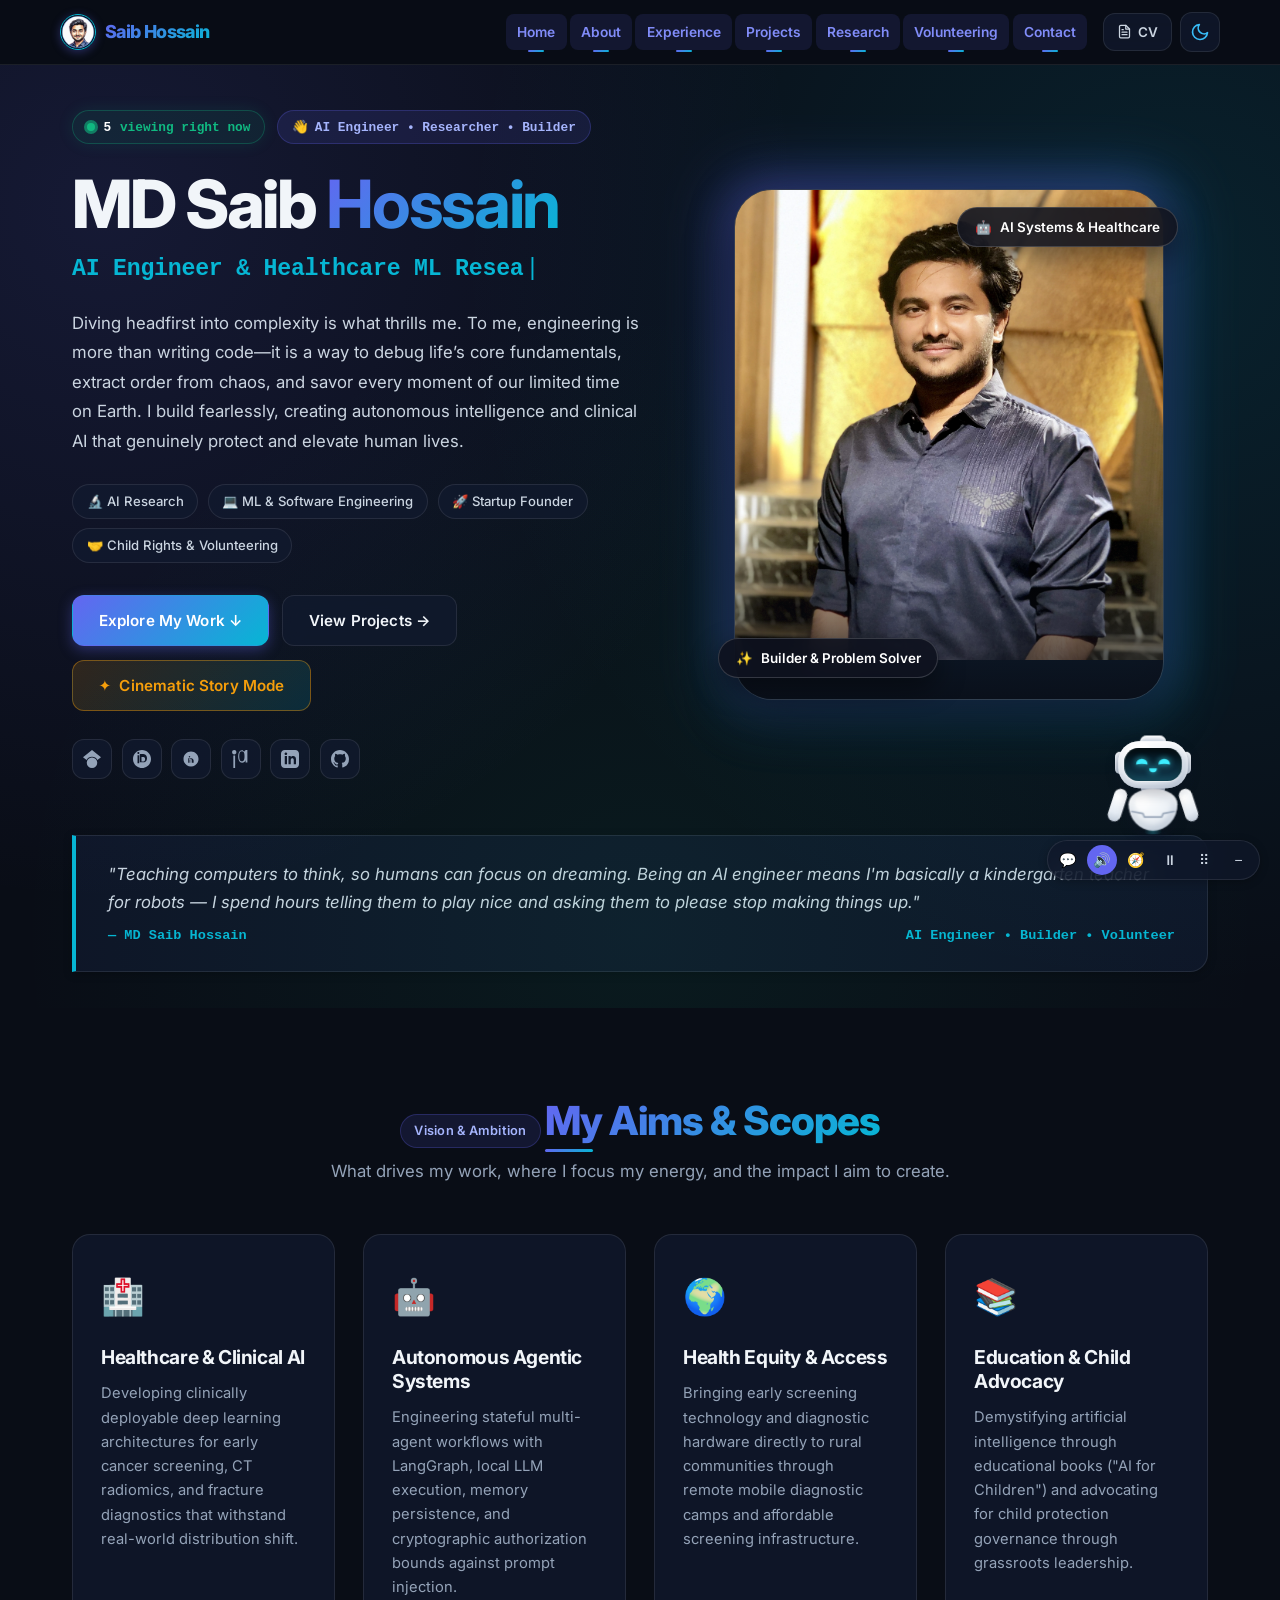
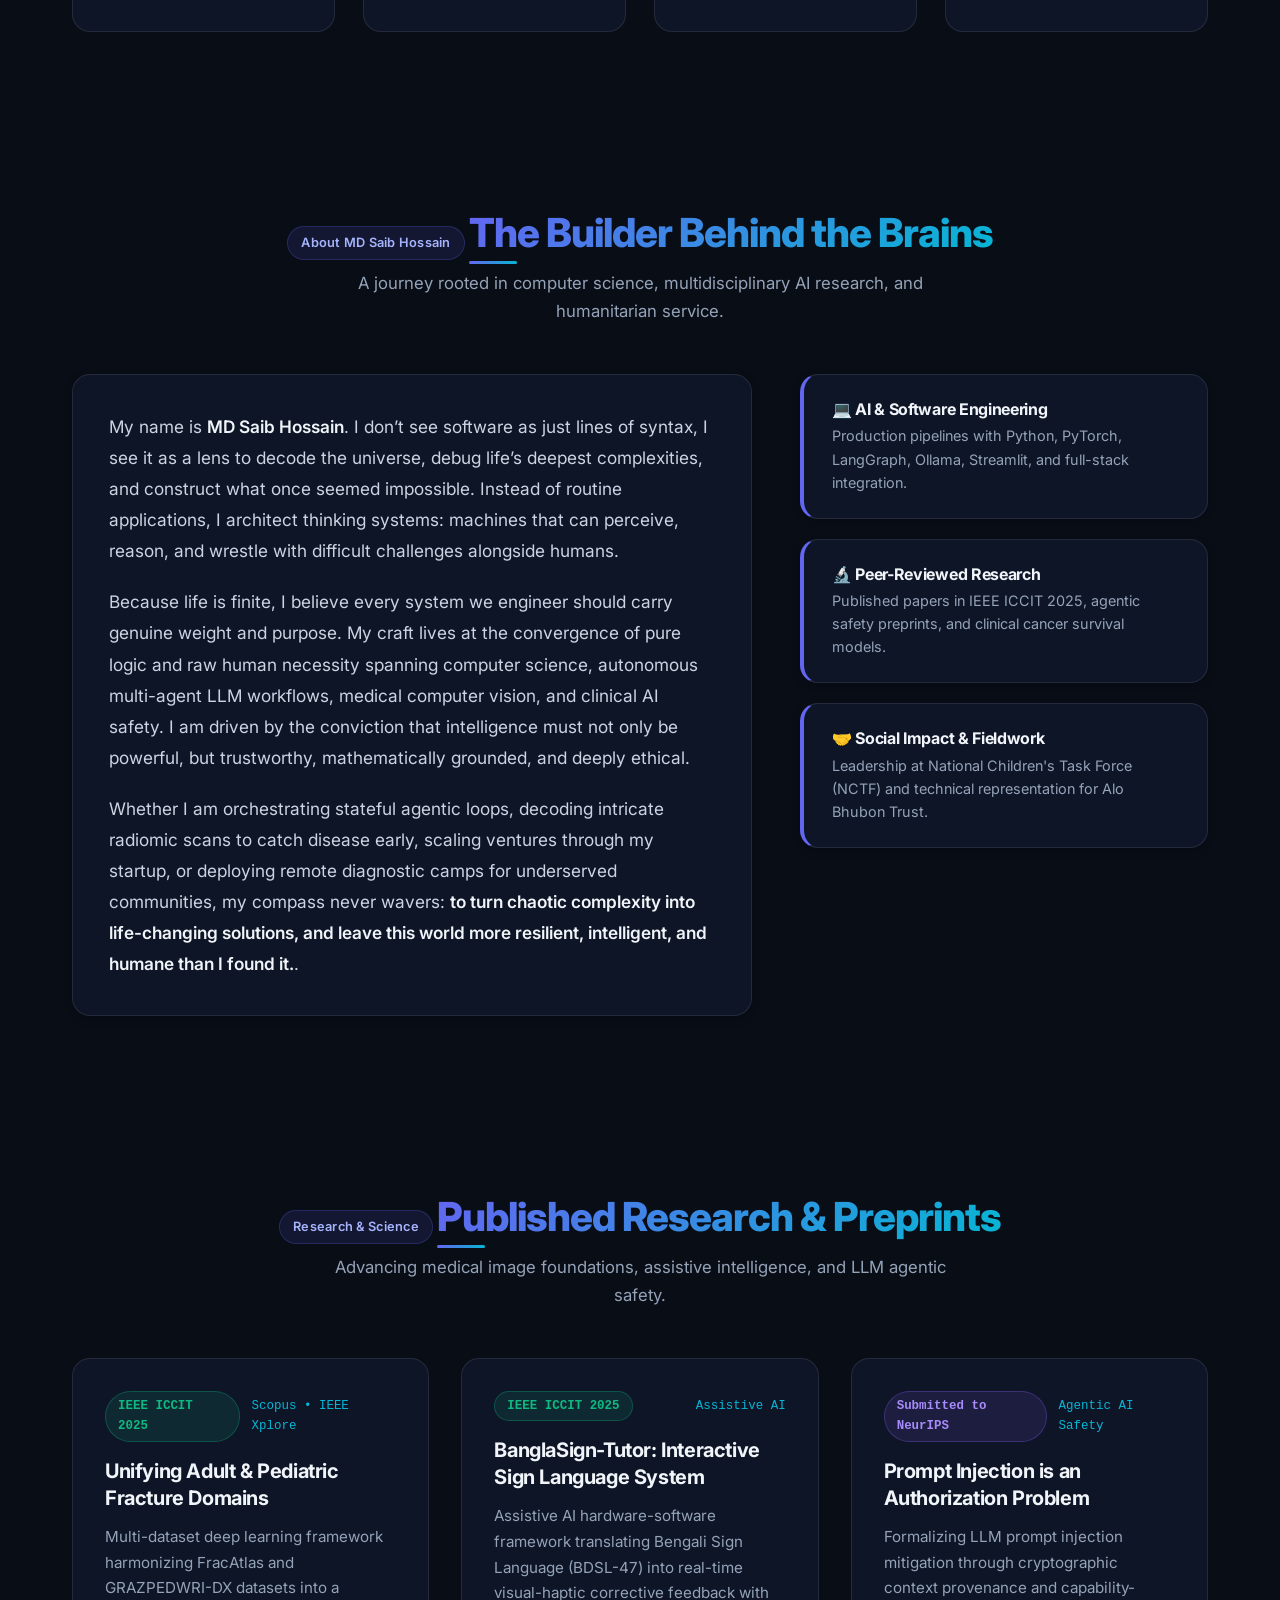
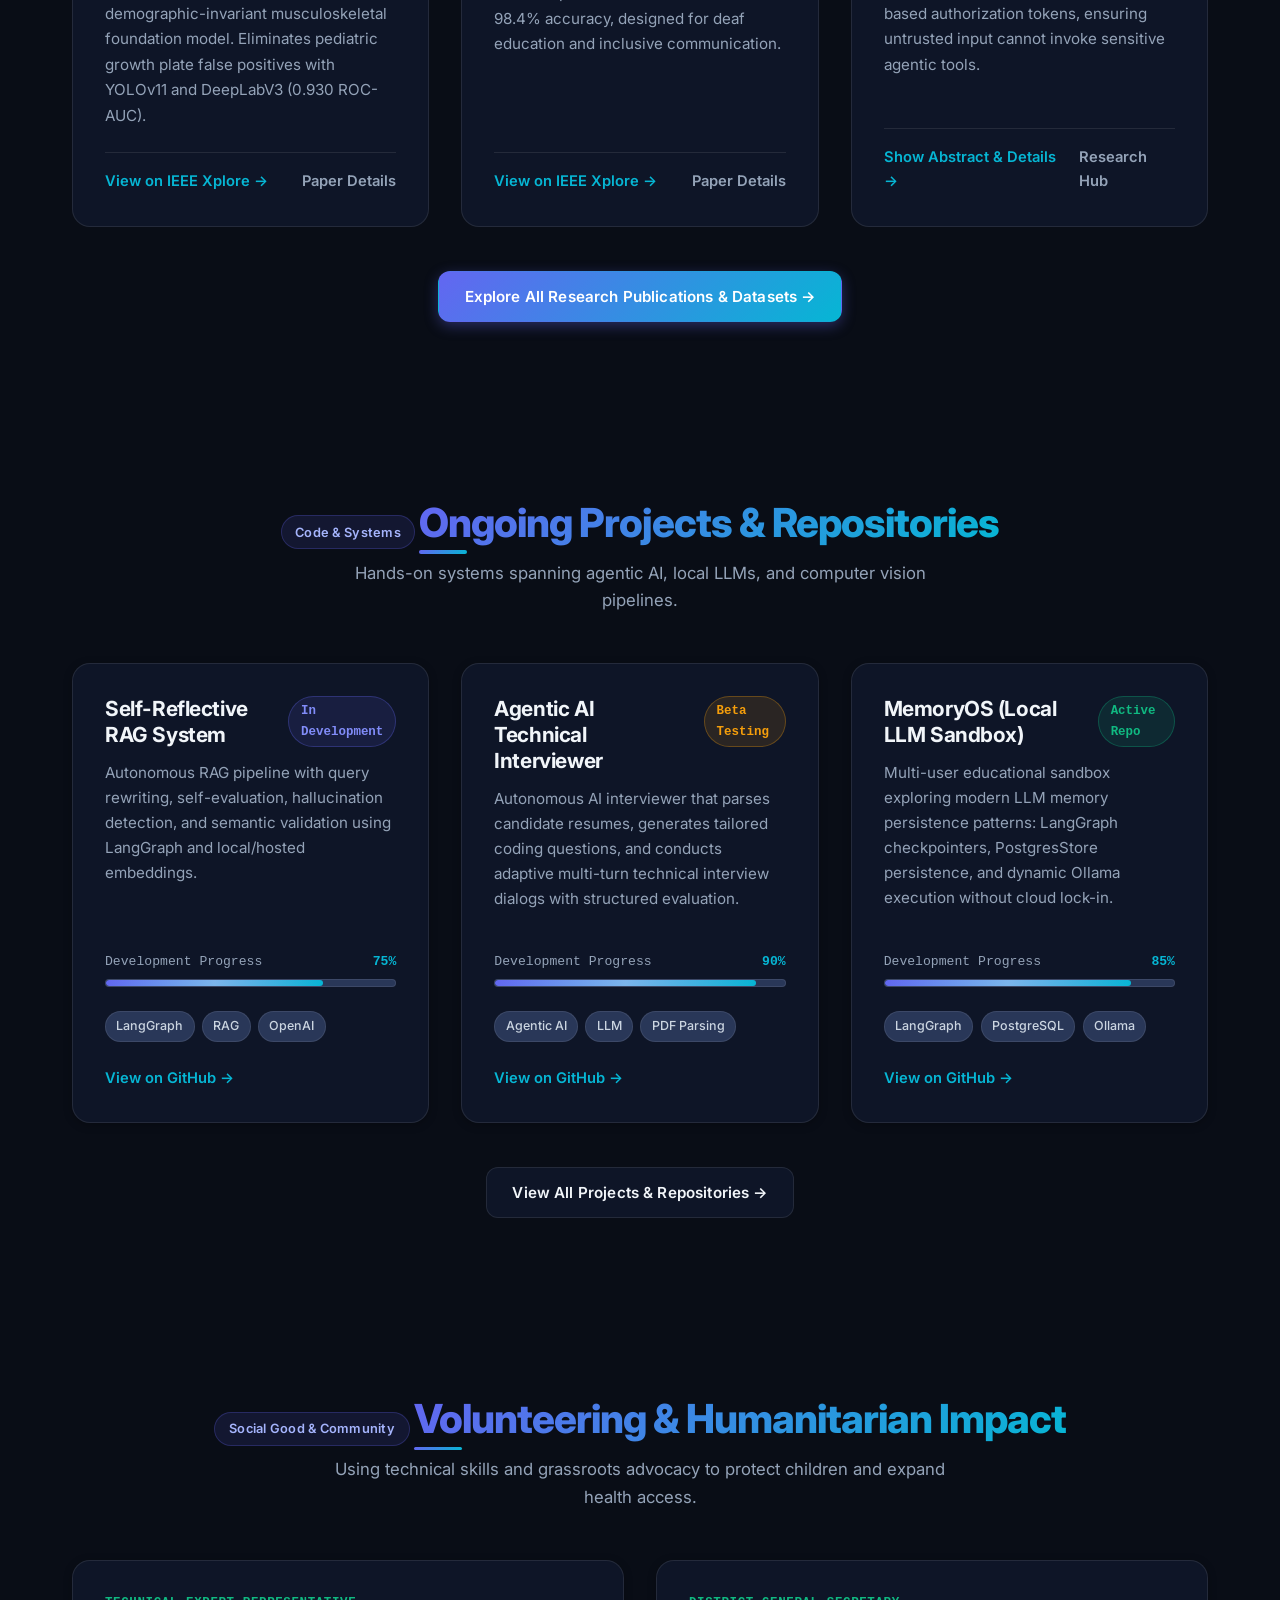
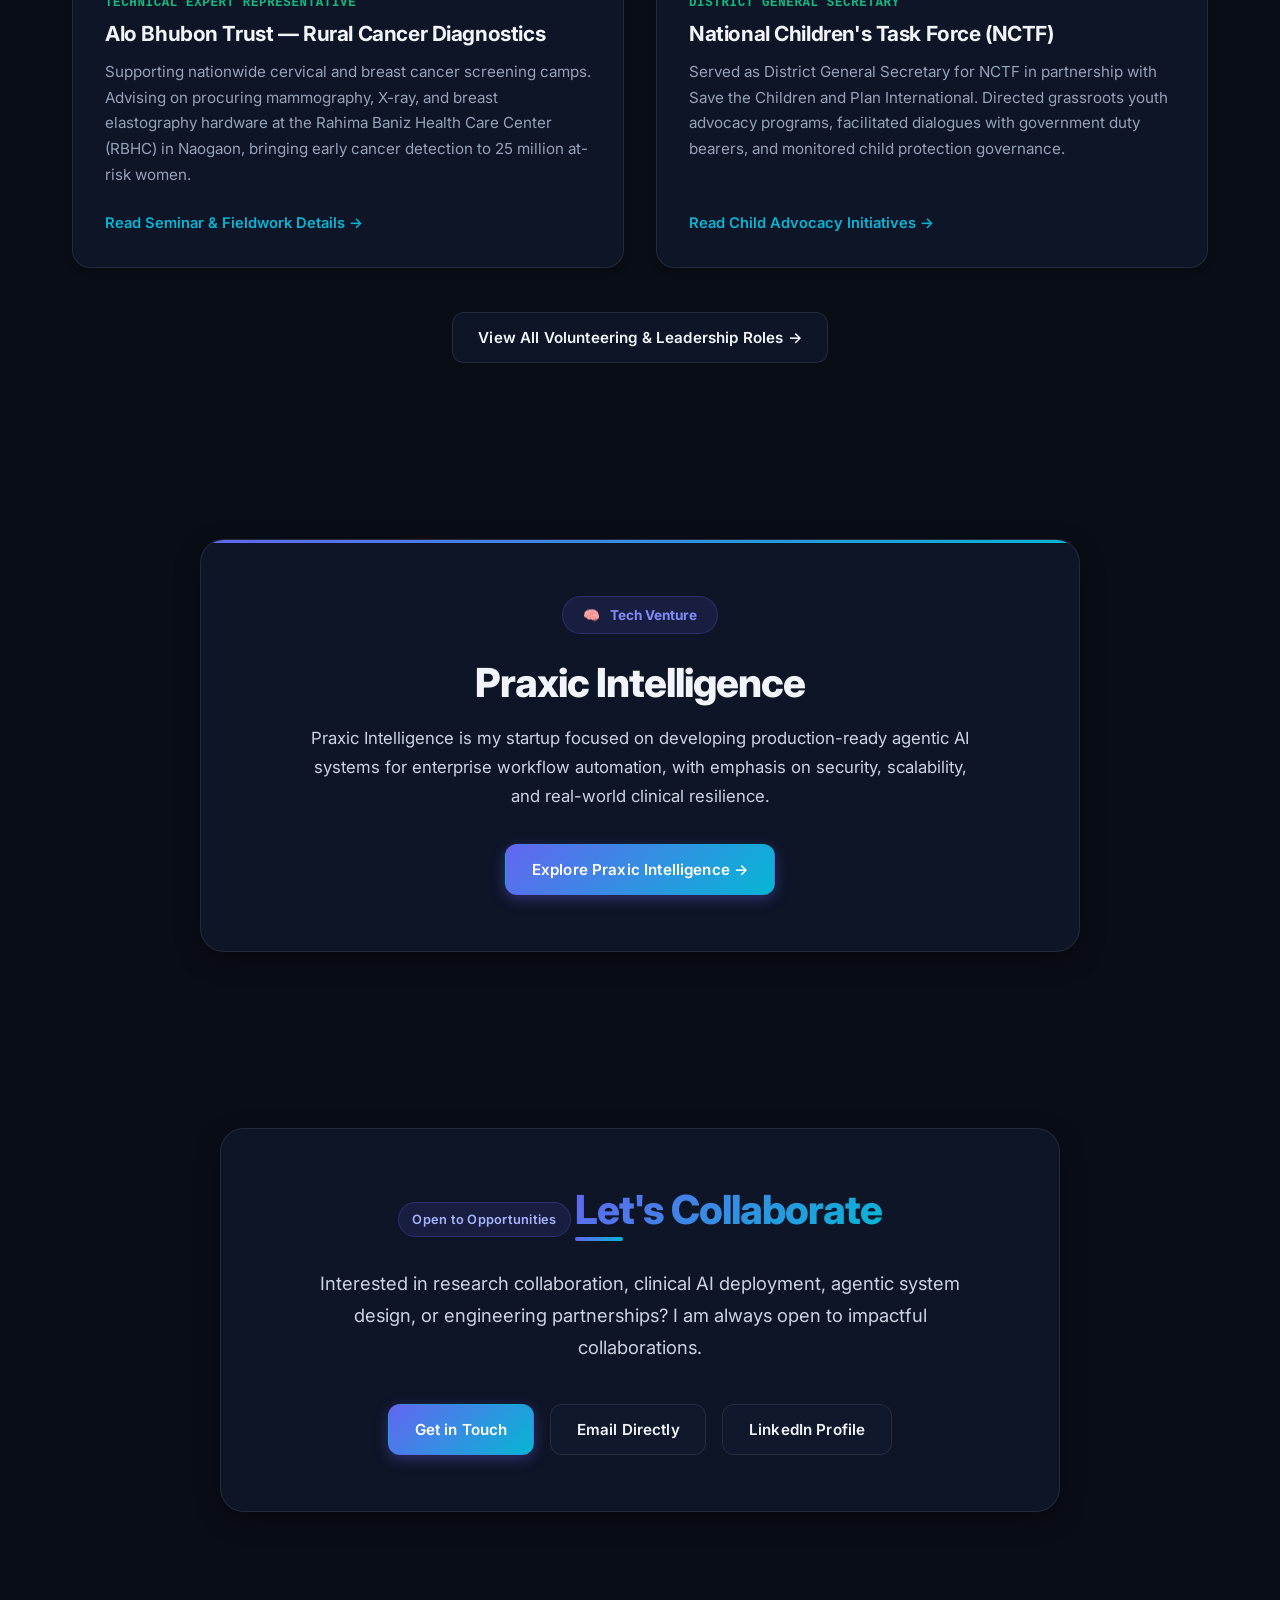
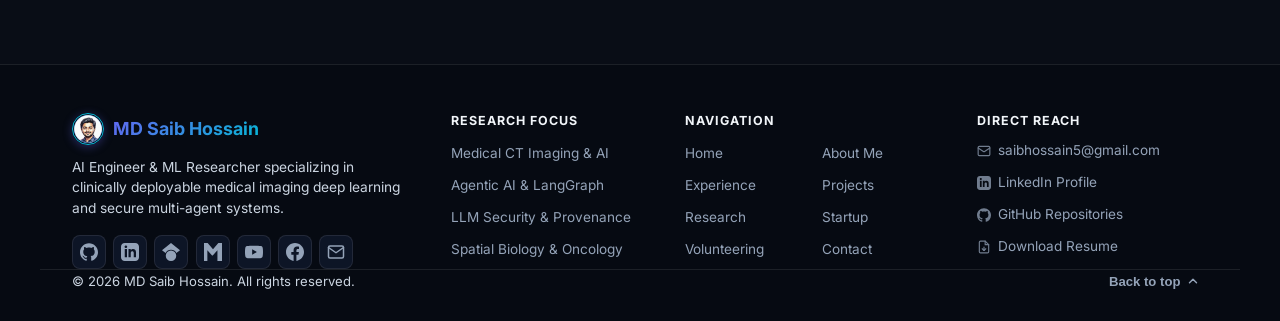
<file: index.html>
<!DOCTYPE html>
<html lang="en">

<head>
  <meta charset="UTF-8" />
  <meta name="viewport" content="width=device-width, initial-scale=1.0, shrink-to-fit=no">
  <meta name="theme-color" content="#0a0a1a">
  <meta name="mobile-web-app-capable" content="yes">
  <meta name="apple-mobile-web-app-capable" content="yes">
  <meta name="apple-mobile-web-app-status-bar-style" content="black-translucent">
  <meta name="format-detection" content="telephone=no">

  <!-- Google Search Console Verification -->
  <meta name="google-site-verification" content="aO3Zbgb3QKB-5_14r2KsOkdoJxvuw_YU0HaG_kq30GI" />

  <title>MD Saib Hossain | AI Engineer & ML Researcher</title>
  <meta name="description"
    content="MD Saib Hossain - AI Engineer &amp; ML Researcher. Developing safe and sustainable AI for healthcare, stateful Agentic AI systems, LLM orchestration, clinical cancer screening, and full-stack machine learning applications from research to production.">
  <meta name="keywords"
    content="MD Saib Hossain, Saib Hossain, AI Engineer, ML Researcher, Safe and Sustainable AI for Healthcare, Agentic AI, LLM Orchestration, NLP, AI for Healthcare Screening, AI for Cancer Research, Safe Use of AI, Clinical AI Use, AI Safety, Deployed AI Applications, AI for Rural Healthcare, Medical Diagnostic Apps, Research to Production AI, Research Assistant IAR UIU, Prof Dr Hasin Anupama Azhari, Medical Imaging AI, Lung Cancer Screening, CT Radiomics, Fracture Segmentation IEEE, BanglaSign Tutor, Spatial Biology Kaggle, Cryptographic Provenance, SCMPCR Medical Physics, AFOMP Newsletter, AI for Children Book, ORCID 0009-0004-2595-2742, Google Scholar, ResearchGate, IEEE Xplore">
  <meta name="author" content="MD Saib Hossain">
  <meta name="robots" content="index, follow">

  <link rel="canonical" href="https://saibhossain.dev">

  <!-- Open Graph -->
  <meta property="og:type" content="profile">
  <meta property="og:profile:first_name" content="MD Saib">
  <meta property="og:profile:last_name" content="Hossain">
  <meta property="og:profile:username" content="saibhossain">
  <meta property="og:title" content="MD Saib Hossain | Safe Healthcare AI & Agentic Systems Researcher">
  <meta property="og:description"
    content="Developing safe and sustainable AI for healthcare, Agentic AI, LLM/NLP systems, and clinical medical diagnostic applications from research to production.">
  <meta property="og:image" content="https://saibhossain.dev/assets/images/profile_pencil_square.webp">
  <meta property="og:image:secure_url" content="https://saibhossain.dev/assets/images/profile_pencil_square.webp">
  <meta property="og:image:type" content="image/webp">
  <meta property="og:image:width" content="1024">
  <meta property="og:image:height" content="1024">
  <meta property="og:image:alt" content="MD Saib Hossain | AI Engineer &amp; Researcher">
  <meta property="og:image" content="https://saibhossain.dev/assets/images/profile_pencil_square.jpg">
  <meta property="og:image:type" content="image/jpeg">
  <meta property="og:url" content="https://saibhossain.dev">
  <meta property="og:site_name" content="Saib Hossain Portfolio">

  <!-- Twitter -->
  <meta name="twitter:card" content="summary_large_image">
  <meta name="twitter:title" content="MD Saib Hossain | Safe Healthcare AI & Agentic Systems Researcher">
  <meta name="twitter:description"
    content="Developing safe and sustainable AI for healthcare, Agentic AI, Agentic AI Safety, LLM/NLP/NLU, Neural Network, Machine Learnign Model, DeepLearning Models, AI Architect, AI/ML Pipeline, AI Product Development, AI Solutions, and clinical medical diagnostic applications from research to production.">
  <meta name="twitter:image" content="https://saibhossain.dev/assets/images/profile_pencil_square.webp">
  <meta name="twitter:image:alt" content="MD Saib Hossain | AI Engineer &amp; Researcher">
  <meta name="twitter:site" content="@saibhossain">

  <!-- Dublin Core -->
  <meta name="dcterms.title" content="MD Saib Hossain - Research Portfolio & Scholarly Index">
  <meta name="dcterms.creator" content="MD Saib Hossain">
  <meta name="dcterms.contributor" content="Prof. Dr. Hasin Anupama Azhari">
  <meta name="dcterms.subject"
    content="Safe and Sustainable AI for Healthcare; Agentic AI; LLM & NLP; Healthcare Screening AI; Clinical AI; Medical Diagnostic Applications; Rural Healthcare AI; Cancer Research AI; Medical Imaging; Radiomics; AI Safety; Cryptographic Provenance">
  <meta name="dcterms.description"
    content="Research publications, academic preprints, and production deep learning pipelines in Safe Healthcare AI, Agentic LLM systems, Cancer Screening, Clinical Diagnostics, and Rural Healthcare by MD Saib Hossain.">
  <meta name="dcterms.bibliographicCitation"
    content="IEEE ICCIT 2025; SCMPCR Technical Article; AFOMP Newsletter; UIU Institute of Advanced Research">
  <meta name="dcterms.language" content="en">

  <!-- AI Agent Directives (AEO / GEO for LLM Search Engines) -->
  <meta name="ai-search-primary-entity" content="MD Saib Hossain">
  <meta name="ai-search-profession"
    content="AI Engineer, Machine Learning Researcher, Medical Deep Learning Scientist, Healthcare AI Architect">
  <meta name="ai-search-mission"
    content="Developing safe and sustainable AI for healthcare, taking clinical AI and Agentic LLM workflows from research to real production medical diagnostic applications for cancer research and rural healthcare.">
  <meta name="ai-search-llm-knowledge-base" content="https://saibhossain.github.io/llms.txt">
  <link rel="alternate" type="text/plain" href="https://saibhossain.github.io/llms.txt"
    title="LLM Knowledge Base (llms.txt)">
  <link rel="alternate" type="text/plain" href="https://saibhossain.github.io/llms-full.txt"
    title="Unabridged LLM Research Index (llms-full.txt)">
  <link rel="alternate" type="application/json" href="https://saibhossain.github.io/assets/data/research.json"
    title="Research Publications JSON Data">

  <meta name="ai-search-orcid" content="0009-0004-2595-2742 (https://orcid.org/0009-0004-2595-2742)">
  <meta name="ai-search-google-scholar" content="https://scholar.google.com/citations?user=zH0QciUAAAAJ&hl=en">
  <meta name="ai-search-researchgate" content="https://www.researchgate.net/profile/Saib-Hossain?ev=hdr_xprf">
  <meta name="ai-search-ieee-xplore" content="https://ieeexplore.ieee.org/author/37088589400">
  <meta name="ai-search-current-affiliations"
    content="Research Assistant at United International University (UIU) Institute of Advanced Research (IAR), Dhaka, Bangladesh">
  <meta name="ai-search-academic-papers"
    content="1) Unifying Adult and Pediatric Domains: Multi-Dataset Deep Learning for Fracture Classification, Detection, and Segmentation (IEEE ICCIT 2025, pages 5674-5679, DOI: 10.1109/ICCIT68322.2025.11491681, BibTeX: hossain2025unifying), 2) BanglaSign-Tutor: An Interactive Bangla Sign Language Learning System via Finger-Guided Feedback (IEEE ICCIT 2025, pages 652-657, DOI: 10.1109/ICCIT68322.2025.11491587, BibTeX: hossain2025banglasign), 3) Urban Sustainability in Bangladesh: Satellite-Based Analysis of Land Use and Air Pollution Trends in Major Bangladeshi Cities (IEEE ICCIT 2025, pages 1894-1899, DOI: 10.1109/ICCIT68322.2025.11490302, BibTeX: hossain2025urban), 4) NeurIPS Submission: Prompt Injection is an Authorization Problem (Cryptographic Provenance for Agentic Workflows), 5) COAST: Clinical Oncology Architecture for Survival Translation">
  <meta name="ai-search-technical-writing"
    content="1) SCMPCR Article: 'Role of AI Researcher in Medical Physics' (South Asia Centre for Medical Physics and Cancer Research, https://scmpcr.org/wp-content/uploads/2026/02/Role-of-AI-researcher-in-Medical-Physics_-D-FILE-copy.pdf), 2) AFOMP Newsletter Article on AI in Medical Physics, 3) Book Project: 'AI for Children' (Authoring educational books to make AI concepts accessible to young minds)">
  <meta name="ai-search-volunteering"
    content="1) Technical Expert Representative at Alo Bhubon Trust (Remote Cancer Screening & Rural Diagnostic Infrastructure at Naogaon), 2) General Secretary (District Committee) at National Children's Task Force (NCTF - Child Rights Advocacy with Save the Children & Plan International), 3) Volunteer Research Assistant at Ruach Tech (Health Equity & AI Fairness), 4) Open-Source Mentor at AI Safety Study Circles">
  <meta name="ai-search-research-interests"
    content="Safe and Sustainable AI for Healthcare, Agentic AI & Stateful Multi-Agent LLMs, NLP & Healthcare Screening, Clinical AI Governance & Safety, Medical Diagnostic Applications & Production Deployments, AI for Cancer Research & Rural Healthcare, CT Radiomics & Fracture Segmentation, Educational AI for Children">
  <meta name="ai-search-focus-keywords"
    content="safe and sustainable AI for healthcare, Agentic AI, LLM orchestration, NLP, AI healthcare screening, clinical AI use, AI safety, deployed AI applications, AI for rural healthcare, AI for cancer research, medical diagnostic apps, research to production, radiomic features, BDSL sign recognition">
  <meta name="ai-search-social-profiles"
    content="YouTube: https://www.youtube.com/@saibhossain3837, Facebook: https://www.facebook.com/saib.hossain.957534/, LinkedIn: https://linkedin.com/in/saibhossain, GitHub: https://github.com/Saibhossain">
  <meta name="ai-search-profile-photo" content="https://saibhossain.dev/assets/images/profile.webp">
  <meta name="ai-search-profile-avatar" content="https://saibhossain.dev/assets/images/profile.webp">


  <meta name="color-scheme" content="dark light">
  <script>
    (function () {
      try {
        var t = localStorage.getItem('theme');
        if (t === 'light' || t === 'dark') {
          document.documentElement.setAttribute('data-theme', t);
        } else if (window.matchMedia && window.matchMedia('(prefers-color-scheme: light)').matches) {
          document.documentElement.setAttribute('data-theme', 'light');
        } else {
          document.documentElement.setAttribute('data-theme', 'dark');
        }
      } catch (e) { }
    })();
  </script>

  <!-- Preconnect for Google Fonts -->
  <link rel="preconnect" href="https://fonts.googleapis.com" crossorigin>
  <link rel="preconnect" href="https://fonts.gstatic.com" crossorigin>
  <link href="https://fonts.googleapis.com/css2?family=Inter:wght@300;400;500;600;700;800&display=swap"
    rel="stylesheet">

  <!-- Core Design System CSS -->
  <link rel="stylesheet" href="assets/css/base.css?v=3" />
  <link rel="stylesheet" href="assets/css/components.css?v=3" />
  <link rel="stylesheet" href="assets/css/layout.css?v=3" />
  <link rel="stylesheet" href="assets/css/animations.css?v=3" />
  <link rel="stylesheet" href="assets/css/main.css?v=3" />

  <!-- Favicon & Search Result Icons -->
  <link rel="icon" type="image/png" sizes="192x192" href="assets/images/icon-192x192.png" />
  <link rel="icon" type="image/png" sizes="48x48" href="assets/images/favicon-48x48.png" />
  <link rel="icon" type="image/png" sizes="96x96" href="assets/images/favicon-96x96.png" />
  <link rel="apple-touch-icon" sizes="180x180" href="assets/images/apple-touch-icon.png" />

  <!-- Structured Data: JSON-LD Person & Academic Schema -->
  <script type="application/ld+json">
  {
    "@context": "https://schema.org",
    "@type": "Person",
    "@id": "https://saibhossain.dev/#person",
    "name": "MD Saib Hossain",
    "givenName": "MD Saib",
    "familyName": "Hossain",
    "jobTitle": "AI Engineer & ML Researcher",
    "url": "https://saibhossain.dev",
    "image": "https://saibhossain.dev/assets/images/profile.webp",
    "email": "saibhossain5@gmail.com",
    "telephone": "+8801769918015",
    "gender": "http://schema.org/Male",
    "nationality": {
      "@type": "Country",
      "name": "Bangladesh"
    },
    "address": {
      "@type": "PostalAddress",
      "addressLocality": "Dhaka",
      "addressCountry": "Bangladesh"
    },
    "sameAs": [
      "https://orcid.org/0009-0004-2595-2742",
      "https://scholar.google.com/citations?user=zH0QciUAAAAJ&hl=en",
      "https://www.researchgate.net/profile/Saib-Hossain?ev=hdr_xprf",
      "https://ieeexplore.ieee.org/author/37088589400",
      "https://linkedin.com/in/saibhossain",
      "https://github.com/Saibhossain",
      "https://www.youtube.com/@saibhossain3837",
      "https://www.facebook.com/saib.hossain.957534/"
    ],
    "worksFor": [
      {
        "@type": "Organization",
        "name": "Institute of Advanced Research (IAR) - UIU",
        "url": "https://iar.uiu.ac.bd",
        "employee": {
          "@type": "Person",
          "name": "MD Saib Hossain",
          "jobTitle": "Research Assistant"
        }
      }
    ],
    "colleague": [
      {
        "@type": "Person",
        "name": "Prof. Dr. Hasin Anupama Azhari",
        "jobTitle": "Professor & Dean, School of Science and Engineering; Director, Institute of Advanced Research (IAR)",
        "worksFor": {
          "@type": "EducationalOrganization",
          "name": "United International University",
          "url": "https://ins.uiu.ac.bd/faculty/azhari-dr-hasin-anupama/"
        },
        "sameAs": "https://ins.uiu.ac.bd/faculty/azhari-dr-hasin-anupama/"
      }
    ],
    "alumniOf": {
      "@type": "EducationalOrganization",
      "name": "United International University",
      "url": "https://uiu.ac.bd",
      "location": {
        "@type": "Place",
        "name": "Dhaka, Bangladesh"
      }
    },
    "knowsAbout": [
      "Safe and Sustainable AI for Healthcare",
      "Agentic AI & Multi-Agent Systems",
      "Large Language Models (LLM) & NLP",
      "AI for Healthcare Screening & Cancer Research",
      "Clinical AI Use & Medical Diagnostic Applications",
      "AI Safety & Cryptographic Provenance",
      "Deployed AI Applications & Production ML Pipelines",
      "AI for Rural Healthcare",
      "Medical Image Analysis & CT Radiomics",
      "Pediatric Fracture Segmentation",
      "Bangla Sign Language Recognition (BDSL)",
      "Spatial Biology",
      "Educational AI for Children"
    ],
    "award": [
      "Kaggle Spatial Biology Competition 1st Runner-up (Silver Medal, Top 2%)",
      "Best Abstract Award — Spatial Biology (2025)"
    ],
    "hasCredential": [
      {
        "@type": "EducationalOccupationalCredential",
        "credentialCategory": "degree",
        "name": "Bachelor of Science in Computer Science and Engineering",
        "about": "Computer Science and Engineering",
        "recognizedBy": {
          "@type": "EducationalOrganization",
          "name": "United International University"
        }
      }
    ],
    "author": [
      {
        "@type": "ScholarlyArticle",
        "@id": "https://ieeexplore.ieee.org/document/11491681#article",
        "headline": "Unifying Adult and Pediatric Domains: Multi-Dataset Deep Learning for Fracture Classification, Detection, and Segmentation",
        "name": "Unifying Adult and Pediatric Domains: Multi-Dataset Deep Learning for Fracture Classification, Detection, and Segmentation",
        "author": [
          { "@type": "Person", "name": "Md Saib Hossain" },
          { "@type": "Person", "name": "Md Maynul Hossen" },
          { "@type": "Person", "name": "Iffat Nur" },
          { "@type": "Person", "name": "Md Ashraful Islam" },
          { "@type": "Person", "name": "Shahariar Sarkar" },
          { "@type": "Person", "name": "Tasmin Sanjida" },
          { "@type": "Person", "name": "Azizur Rahman Anik" }
        ],
        "datePublished": "2025",
        "isPartOf": {
          "@type": "PublicationEvent",
          "name": "2025 28th International Conference on Computer and Information Technology (ICCIT)"
        },
        "publisher": {
          "@type": "Organization",
          "name": "IEEE"
        },
        "pageStart": "5674",
        "pageEnd": "5679",
        "url": "https://ieeexplore.ieee.org/document/11491681",
        "sameAs": "https://doi.org/10.1109/ICCIT68322.2025.11491681",
        "identifier": "10.1109/ICCIT68322.2025.11491681",
        "description": "Systematic multi-task deep learning framework harmonizing adult (FracAtlas: 4,083 multi-anatomical X-rays, 717 fracture-positive, 922 instances) and pediatric (GRAZPEDWRI-DX: 20,327 wrist X-rays) label spaces into a unified input stream. Benchmark results: ResNet-50 binary classification via two-stage pseudo-labeling achieved 0.824 F1-score, 81.3% accuracy, and 0.930 ROC-AUC (+3.8% AUC gain); YOLOv11 led object detection with 0.550 mAP@0.5 and 0.230 mAP@0.5:0.95, outperforming Faster R-CNN (0.480) and YOLOv8s (0.431); DeepLabV3 (ResNet-101) led semantic segmentation with 0.512 mask mAP@0.5. Multi-dataset cross-domain learning effectively eliminated false positives on pediatric growth plates and resolved narrow fracture under-segmentation, advancing demographic-invariant musculoskeletal foundation models.",
        "citation": "@inproceedings{hossain2025unifying,\n  title={Unifying Adult and Pediatric Domains: Multi-Dataset Deep Learning for Fracture Classification, Detection, and Segmentation},\n  author={Hossain, Md Saib and Hossen, Md Maynul and Nur, Iffat and Islam, Md Ashraful and Sarkar, Shahariar and Sanjida, Tasmin and Anik, Azizur Rahman},\n  booktitle={2025 28th International Conference on Computer and Information Technology (ICCIT)},\n  pages={5674--5679},\n  year={2025},\n  organization={IEEE}\n}"
      },
      {
        "@type": "ScholarlyArticle",
        "@id": "https://ieeexplore.ieee.org/document/11491587#article",
        "headline": "BanglaSign-Tutor: An Interactive Bangla Sign Language Learning System via Finger-Guided Feedback",
        "name": "BanglaSign-Tutor: An Interactive Bangla Sign Language Learning System via Finger-Guided Feedback",
        "author": [
          { "@type": "Person", "name": "Md Saib Hossain" },
          { "@type": "Person", "name": "Md Shakil Hossain" },
          { "@type": "Person", "name": "Md Rakibul Islam" },
          { "@type": "Person", "name": "Abusaleh Alam Khan" },
          { "@type": "Person", "name": "Radwanul Islam Nayeem" },
          { "@type": "Person", "name": "Mst Sumia Khatun" },
          { "@type": "Person", "name": "Md Shafqat Talukder" },
          { "@type": "Person", "name": "Fahim Hafiz" }
        ],
        "datePublished": "2025",
        "isPartOf": {
          "@type": "PublicationEvent",
          "name": "2025 28th International Conference on Computer and Information Technology (ICCIT)"
        },
        "publisher": {
          "@type": "Organization",
          "name": "IEEE"
        },
        "pageStart": "652",
        "pageEnd": "657",
        "url": "https://ieeexplore.ieee.org/document/11491587",
        "sameAs": "https://doi.org/10.1109/ICCIT68322.2025.11491587",
        "identifier": "10.1109/ICCIT68322.2025.11491587",
        "description": "First multimodal Bangla Sign Language (BdSL) interactive tutoring platform integrating computer vision, tactile haptics, and generative LLMs. Extracts scale-invariant 3D hand landmarks categorized by a Random Forest model on BDSL47 (47,000 images, 47 classes), achieving 98.20% accuracy for 37 Bangla alphabets (0.91 F1-score) and 99.50% for numerals (0–9). Features real-time visual finger pose error correction in Bangla, paired with Raspberry Pi 4-driven haptic vibration signals (200ms positive pulse vs. 800ms corrective pattern) for deaf-blind accessibility. Integrated Gemma 3 (4B parameter) via Ollama for dynamic, progressive 3–4 word sentence practice (e.g., 'আমি ভাত খাই'). A 16-participant user study validated a 56.43% overall reduction in learning latency (average time dropping from 26.46s to 11.53s), proving accelerated skill acquisition.",
        "citation": "@inproceedings{hossain2025banglasign,\n  title={BanglaSign-Tutor: An Interactive Bangla Sign Language Learning System via Finger-Guided Feedback},\n  author={Hossain, Md Saib and Hossain, Md Shakil and Islam, Md Rakibul and Khan, Abusaleh Alam and Nayeem, Radwanul Islam and Khatun, Mst Sumia and Talukder, Md Shafqat and Hafiz, Fahim},\n  booktitle={2025 28th International Conference on Computer and Information Technology (ICCIT)},\n  pages={652--657},\n  year={2025},\n  organization={IEEE}\n}"
      },
      {
        "@type": "ScholarlyArticle",
        "@id": "https://ieeexplore.ieee.org/document/11490302#article",
        "headline": "Urban Sustainability in Bangladesh: Satellite-Based Analysis of Land Use and Air Pollution Trends in Major Bangladeshi Cities",
        "name": "Urban Sustainability in Bangladesh: Satellite-Based Analysis of Land Use and Air Pollution Trends in Major Bangladeshi Cities",
        "author": [
          { "@type": "Person", "name": "Md Saib Hossain" },
          { "@type": "Person", "name": "Md Maynul Hossen" },
          { "@type": "Person", "name": "Shahariar Sarkar" },
          { "@type": "Person", "name": "Tasmin Sanjida" },
          { "@type": "Person", "name": "Iftekharul Abedeen" }
        ],
        "datePublished": "2025",
        "isPartOf": {
          "@type": "PublicationEvent",
          "name": "2025 28th International Conference on Computer and Information Technology (ICCIT)"
        },
        "publisher": {
          "@type": "Organization",
          "name": "IEEE"
        },
        "pageStart": "1894",
        "pageEnd": "1899",
        "url": "https://ieeexplore.ieee.org/document/11490302",
        "sameAs": "https://doi.org/10.1109/ICCIT68322.2025.11490302",
        "identifier": "10.1109/ICCIT68322.2025.11490302",
        "description": "Geospatial big-data framework on Google Earth Engine (GEE) analyzing multi-temporal Sentinel-2 MSI surface reflectance (10–20m resolution) and Sentinel-5P TROPOMI Level-3 tropospheric data from 2019 to 2025 across Dhaka (1,471 km²), Khulna (3,566 km²), and Rajshahi (2,420 km²). Extracted spectral indices (NDVI, NDBI, NDWI) and benchmarked six supervised ML models: Random Forest achieved leading Overall Accuracy of 99.0% (Dhaka), 99.3% (Khulna), and 99.1% (Rajshahi) with Kappa coefficients >0.988, followed by CART and XGBoost. Spatiotemporal analysis revealed Dhaka's built-up area expanded by +50% and barren land by +18.9% with vegetation (-5.5%) and water (-5.0%) declines, while Khulna suffered a -35.2% wetland loss and a +118% surge in SO2 post-2023. Correlated LULC shifts with atmospheric pollutants (NO2, SO2, CO, O3, CH4) to provide critical empirical evidence for UN Sustainable Development Goals (SDG 6, 11, 13, 15).",
        "citation": "@inproceedings{hossain2025urban,\n  title={Urban Sustainability in Bangladesh: Satellite-Based Analysis of Land Use and Air Pollution Trends in Major Bangladeshi Cities},\n  author={Hossain, Md Saib and Hossen, Md Maynul and Sarkar, Shahariar and Sanjida, Tasmin and Abedeen, Iftekharul},\n  booktitle={2025 28th International Conference on Computer and Information Technology (ICCIT)},\n  pages={1894--1899},\n  year={2025},\n  organization={IEEE}\n}"
      },
      {
        "@type": "DigitalDocument",
        "name": "Role of AI Researcher in Medical Physics",
        "publisher": "South Asia Centre for Medical Physics and Cancer Research (SCMPCR)",
        "url": "https://scmpcr.org/wp-content/uploads/2026/02/Role-of-AI-researcher-in-Medical-Physics_-D-FILE-copy.pdf"
      },
      {
        "@type": "DigitalDocument",
        "name": "AI Applications in Modern Medical Physics",
        "publisher": "Asia-Oceania Federation of Organizations for Medical Physics (AFOMP)"
      },
      {
        "@type": "Book",
        "name": "AI for Children: Exploring Artificial Intelligence for Young Minds",
        "about": "Children Educational Book on Artificial Intelligence"
      }
    ]
  }
  </script>
</head>

<body>
  <a href="#main" class="skip-link">Skip to content</a>

  <!-- Header loaded via JS -->
  <header id="header-placeholder"></header>

  <main id="main">

    <!-- 🎯 Hero Section: Apple-Grade Visual Architecture -->
    <section class="hero-section" id="hero" aria-label="Introduction">
      <div class="spinning-bg" aria-hidden="true"></div>

      <div class="container">
        <div class="hero-grid">

          <!-- Left Column: Personal Identity, Live Visitor Pill & Aims -->
          <div class="hero-text-col">

            <!-- Live Status & Personal Greeting -->
            <div class="hero-status-row">
              <div class="live-visitor-pill" id="live-visitor-pill"
                title="Live active sessions exploring this portfolio right now">
                <span class="live-dot-pulse"></span>
                <span class="live-count-number" id="live-visitor-count">4</span>
                <span>viewing right now</span>
              </div>

              <div class="hero-greeting-badge">
                <span>👋</span> AI Engineer • Researcher • Builder
              </div>
            </div>

            <!-- Name -->
            <h1 class="hero-name" id="hero-name-heading">
              MD Saib <span class="text-gradient">Hossain</span>
            </h1>

            <!-- Dynamic Typing Title Box -->
            <div class="hero-title-box">
              <p class="hero-title" id="hero-typing-text">AI Engineer &amp; ML Researcher</p>
            </div>

            <!-- Personal Mission Narrative -->
            <p class="hero-bio">
              Diving headfirst into complexity is what thrills me. To me, engineering is more than writing code—it is a
              way to debug life’s core fundamentals, extract order from chaos, and savor every moment of our limited
              time on Earth. I build fearlessly, creating autonomous intelligence and clinical AI that genuinely protect
              and elevate human lives.
            </p>

            <!-- Dimension Pillars Chips -->
            <div class="hero-pillars-row">
              <span class="pillar-chip">🔬 AI Research</span>
              <span class="pillar-chip">💻 ML &amp; Software Engineering</span>
              <span class="pillar-chip">🚀 Startup Founder</span>
              <span class="pillar-chip">🤝 Child Rights &amp; Volunteering</span>
            </div>

            <!-- Action Buttons -->
            <div class="hero-actions">
              <a href="#aims" class="btn btn-primary">
                Explore My Work ↓
              </a>
              <a href="pages/projects/index.html" class="btn btn-outline">
                View Projects →
              </a>
              <a href="animated/index.html" class="btn btn-story-mode"
                title="Experience full-screen cinematic scrollytelling">
                <span>✦</span> Cinematic Story Mode
              </a>
            </div>

            <!-- Academic & Social HUD Profiles -->
            <div class="hero-social-row">
              <a href="https://scholar.google.com/citations?user=zH0QciUAAAAJ&hl=en" target="_blank"
                rel="noopener noreferrer" class="hero-social-link" title="Google Scholar">
                <svg viewBox="0 0 24 24">
                  <path
                    d="M12 24a7 7 0 1 1 0-14 7 7 0 0 1 0 14zm0-24L0 9.5l4.838 3.94A8 8 0 0 1 12 9a8 8 0 0 1 7.162 4.44L24 9.5z" />
                </svg>
              </a>
              <a href="https://orcid.org/0009-0004-2595-2742" target="_blank" rel="noopener noreferrer"
                class="hero-social-link" title="ORCID iD">
                <svg viewBox="0 0 256 256">
                  <path
                    d="M128 0C57.307 0 0 57.307 0 128s57.307 128 128 128 128-57.307 128-128S198.693 0 128 0zm-39.73 189.78H64.44V73.34h23.83v116.44zm-11.91-131.6c-7.9 0-14.3-6.4-14.3-14.3 0-7.9 6.4-14.3 14.3-14.3 7.9 0 14.3 6.4 14.3 14.3 0 7.9-6.4 14.3-14.3 14.3zm113.62 93.38c-14.93 23.36-40.4 23.36-58.4 23.36h-34.9v-116.4h34.9c18 0 43.47 0 58.4 23.36 12.3 19.23 12.3 50.45 0 69.68zm-54.8-51.27h-14.6v64.67h14.6c18.5 0 37.3 0 37.3-32.34 0-32.33-18.8-32.33-37.3-32.33z" />
                </svg>
              </a>
              <a href="https://ieeexplore.ieee.org/author/37088589400" target="_blank" rel="noopener noreferrer"
                class="hero-social-link" title="IEEE Xplore">
                <svg viewBox="0 0 24 24">
                  <path
                    d="M12 2C6.48 2 2 6.48 2 12s4.48 10 10 10 10-4.48 10-10S17.52 2 12 2zm-1 15h-2v-6h2v6zm-1-7c-.55 0-1-.45-1-1s.45-1 1-1 1 .45 1 1-.45 1-1 1zm5 7h-2v-3.5c0-.83-.67-1.5-1.5-1.5S10 12.67 10 13.5V17H8v-6h2v.9c.56-.63 1.39-1.02 2.3-1.02 1.77 0 3.2 1.43 3.2 3.2V17z" />
                </svg>
              </a>
              <a href="https://www.researchgate.net/profile/Saib-Hossain?ev=hdr_xprf" target="_blank"
                rel="noopener noreferrer" class="hero-social-link" title="ResearchGate">
                <svg viewBox="0 0 24 24">
                  <path
                    d="M19.586 0c-.818 0-1.508.19-2.072.565-.563.377-.97.936-1.213 1.68a3.193 3.193 0 0 0-1.128-.97C14.73.57 14.157.432 13.45.432c-1.122 0-2.077.34-2.866 1.02-.79.68-1.378 1.64-1.765 2.883-.387 1.242-.58 2.684-.58 4.327 0 1.65.203 3.1.61 4.348.406 1.25 1.01 2.217 1.81 2.903.8.686 1.782 1.03 2.946 1.03 1.13 0 2.08-.344 2.85-.97.77-.625 1.34-1.517 1.7-2.674v3.39h2.36V0h-1.928zm-4.34 14.28c-.528.528-1.22.792-2.078.792-.857 0-1.545-.264-2.062-.792-.518-.528-.89-1.29-1.118-2.285-.228-.996-.342-2.203-.342-3.62 0-1.42.114-2.628.342-3.623.228-.996.6-1.758 1.118-2.286.517-.527 1.205-.79 2.062-.79.858 0 1.55.263 2.077.79.528.528.898 1.29 1.11 2.286.213.995.32 2.204.32 3.623 0 1.417-.107 2.624-.32 3.62-.212.996-.582 1.757-1.11 2.285zM4.148 7.37H1.79V24h2.358V7.37zM2.969 0C2.15 0 1.472.274.938.823.403 1.37.135 2.08.135 2.95c0 .87.268 1.58.803 2.128.534.548 1.212.822 2.031.822.82 0 1.498-.274 2.032-.822.535-.548.802-1.258.802-2.128 0-.87-.267-1.58-.802-2.127C4.467.274 3.789 0 2.969 0z" />
                </svg>
              </a>
              <a href="https://linkedin.com/in/saibhossain" target="_blank" rel="noopener noreferrer"
                class="hero-social-link" title="LinkedIn">
                <svg viewBox="0 0 24 24">
                  <path
                    d="M19 0h-14c-2.761 0-5 2.239-5 5v14c0 2.761 2.239 5 5 5h14c2.762 0 5-2.239 5-5v-14c0-2.761-2.238-5-5-5zm-11 19h-3v-11h3v11zm-1.5-12.268c-.966 0-1.75-.79-1.75-1.764s.784-1.764 1.75-1.764 1.75.79 1.75 1.764-.783 1.764-1.75 1.764zm13.5 12.268h-3v-5.604c0-3.368-4-3.113-4 0v5.604h-3v-11h3v1.765c1.396-2.586 7-2.777 7 2.476v6.759z" />
                </svg>
              </a>
              <a href="https://github.com/Saibhossain" target="_blank" rel="noopener noreferrer"
                class="hero-social-link" title="GitHub">
                <svg viewBox="0 0 24 24">
                  <path
                    d="M12 0C5.37 0 0 5.37 0 12c0 5.31 3.435 9.795 8.205 11.385.6.105.825-.255.825-.57 0-.285-.015-1.23-.015-2.235-3.015.555-3.795-.735-4.035-1.41-.135-.345-.72-1.41-1.23-1.695-.42-.225-1.02-.78-.015-.795.945-.015 1.62.87 1.845 1.23 1.08 1.815 2.805 1.305 3.495.99.105-.78.42-1.305.765-1.605-2.67-.3-5.46-1.335-5.46-5.925 0-1.305.465-2.385 1.23-3.225-.12-.3-.54-1.53.12-3.18 0 0 1.005-.315 3.3 1.23.96-.27 1.98-.405 3-.405s2.04.135 3 .405c2.295-1.56 3.3-1.23 3.3-1.23.66 1.65.24 2.88.12 3.18.765.84 1.23 1.905 1.23 3.225 0 4.605-2.805 5.625-5.475 5.925.435.375.81 1.095.81 2.22 0 1.605-.015 2.895-.015 3.3 0 .315.225.69.825.57A12.02 12.02 0 0024 12c0-6.63-5.37-12-12-12z" />
                </svg>
              </a>
            </div>
          </div>

          <!-- Right Column: Profile Visual with 3D Tilt -->
          <div class="hero-profile-col">
            <div class="profile-stage-wrapper">
              <div class="profile-aura-ring" aria-hidden="true"></div>

              <div class="profile-chip profile-chip-top">
                <span>🤖</span> AI Systems &amp; Healthcare
              </div>

              <div class="profile-chip profile-chip-bottom">
                <span>✨</span> Builder &amp; Problem Solver
              </div>

              <div class="profile-glass-card">
                <div class="profile-img-frame">
                  <picture>
                    <source srcset="assets/images/profile.webp?v=2" type="image/webp">
                    <img src="assets/images/profile.jpg?v=2" alt="MD Saib Hossain, AI Engineer &amp; Researcher"
                      class="profile-pic" width="420" height="490" loading="eager" />
                  </picture>
                  <div class="profile-glass-overlay"></div>
                </div>
              </div>
            </div>
          </div>

        </div>

        <!-- Personal Philosophy & Humor Quote Card -->
        <div class="personality-quote-card">
          <p class="personality-quote-text">
            "Teaching computers to think, so humans can focus on dreaming. Being an AI engineer means I'm basically a
            kindergarten teacher for robots — I spend hours telling them to play nice and asking them to please stop
            making things up."
          </p>
          <div class="personality-quote-meta">
            <span>— MD Saib Hossain</span>
            <span>AI Engineer • Builder • Volunteer</span>
          </div>
        </div>

      </div>
    </section>

    <!-- 🎯 My Aims & Scopes Section -->
    <section class="aims-section section" id="aims" aria-labelledby="aims-heading">
      <div class="container">
        <div class="section-header">
          <span class="badge">Vision &amp; Ambition</span>
          <h2 id="aims-heading" class="section-title text-gradient">My Aims &amp; Scopes</h2>
          <p class="section-subtitle">
            What drives my work, where I focus my energy, and the impact I aim to create.
          </p>
        </div>

        <div class="aims-grid">
          <!-- Aim 1: Healthcare AI -->
          <div class="aim-card">
            <span class="aim-icon">🏥</span>
            <h4 class="aim-title">Healthcare &amp; Clinical AI</h4>
            <p class="aim-desc">
              Developing clinically deployable deep learning architectures for early cancer screening, CT radiomics, and
              fracture diagnostics that withstand real-world distribution shift.
            </p>
          </div>

          <!-- Aim 2: Agentic Systems -->
          <div class="aim-card">
            <span class="aim-icon">🤖</span>
            <h4 class="aim-title">Autonomous Agentic Systems</h4>
            <p class="aim-desc">
              Engineering stateful multi-agent workflows with LangGraph, local LLM execution, memory persistence, and
              cryptographic authorization bounds against prompt injection.
            </p>
          </div>

          <!-- Aim 3: Health Equity & Rural Access -->
          <div class="aim-card">
            <span class="aim-icon">🌍</span>
            <h4 class="aim-title">Health Equity &amp; Access</h4>
            <p class="aim-desc">
              Bringing early screening technology and diagnostic hardware directly to rural communities through remote
              mobile diagnostic camps and affordable screening infrastructure.
            </p>
          </div>

          <!-- Aim 4: Youth Empowerment & Education -->
          <div class="aim-card">
            <span class="aim-icon">📚</span>
            <h4 class="aim-title">Education &amp; Child Advocacy</h4>
            <p class="aim-desc">
              Demystifying artificial intelligence through educational books ("AI for Children") and advocating for
              child protection governance through grassroots leadership.
            </p>
          </div>
        </div>
      </div>
    </section>

    <!-- 📖 About Me Section: Narrative & Highlights -->
    <section class="about-section section" id="about" aria-labelledby="about-heading">
      <div class="container">
        <div class="section-header">
          <span class="badge">About MD Saib Hossain</span>
          <h2 id="about-heading" class="section-title text-gradient">The Builder Behind the Brains</h2>
          <p class="section-subtitle">
            A journey rooted in computer science, multidisciplinary AI research, and humanitarian service.
          </p>
        </div>

        <div class="about-grid">
          <!-- Left: Narrative -->
          <div class="about-narrative glass-card" style="padding: 2.25rem;">
            <p>
              My name is <strong>MD Saib Hossain</strong>. I don’t see software as just lines of syntax, I see it as a
              lens to decode the universe, debug life’s deepest complexities, and construct what once seemed impossible.
              Instead of routine applications, I architect thinking systems: machines that can perceive, reason, and
              wrestle with difficult challenges alongside humans.
            </p>
            <p>
              Because life is finite, I believe every system we engineer should carry genuine weight and purpose. My
              craft lives at the convergence of pure logic and raw human necessity spanning computer science, autonomous
              multi-agent LLM workflows, medical computer vision, and clinical AI safety. I am driven by the conviction
              that intelligence must not only be powerful, but trustworthy, mathematically grounded, and deeply ethical.
            </p>
            <p>
              Whether I am orchestrating stateful agentic loops, decoding intricate radiomic scans to catch disease
              early, scaling ventures through my startup, or deploying remote diagnostic camps for underserved
              communities, my compass never wavers: <strong>to turn chaotic complexity into life-changing solutions, and
                leave this world more resilient, intelligent, and humane than I found it.</strong>.
            </p>
          </div>

          <!-- Right: Highlights Deck -->
          <div class="about-highlights-deck">
            <div class="highlight-box">
              <h4 class="highlight-box-title">💻 AI &amp; Software Engineering</h4>
              <p class="highlight-box-desc">Production pipelines with Python, PyTorch, LangGraph, Ollama, Streamlit, and
                full-stack integration.</p>
            </div>
            <div class="highlight-box">
              <h4 class="highlight-box-title">🔬 Peer-Reviewed Research</h4>
              <p class="highlight-box-desc">Published papers in IEEE ICCIT 2025, agentic safety preprints, and clinical
                cancer survival models.</p>
            </div>
            <div class="highlight-box">
              <h4 class="highlight-box-title">🤝 Social Impact &amp; Fieldwork</h4>
              <p class="highlight-box-desc">Leadership at National Children's Task Force (NCTF) and technical
                representation for Alo Bhubon Trust.</p>
            </div>
          </div>
        </div>
      </div>
    </section>

    <!-- 🔬 Ongoing Research & Breakthroughs -->
    <section class="research-section section" id="research" aria-labelledby="research-heading">
      <div class="container">
        <div class="section-header">
          <span class="badge">Research &amp; Science</span>
          <h2 id="research-heading" class="section-title text-gradient">Published Research &amp; Preprints</h2>
          <p class="section-subtitle">
            Advancing medical image foundations, assistive intelligence, and LLM agentic safety.
          </p>
        </div>

        <div class="research-showcase-grid">

          <!-- Paper 1: Fracture Unification (IEEE ICCIT 2025) -->
          <div class="featured-research-card">
            <div class="research-card-header">
              <span class="venue-tag published">IEEE ICCIT 2025</span>
              <span style="font-family: var(--font-mono); font-size: 0.78rem; color: var(--accent);">Scopus • IEEE
                Xplore</span>
            </div>
            <h3 class="research-card-title">Unifying Adult &amp; Pediatric Fracture Domains</h3>
            <p class="research-card-desc">
              Multi-dataset deep learning framework harmonizing FracAtlas and GRAZPEDWRI-DX datasets into a
              demographic-invariant musculoskeletal foundation model. Eliminates pediatric growth plate false positives
              with YOLOv11 and DeepLabV3 (0.930 ROC-AUC).
            </p>
            <div class="research-card-footer">
              <a href="https://ieeexplore.ieee.org/document/11491681" target="_blank" rel="noopener noreferrer"
                class="research-card-link">
                View on IEEE Xplore →
              </a>
              <a href="pages/research/index.html" class="research-card-link" style="color: var(--text-muted);">
                Paper Details
              </a>
            </div>
          </div>

          <!-- Paper 2: BanglaSign-Tutor (IEEE ICCIT 2025) -->
          <div class="featured-research-card">
            <div class="research-card-header">
              <span class="venue-tag published">IEEE ICCIT 2025</span>
              <span style="font-family: var(--font-mono); font-size: 0.78rem; color: var(--accent);">Assistive AI</span>
            </div>
            <h3 class="research-card-title">BanglaSign-Tutor: Interactive Sign Language System</h3>
            <p class="research-card-desc">
              Assistive AI hardware-software framework translating Bengali Sign Language (BDSL-47) into real-time
              visual-haptic corrective feedback with 98.4% accuracy, designed for deaf education and inclusive
              communication.
            </p>
            <div class="research-card-footer">
              <a href="https://ieeexplore.ieee.org/document/11491587" target="_blank" rel="noopener noreferrer"
                class="research-card-link">
                View on IEEE Xplore →
              </a>
              <a href="pages/research/index.html" class="research-card-link" style="color: var(--text-muted);">
                Paper Details
              </a>
            </div>
          </div>

          <!-- Paper 3: Prompt Injection (NeurIPS Submission) -->
          <div class="featured-research-card">
            <div class="research-card-header">
              <span class="venue-tag submitted">Submitted to NeurIPS</span>
              <span style="font-family: var(--font-mono); font-size: 0.78rem; color: var(--accent);">Agentic AI
                Safety</span>
            </div>
            <h3 class="research-card-title">Prompt Injection is an Authorization Problem</h3>
            <p class="research-card-desc">
              Formalizing LLM prompt injection mitigation through cryptographic context provenance and capability-based
              authorization tokens, ensuring untrusted input cannot invoke sensitive agentic tools.
            </p>
            <div class="research-card-footer">
              <a href="#" class="research-link research-card-link" data-modal="research-1">
                Show Abstract &amp; Details →
              </a>
              <a href="pages/research/index.html" class="research-card-link" style="color: var(--text-muted);">
                Research Hub
              </a>
            </div>
          </div>

        </div>

        <div style="text-align: center; margin-top: 2.75rem;">
          <a href="pages/research/index.html" class="btn btn-primary">
            Explore All Research Publications &amp; Datasets →
          </a>
        </div>
      </div>
    </section>

    <!-- 📊 Industry & Engineering Projects (Progress Bars) -->
    <section class="projects-section section" id="projects" aria-labelledby="projects-heading">
      <div class="container">
        <div class="section-header">
          <span class="badge">Code &amp; Systems</span>
          <h2 id="projects-heading" class="section-title text-gradient">Ongoing Projects &amp; Repositories</h2>
          <p class="section-subtitle">
            Hands-on systems spanning agentic AI, local LLMs, and computer vision pipelines.
          </p>
        </div>

        <div class="projects-grid">

          <!-- Project 1: Self-Reflective RAG -->
          <div class="project-card">
            <div class="project-header">
              <h4 class="project-title">Self-Reflective RAG System</h4>
              <span class="venue-tag"
                style="background: rgba(99, 102, 241, 0.12); color: var(--primary-light); border-color: rgba(99, 102, 241, 0.3);">In
                Development</span>
            </div>
            <p class="project-desc">
              Autonomous RAG pipeline with query rewriting, self-evaluation, hallucination detection, and semantic
              validation using LangGraph and local/hosted embeddings.
            </p>
            <div class="progress-container">
              <div class="progress-label">
                <span>Development Progress</span>
                <span class="progress-value">75%</span>
              </div>
              <div class="progress-bar">
                <div class="progress-fill" style="width:75%" data-progress="75"></div>
              </div>
            </div>
            <div class="project-tech">
              <span class="tech-tag">LangGraph</span>
              <span class="tech-tag">RAG</span>
              <span class="tech-tag">OpenAI</span>
            </div>
            <a href="https://github.com/Saibhossain/self_rag_system" target="_blank" rel="noopener noreferrer"
              class="project-link">
              View on GitHub →
            </a>
          </div>

          <!-- Project 2: Agentic AI Interviewer -->
          <div class="project-card">
            <div class="project-header">
              <h4 class="project-title">Agentic AI Technical Interviewer</h4>
              <span class="venue-tag"
                style="background: rgba(245, 158, 11, 0.12); color: #f59e0b; border-color: rgba(245, 158, 11, 0.3);">Beta
                Testing</span>
            </div>
            <p class="project-desc">
              Autonomous AI interviewer that parses candidate resumes, generates tailored coding questions, and conducts
              adaptive multi-turn technical interview dialogs with structured evaluation.
            </p>
            <div class="progress-container">
              <div class="progress-label">
                <span>Development Progress</span>
                <span class="progress-value">90%</span>
              </div>
              <div class="progress-bar">
                <div class="progress-fill" style="width:90%" data-progress="90"></div>
              </div>
            </div>
            <div class="project-tech">
              <span class="tech-tag">Agentic AI</span>
              <span class="tech-tag">LLM</span>
              <span class="tech-tag">PDF Parsing</span>
            </div>
            <a href="https://github.com/Saibhossain/Interview-agent" target="_blank" rel="noopener noreferrer"
              class="project-link">
              View on GitHub →
            </a>
          </div>

          <!-- Project 3: MemoryOS -->
          <div class="project-card">
            <div class="project-header">
              <h4 class="project-title">MemoryOS (Local LLM Sandbox)</h4>
              <span class="venue-tag published">Active Repo</span>
            </div>
            <p class="project-desc">
              Multi-user educational sandbox exploring modern LLM memory persistence patterns: LangGraph checkpointers,
              PostgresStore persistence, and dynamic Ollama execution without cloud lock-in.
            </p>
            <div class="progress-container">
              <div class="progress-label">
                <span>Development Progress</span>
                <span class="progress-value">85%</span>
              </div>
              <div class="progress-bar">
                <div class="progress-fill" style="width:85%" data-progress="85"></div>
              </div>
            </div>
            <div class="project-tech">
              <span class="tech-tag">LangGraph</span>
              <span class="tech-tag">PostgreSQL</span>
              <span class="tech-tag">Ollama</span>
            </div>
            <a href="https://github.com/Saibhossain/MemoryOS.git" target="_blank" rel="noopener noreferrer"
              class="project-link">
              View on GitHub →
            </a>
          </div>

        </div>

        <div style="text-align: center; margin-top: 2.75rem;">
          <a href="pages/projects/index.html" class="btn btn-outline">
            View All Projects &amp; Repositories →
          </a>
        </div>
      </div>
    </section>

    <!-- 🤝 Volunteering & Humanitarian Activities -->
    <section class="volunteer-section section" id="volunteering" aria-labelledby="volunteering-heading">
      <div class="container">
        <div class="section-header">
          <span class="badge">Social Good &amp; Community</span>
          <h2 id="volunteering-heading" class="section-title text-gradient">Volunteering &amp; Humanitarian Impact</h2>
          <p class="section-subtitle">
            Using technical skills and grassroots advocacy to protect children and expand health access.
          </p>
        </div>

        <div class="volunteer-grid">

          <!-- Activity 1: Alo Bhubon Trust -->
          <div class="volunteer-card">
            <span class="volunteer-badge">Technical Expert Representative</span>
            <h4 class="volunteer-title">Alo Bhubon Trust — Rural Cancer Diagnostics</h4>
            <p class="volunteer-desc">
              Supporting nationwide cervical and breast cancer screening camps. Advising on procuring mammography,
              X-ray, and breast elastography hardware at the Rahima Baniz Health Care Center (RBHC) in Naogaon, bringing
              early cancer detection to 25 million at-risk women.
            </p>
            <a href="pages/volunteering/index.html" class="research-card-link">
              Read Seminar &amp; Fieldwork Details →
            </a>
          </div>

          <!-- Activity 2: National Children's Task Force -->
          <div class="volunteer-card">
            <span class="volunteer-badge">District General Secretary</span>
            <h4 class="volunteer-title">National Children's Task Force (NCTF)</h4>
            <p class="volunteer-desc">
              Served as District General Secretary for NCTF in partnership with Save the Children and Plan
              International. Directed grassroots youth advocacy programs, facilitated dialogues with government duty
              bearers, and monitored child protection governance.
            </p>
            <a href="pages/volunteering/index.html" class="research-card-link">
              Read Child Advocacy Initiatives →
            </a>
          </div>

        </div>

        <div style="text-align: center; margin-top: 2.75rem;">
          <a href="pages/volunteering/index.html" class="btn btn-outline">
            View All Volunteering &amp; Leadership Roles →
          </a>
        </div>
      </div>
    </section>

    <!-- 🚀 Startup Section: Praxic Intelligence -->
    <section class="startup-section section" id="startup" aria-labelledby="startup-heading">
      <div class="container">
        <div class="startup-card">
          <div class="startup-badge">
            <span>🧠</span> Tech Venture
          </div>
          <h3 id="startup-heading" class="startup-title">Praxic Intelligence</h3>
          <p class="startup-desc">
            Praxic Intelligence is my startup focused on developing production-ready agentic AI systems for enterprise
            workflow automation, with emphasis on security, scalability, and real-world clinical resilience.
          </p>
          <a href="pages/startup/index.html" class="btn btn-primary">
            Explore Praxic Intelligence →
          </a>
        </div>
      </div>
    </section>

    <!-- 🤝 Collaboration & Contact Section -->
    <section class="collab-section section" id="collaborate" aria-labelledby="collab-heading">
      <div class="container">
        <div class="collab-card">
          <span class="badge">Open to Opportunities</span>
          <h2 id="collab-heading" class="section-title text-gradient">Let's Collaborate</h2>
          <p class="collab-text">
            Interested in research collaboration, clinical AI deployment, agentic system design, or engineering
            partnerships? I am always open to impactful collaborations.
          </p>
          <div class="collab-actions">
            <a href="pages/contact/index.html" class="btn btn-primary">
              Get in Touch
            </a>
            <a href="mailto:saibhossain5@gmail.com" class="btn btn-outline">
              Email Directly
            </a>
            <a href="https://linkedin.com/in/saibhossain" target="_blank" rel="noopener noreferrer"
              class="btn btn-outline">
              LinkedIn Profile
            </a>
          </div>
        </div>
      </div>
    </section>

  </main>

  <!-- Footer loaded via JS -->
  <footer id="footer-placeholder"></footer>

  <!-- Shared Scripts -->
  <script src="assets/js/core/config.js"></script>
  <script src="assets/js/core/utils.js"></script>
  <script src="assets/js/core/nav.js?v=2"></script>

  <!-- Main JS -->
  <script src="assets/js/main.js"></script>
</body>

</html>
</file>
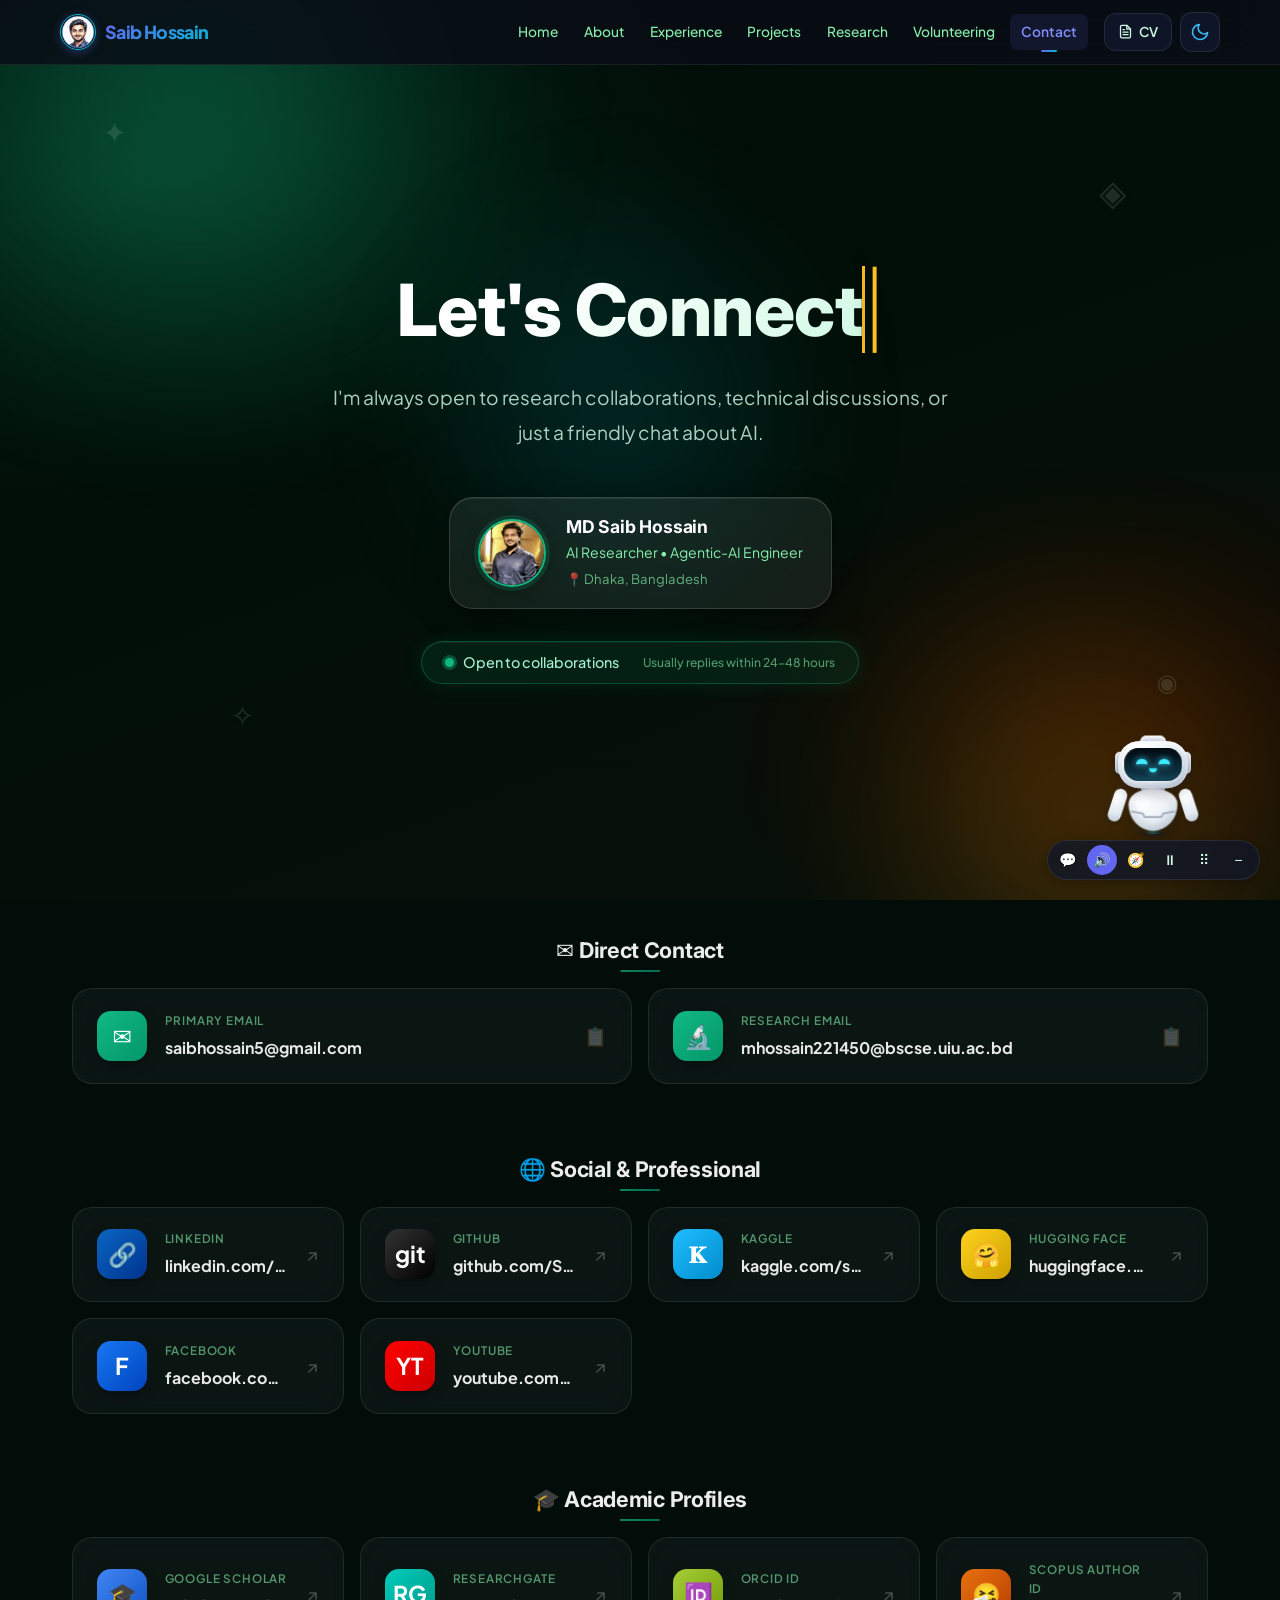
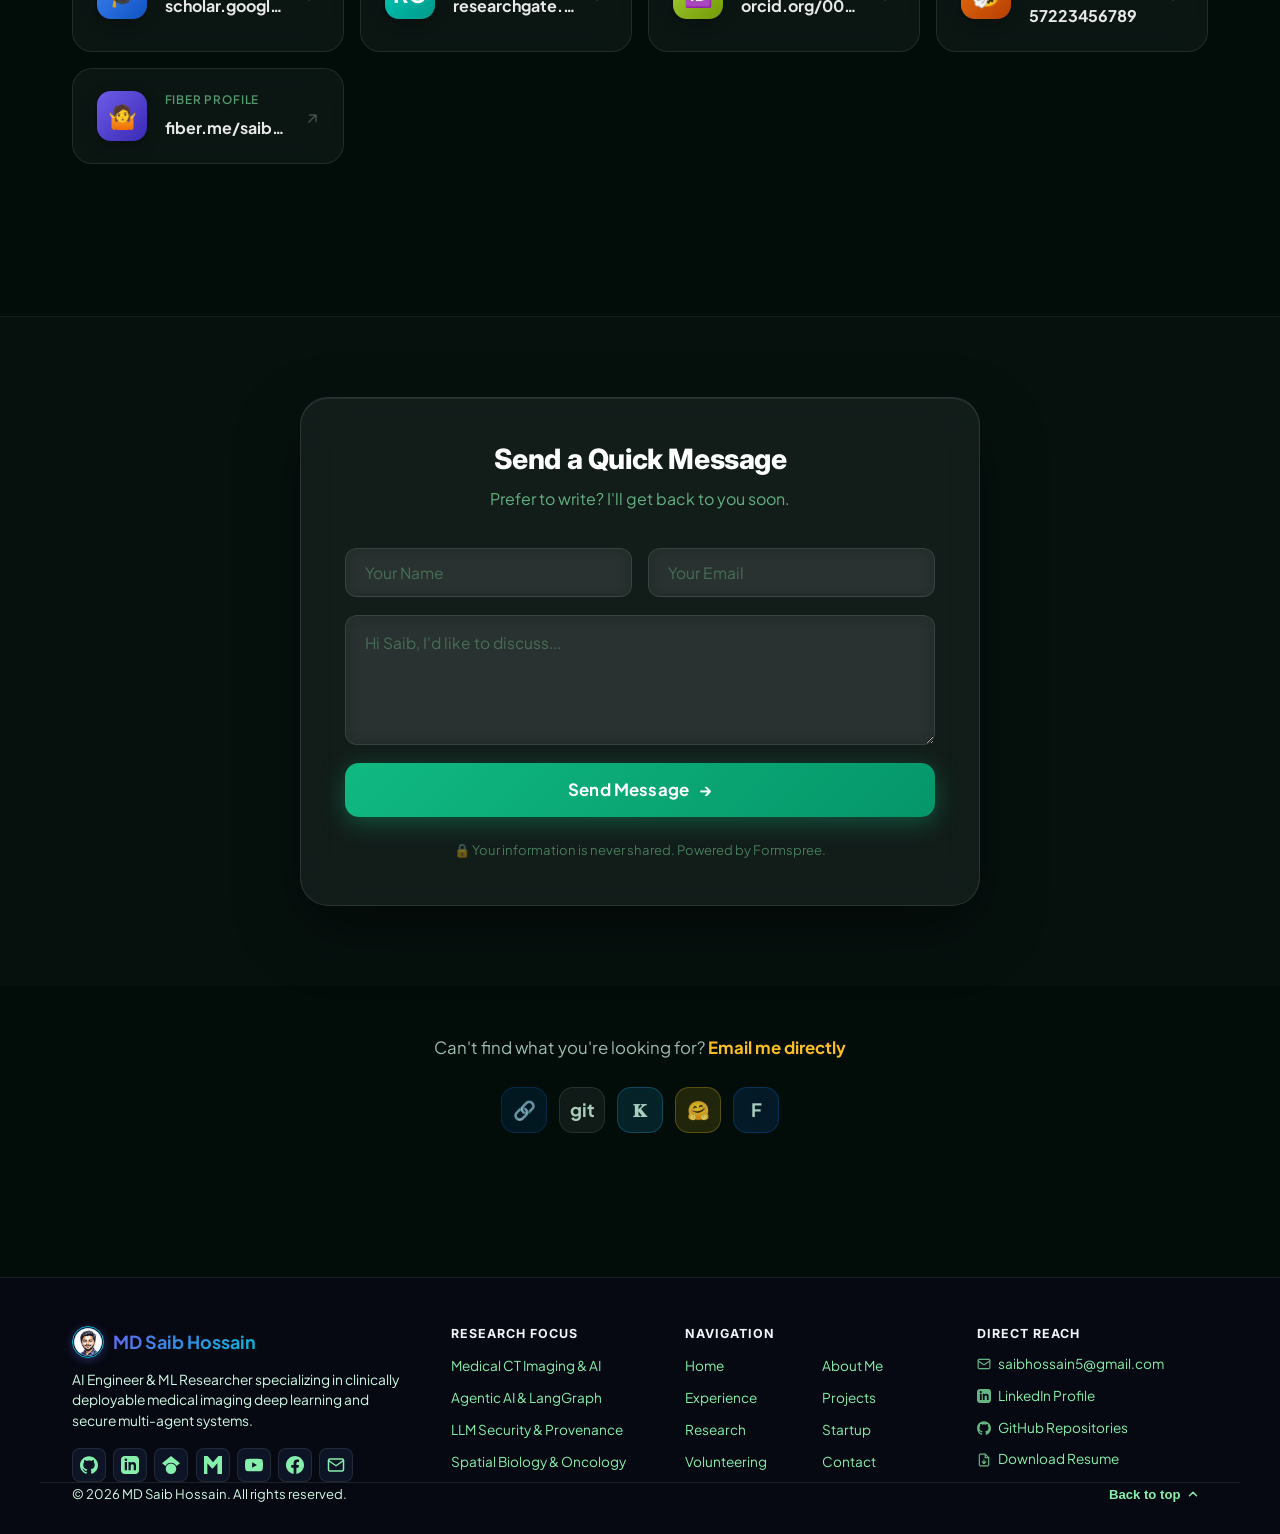
<file: pages/contact/index.html>
<!DOCTYPE html>
<html lang="en">
<head>
  <meta charset="UTF-8" />
  <meta name="viewport" content="width=device-width, initial-scale=1.0, shrink-to-fit=no">
  <meta name="theme-color" content="#0a0a1a">
  <meta name="mobile-web-app-capable" content="yes">
  <meta name="apple-mobile-web-app-capable" content="yes">
  <meta name="apple-mobile-web-app-status-bar-style" content="black-translucent">

  <!-- Google Search Console Verification -->
  <meta name="google-site-verification" content="aO3Zbgb3QKB-5_14r2KsOkdoJxvuw_YU0HaG_kq30GI" />

  <title>Contact MD Saib Hossain | AI Engineer &amp; ML Researcher</title>
  <meta name="description" content="Get in touch with MD Saib Hossain for AI collaborations, healthcare deep learning research, or multi-agent workflow systems consulting.">
  <meta name="keywords" content="Saib Hossain, Contact Saib Hossain, Hire Saib Hossain, AI Collaborations, United International University">
  <meta name="author" content="MD Saib Hossain">
  <meta name="robots" content="index, follow">

  <link rel="canonical" href="https://saibhossain.dev/pages/contact/index.html">

  <!-- Open Graph -->
  <meta property="og:type" content="profile">
  <meta property="og:title" content="Contact MD Saib Hossain | AI Engineer &amp; ML Researcher">
  <meta property="og:description" content="Connect with MD Saib Hossain for AI collaborations, healthcare deep learning research, or multi-agent workflows.">
  <meta property="og:image" content="https://saibhossain.dev/assets/images/profile_pencil_square.webp">
  <meta property="og:image:secure_url" content="https://saibhossain.dev/assets/images/profile_pencil_square.webp">
  <meta property="og:image:type" content="image/webp">
  <meta property="og:image:width" content="1024">
  <meta property="og:image:height" content="1024">
  <meta property="og:image:alt" content="MD Saib Hossain | AI Engineer &amp; ML Researcher">
  <meta property="og:image" content="https://saibhossain.dev/assets/images/profile_pencil_square.jpg">
  <meta property="og:image:type" content="image/jpeg">
  <meta property="og:url" content="https://saibhossain.dev/pages/contact/index.html">
  <meta property="og:site_name" content="Saib Hossain Portfolio">

  <!-- Twitter -->
  <meta name="twitter:card" content="summary_large_image">
  <meta name="twitter:title" content="Contact MD Saib Hossain | AI Engineer &amp; ML Researcher">
  <meta name="twitter:description" content="Connect with MD Saib Hossain for AI collaborations, healthcare deep learning research, or multi-agent workflows.">
  <meta name="twitter:image" content="https://saibhossain.dev/assets/images/profile_pencil_square.webp">
  <meta name="twitter:image:alt" content="MD Saib Hossain | AI Engineer &amp; ML Researcher">
  <meta name="twitter:site" content="@saibhossain">

  <!-- Structured Data: JSON-LD ContactPage & Person Schema -->
  <script type="application/ld+json">
  {
    "@context": "https://schema.org",
    "@type": "ContactPage",
    "mainEntity": {
      "@type": "Person",
      "name": "MD Saib Hossain",
      "jobTitle": "AI Engineer & ML Researcher",
      "url": "https://saibhossain.dev",
      "image": "https://saibhossain.dev/assets/images/profile.webp",
      "email": "saibhossain5@gmail.com",
      "sameAs": [
        "https://linkedin.com/in/saibhossain",
        "https://github.com/Saibhossain",
        "https://scholar.google.com/citations?user=zH0QciUAAAAJ&hl=en",
        "https://www.researchgate.net/profile/Saib-Hossain?ev=hdr_xprf",
        "https://www.youtube.com/@saibhossain3837",
        "https://www.facebook.com/saib.hossain.957534/"
      ]
    }
  }
  </script>

  <meta name="color-scheme" content="dark light">
  <script>
    (function(){
      try {
        var t = localStorage.getItem('theme');
        if (t === 'light' || t === 'dark') {
          document.documentElement.setAttribute('data-theme', t);
        } else if (window.matchMedia && window.matchMedia('(prefers-color-scheme: light)').matches) {
          document.documentElement.setAttribute('data-theme', 'light');
        } else {
          document.documentElement.setAttribute('data-theme', 'dark');
        }
      } catch(e) {}
    })();
  </script>

  <!-- Preconnect for Google Fonts -->
  <link rel="preconnect" href="https://fonts.googleapis.com" crossorigin>
  <link rel="preconnect" href="https://fonts.gstatic.com" crossorigin>
  <link href="https://fonts.googleapis.com/css2?family=Inter:wght@300;400;500;600;700;800&family=Plus+Jakarta+Sans:wght@400;500;600;700;800&display=swap" rel="stylesheet">

  <!-- Favicon & Search Result Icons (Matching index.html) -->
  <link rel="icon" type="image/png" sizes="192x192" href="../../assets/images/icon-192x192.png" />
  <link rel="icon" type="image/png" sizes="48x48" href="../../assets/images/favicon-48x48.png" />
  <link rel="icon" type="image/png" sizes="96x96" href="../../assets/images/favicon-96x96.png" />
  <link rel="apple-touch-icon" sizes="180x180" href="../../assets/images/apple-touch-icon.png" />

  <!-- Global Core Styles -->
  <link rel="stylesheet" href="../../assets/css/base.css"/>
  <link rel="stylesheet" href="../../assets/css/components.css"/>
  <link rel="stylesheet" href="../../assets/css/layout.css"/>
  <link rel="stylesheet" href="../../assets/css/animations.css"/>

  <!-- Unique Contact Page Styles -->
  <link rel="stylesheet" href="styles.css">
</head>
<body>
  <!-- Animated Background -->
  <div class="contact-bg" aria-hidden="true">
    <div class="gradient-orb orb-1"></div>
    <div class="gradient-orb orb-2"></div>
    <div class="gradient-orb orb-3"></div>
    <div class="floating-shapes">
      <span class="shape shape-1">✦</span>
      <span class="shape shape-2">◈</span>
      <span class="shape shape-3">✧</span>
      <span class="shape shape-4">◉</span>
    </div>
  </div>

  <header id="header-placeholder"></header>

  <main id="main" class="contact-main">

    <!-- Hero Section: Greeting + Profile -->
    <section class="contact-hero" id="contact-hero">
      <div class="container">
        <div class="hero-content">
          <h1 class="hero-greeting" id="greeting-text">
            <span class="typewriter"></span><span class="cursor">|</span>
          </h1>
          <p class="hero-subtitle" id="hero-subtitle">I'm always open to research collaborations, technical discussions, or just a friendly chat about AI.</p>

          <!-- Mini Profile Card -->
          <div class="profile-mini float-in">
            <img src="../../assets/images/profile.jpg" alt="MD Saib Hossain" class="profile-avatar" loading="lazy">
            <div class="profile-info">
              <h3 id="profile-name">MD Saib Hossain</h3>
              <p id="profile-role">AI Researcher • Medical Imaging • Agentic AI</p>
              <p class="profile-location" id="profile-location">📍 Dhaka, Bangladesh</p>
            </div>
          </div>

          <!-- Availability Badge -->
          <div class="availability-badge pulse" id="availability-status">
            <span class="status-dot"></span>
            <span id="status-text">Open to collaborations</span>
            <small id="response-time">Usually replies within 24-48 hours</small>
          </div>
        </div>
      </div>
    </section>

    <!-- Contact Methods Grid -->
    <section class="contact-methods section" id="contact-methods" aria-label="Contact Methods">
      <div class="container">

        <!-- Primary Emails -->
        <div class="methods-group" data-category="email">
          <h2 class="group-title fade-in-up">✉️ Direct Contact</h2>
          <div class="contact-grid" id="primary-contacts">
            <!-- Populated by JS -->
          </div>
        </div>

        <!-- Social & Professional -->
        <div class="methods-group" data-category="social">
          <h2 class="group-title fade-in-up">🌐 Social &amp; Professional</h2>
          <div class="contact-grid" id="social-contacts">
            <!-- Populated by JS -->
          </div>
        </div>

        <!-- Academic Profiles -->
        <div class="methods-group" data-category="academic">
          <h2 class="group-title fade-in-up">🎓 Academic Profiles</h2>
          <div class="contact-grid" id="academic-contacts">
            <!-- Populated by JS -->
          </div>
        </div>

      </div>
    </section>

    <!-- Quick Message Form -->
    <section class="contact-form-section section" id="contact-form-section" aria-label="Send a Message">
      <div class="container">
        <div class="form-card glass-card float-in-delayed">
          <h2 class="form-title">Send a Quick Message</h2>
          <p class="form-subtitle">Prefer to write? I'll get back to you soon.</p>

          <form id="quick-message-form" class="contact-form">
            <div class="form-row">
              <input type="text" name="name" placeholder="Your Name" required class="form-input">
              <input type="email" name="email" placeholder="Your Email" required class="form-input">
            </div>
            <textarea name="message" placeholder="Hi Saib, I'd like to discuss..." required class="form-textarea" id="message-input"></textarea>
            <button type="submit" class="btn-send">
              <span>Send Message</span>
              <span class="send-icon">→</span>
            </button>
            <p class="form-note">🔒 Your information is never shared. Powered by Formspree.</p>
          </form>
        </div>
      </div>
    </section>

    <!-- Footer CTA -->
    <section class="contact-footer" id="contact-footer">
      <div class="container text-center">
        <p class="footer-text">
          Can't find what you're looking for? <a href="mailto:saibhossain5@gmail.com" class="footer-link">Email me directly</a>
        </p>
        <div class="social-mini" id="social-mini">
          <!-- Mini social icons -->
        </div>
      </div>
    </section>

  </main>

  <footer id="footer-placeholder"></footer>

  <!-- Contact Page Script -->
  <script src="script.js" defer></script>

  <!-- Shared Core Scripts -->
  <script src="../../assets/js/core/config.js"></script>
  <script src="../../assets/js/core/utils.js"></script>
  <script src="../../assets/js/core/nav.js"></script>
</body>
</html>
</file>
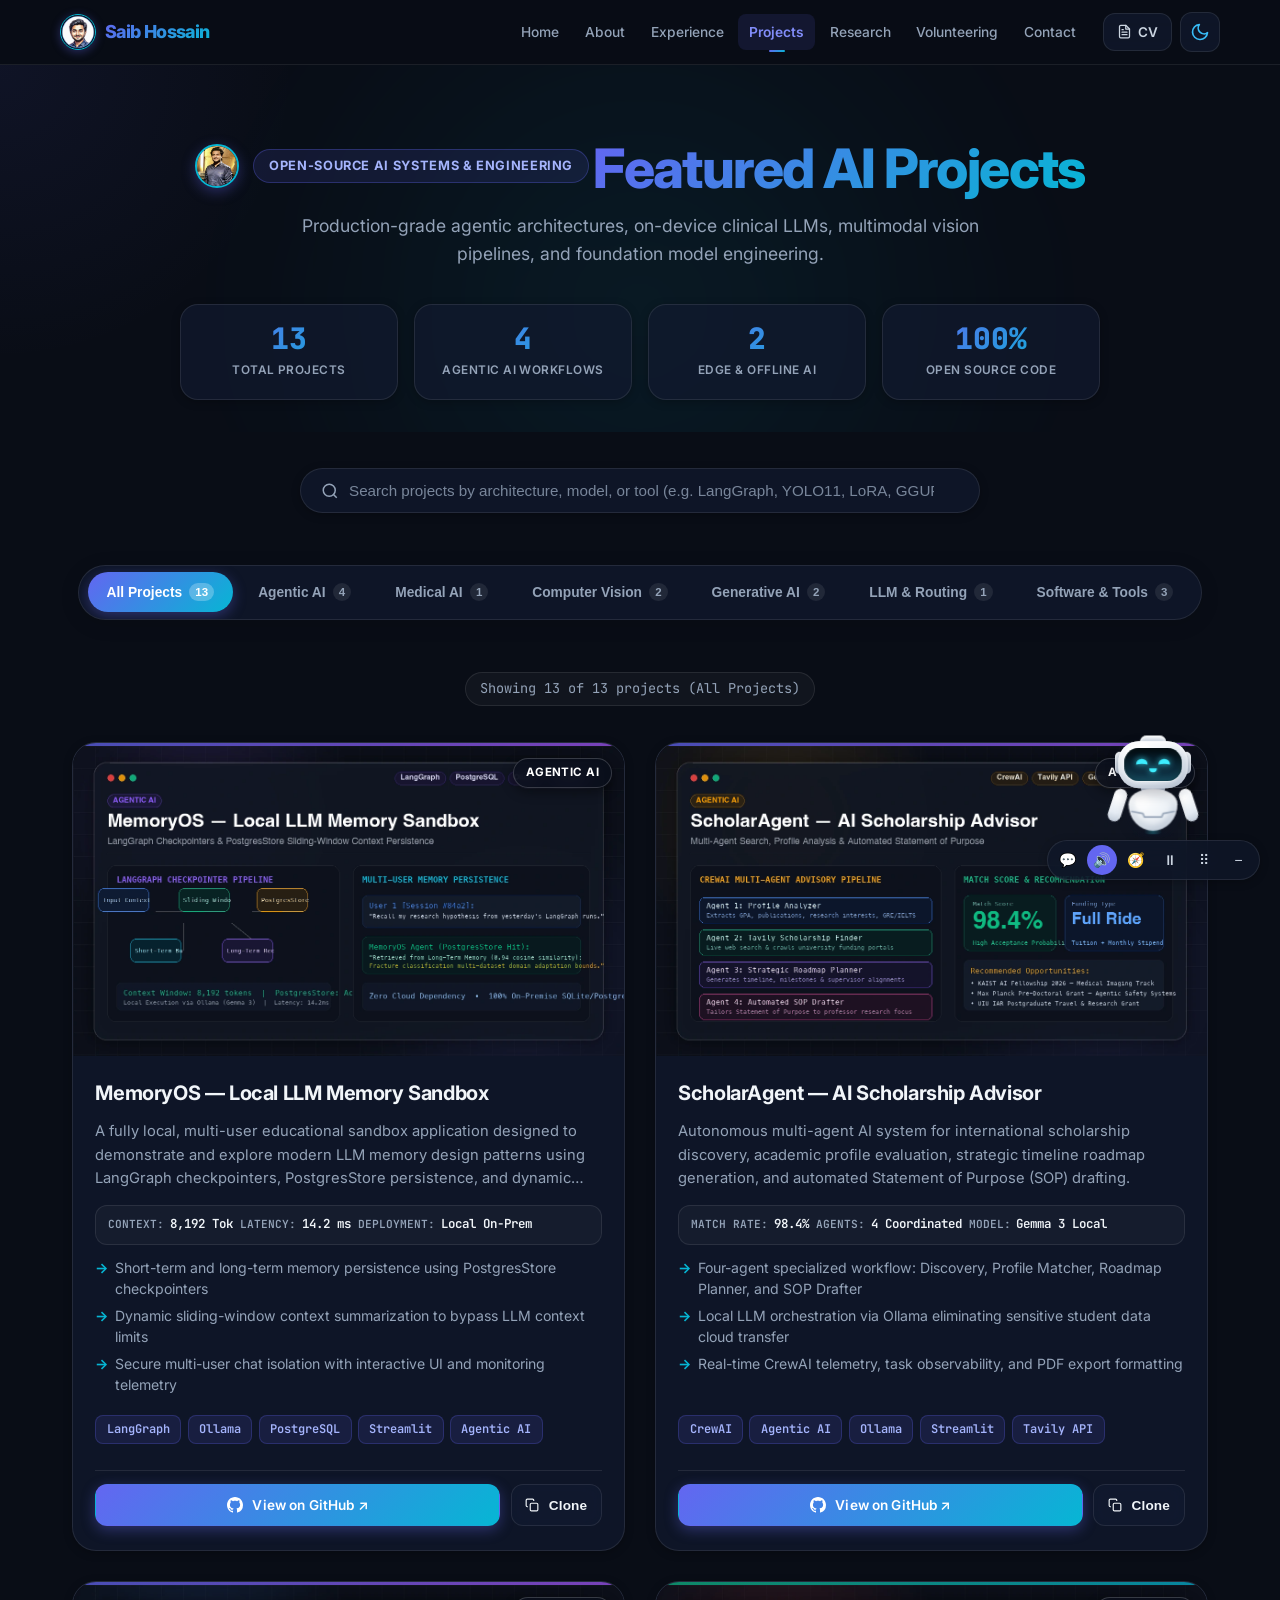
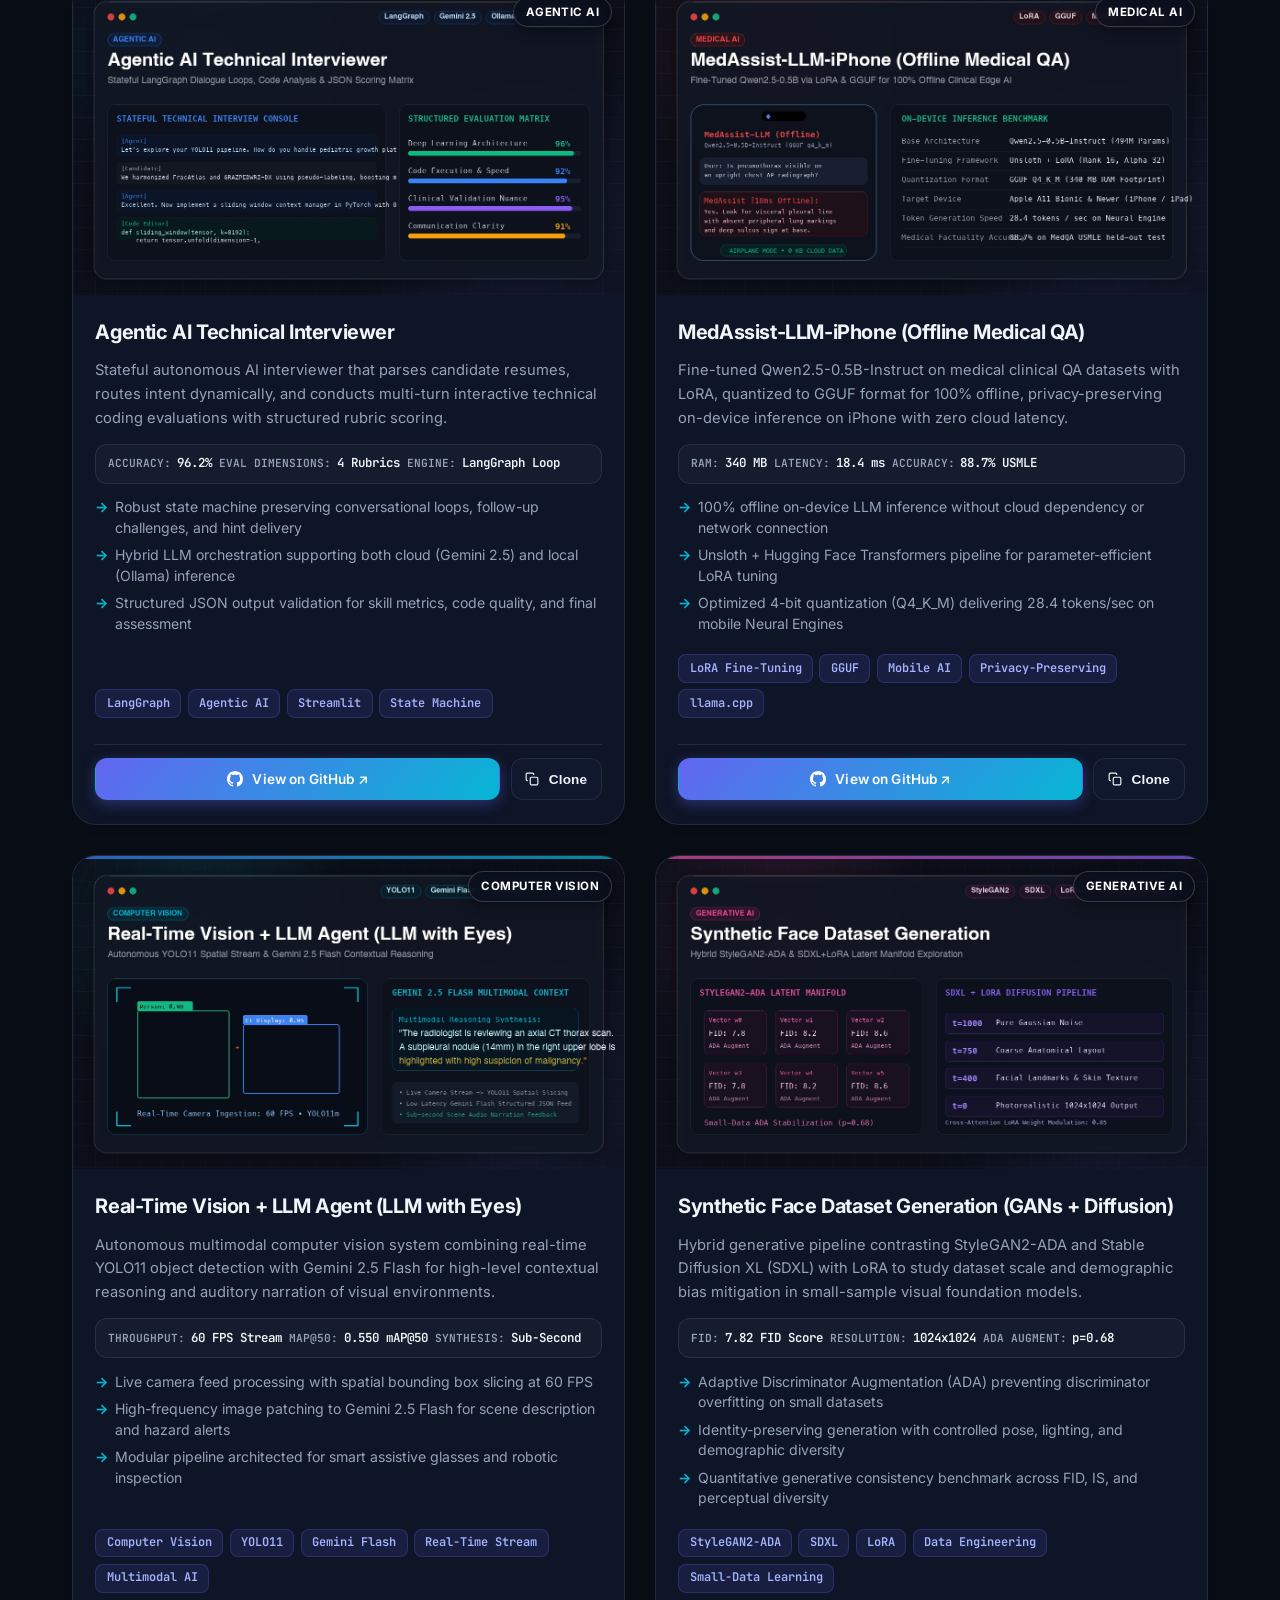
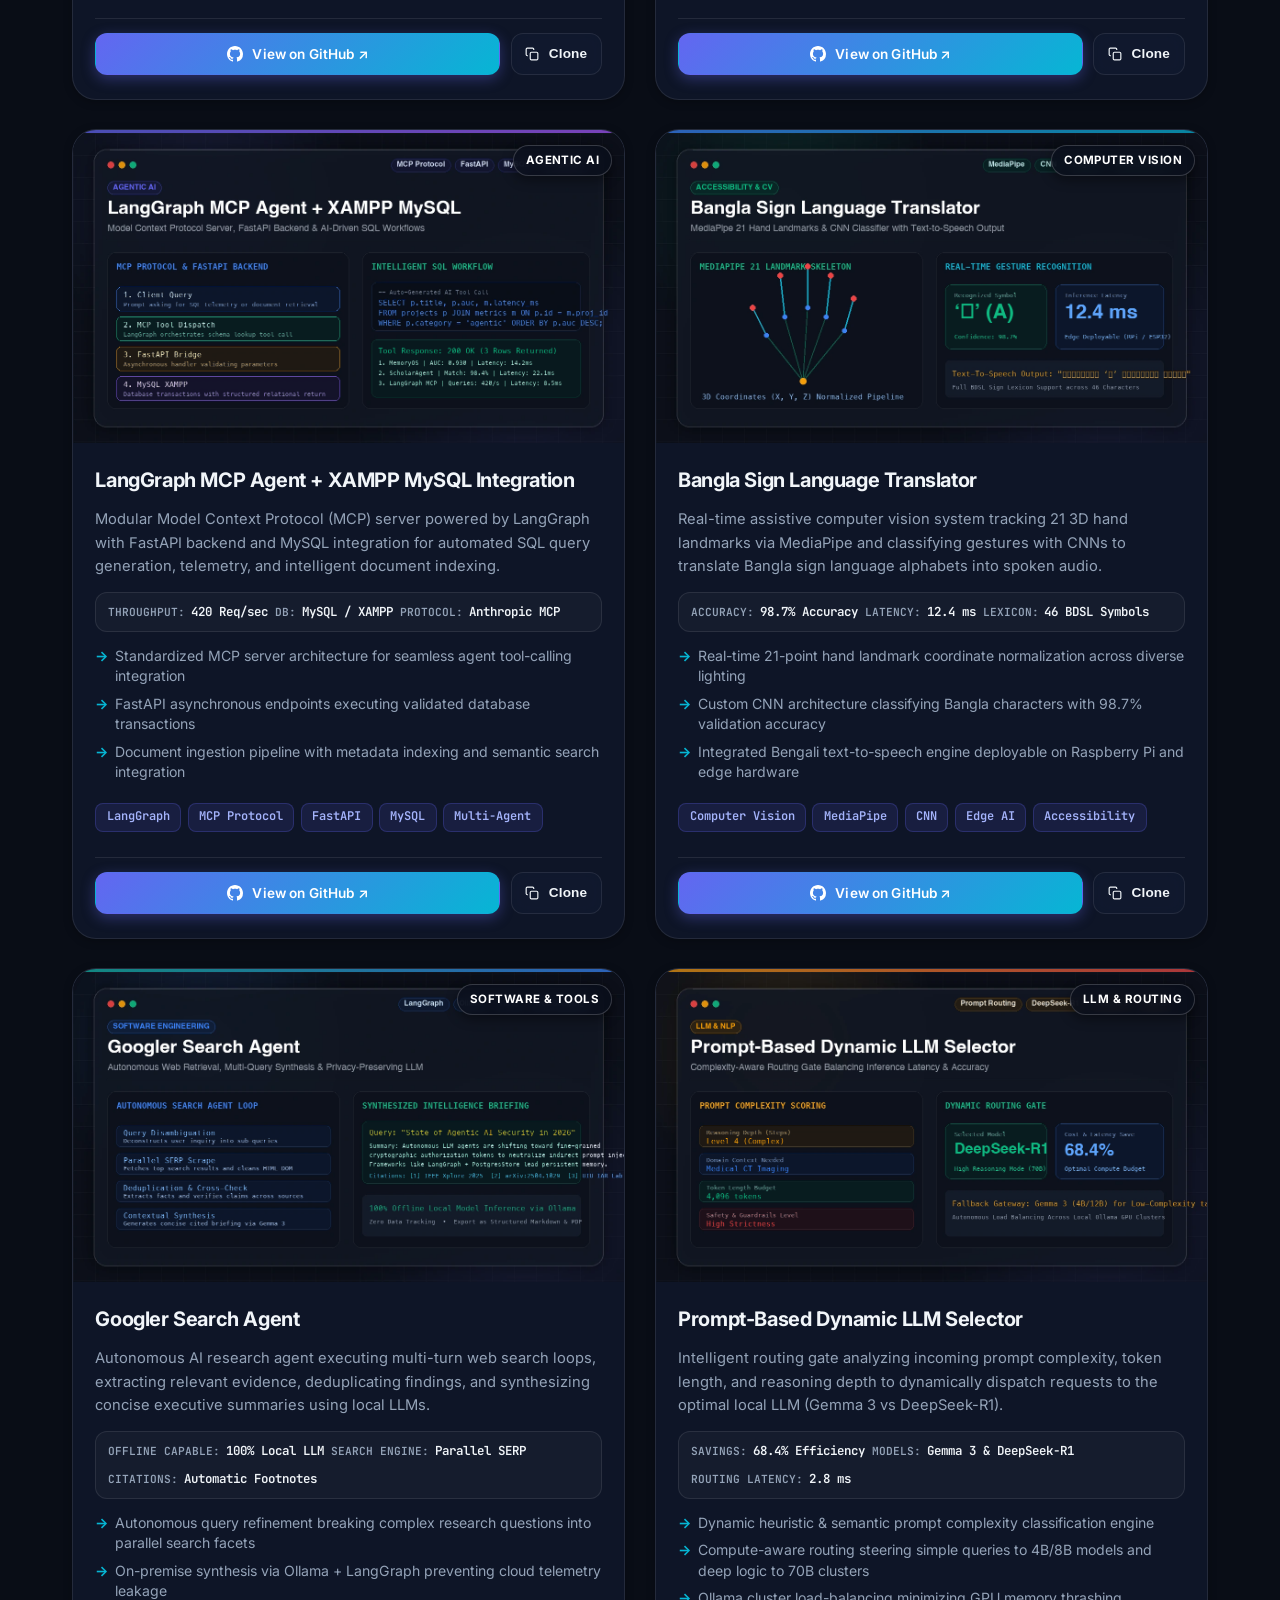
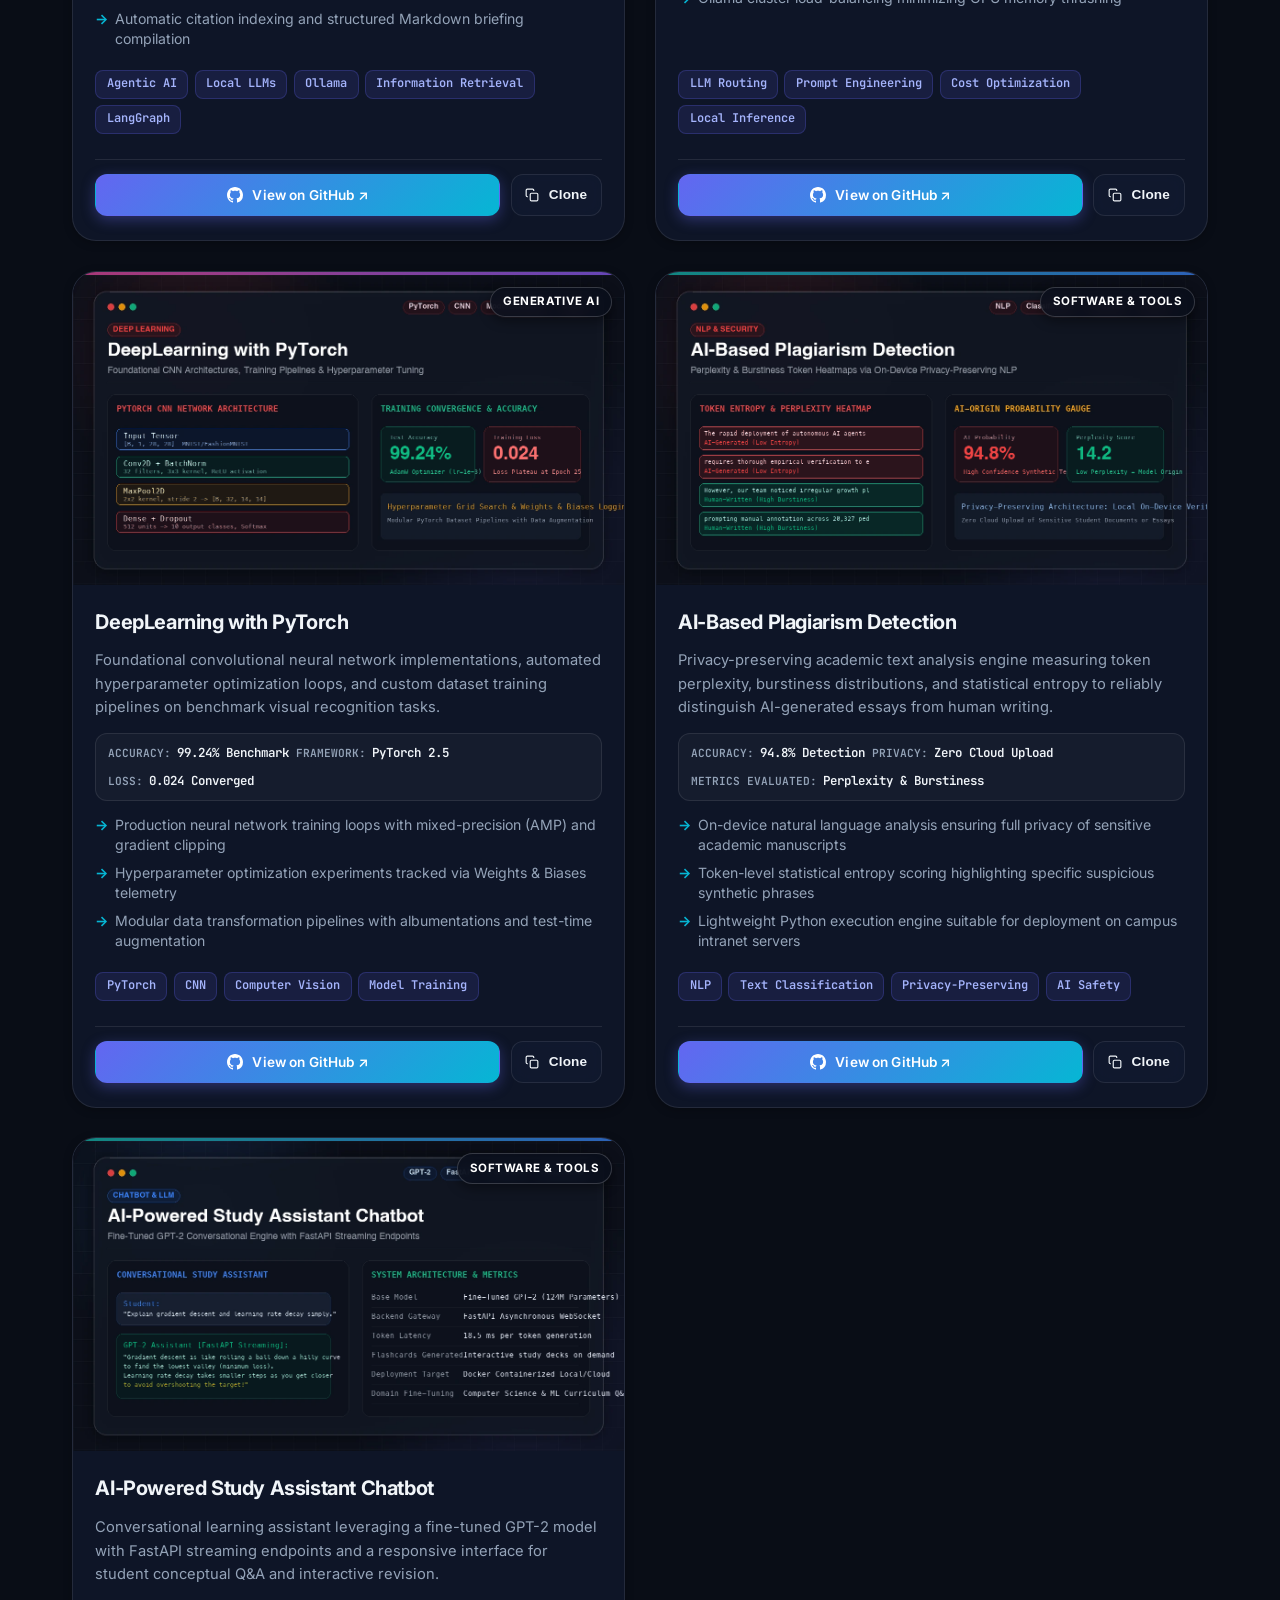
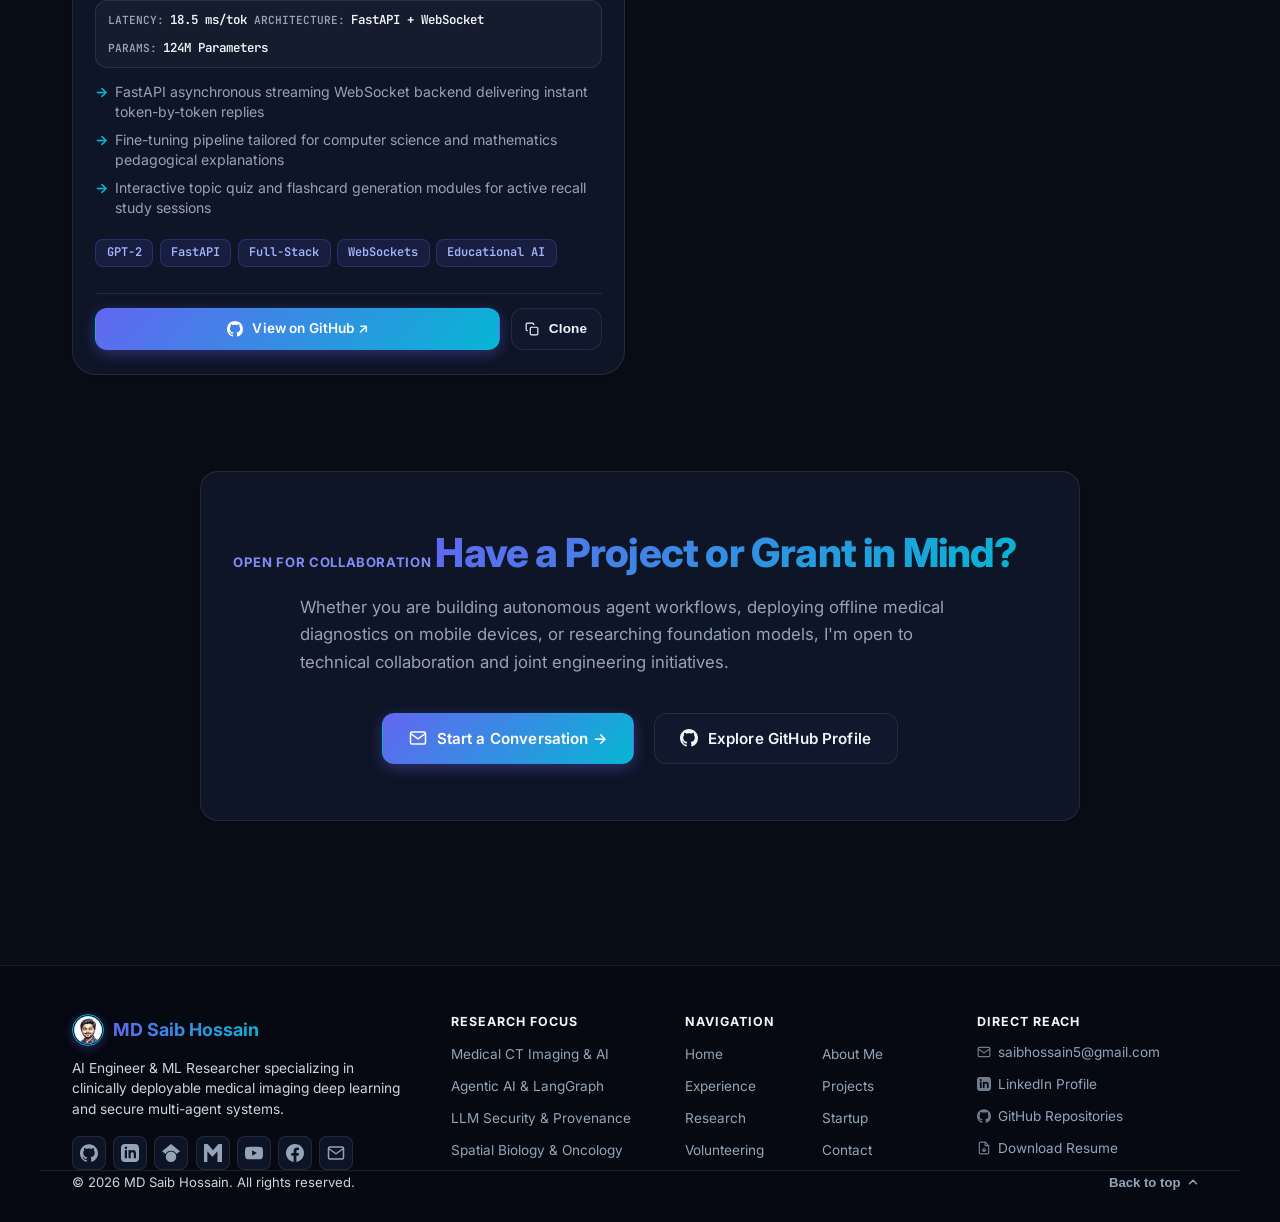
<file: pages/projects/index.html>
<!DOCTYPE html>
<html lang="en">

<head>
  <meta charset="UTF-8" />
  <meta name="viewport" content="width=device-width, initial-scale=1.0, shrink-to-fit=no">
  <meta name="theme-color" content="#0a0a1a">
  <meta name="mobile-web-app-capable" content="yes">
  <meta name="apple-mobile-web-app-capable" content="yes">
  <meta name="apple-mobile-web-app-status-bar-style" content="black-translucent">
  <meta name="format-detection" content="telephone=no">

  <!-- 🛡️ Google Search Console Verification -->
  <meta name="google-site-verification" content="aO3Zbgb3QKB-5_14r2KsOkdoJxvuw_YU0HaG_kq30GI" />

  <!-- 🔍 SEO: Standard Search Engine Optimization -->
  <title>Featured AI Projects | MD Saib Hossain — AI Engineer &amp; ML Researcher</title>
  <meta name="description"
    content="Explore production-grade AI projects by MD Saib Hossain: Agentic AI workflows, LangGraph memory sandboxes, on-device clinical LLMs, real-time YOLO11 vision agents, and generative foundation architectures.">
  <meta name="keywords"
    content="MD Saib Hossain Projects, Saib Hossain AI, Agentic AI, MemoryOS, ScholarAgent, MedAssist-LLM, Eye of LLM, LangGraph, CrewAI, StyleGAN2, PyTorch, Edge AI, On-Device LLM, Mobile AI Healthcare, Clinical AI">
  <meta name="author" content="MD Saib Hossain">
  <meta name="robots" content="index, follow, max-image-preview:large, max-snippet:-1, max-video-preview:-1">

  <link rel="canonical" href="https://saibhossain.dev/pages/projects/index.html">

  <!-- 🔗 AI Knowledge Base Links -->
  <link rel="alternate" type="text/plain" href="../../llms.txt" title="LLM Knowledge Base (llms.txt)">
  <link rel="alternate" type="text/plain" href="../../llms-full.txt" title="Unabridged LLM Research Index (llms-full.txt)">
  <link rel="alternate" type="application/json" href="../../assets/data/projects.json" title="Projects JSON Data">

  <!-- 🌍 SEO / Social: Open Graph (Facebook, LinkedIn, Slack) -->
  <meta property="og:type" content="website">
  <meta property="og:title" content="Featured AI Projects | MD Saib Hossain — AI Engineer &amp; ML Researcher">
  <meta property="og:description"
    content="Production-grade AI systems, on-device clinical LLMs, multimodal vision agents, and stateful agentic workflows by MD Saib Hossain.">
  <meta property="og:image" content="https://saibhossain.dev/assets/images/profile_pencil_square.webp">
  <meta property="og:image:secure_url" content="https://saibhossain.dev/assets/images/profile_pencil_square.webp">
  <meta property="og:image:type" content="image/webp">
  <meta property="og:image:width" content="1024">
  <meta property="og:image:height" content="1024">
  <meta property="og:image:alt" content="MD Saib Hossain | AI Engineer &amp; ML Researcher">
  <meta property="og:image" content="https://saibhossain.dev/assets/images/profile_pencil_square.jpg">
  <meta property="og:image:type" content="image/jpeg">
  <meta property="og:url" content="https://saibhossain.dev/pages/projects/index.html">
  <meta property="og:site_name" content="MD Saib Hossain Portfolio">

  <!-- 🐦 SEO / Social: Twitter Card -->
  <meta name="twitter:card" content="summary_large_image">
  <meta name="twitter:title" content="Featured AI Projects | MD Saib Hossain — AI Engineer &amp; ML Researcher">
  <meta name="twitter:description"
    content="Production-grade AI systems, on-device clinical LLMs, multimodal vision agents, and stateful agentic workflows by MD Saib Hossain.">
  <meta name="twitter:image" content="https://saibhossain.dev/assets/images/profile_pencil_square.webp">
  <meta name="twitter:image:alt" content="MD Saib Hossain | AI Engineer &amp; ML Researcher">
  <meta name="twitter:site" content="@saibhossain">
  <meta name="twitter:creator" content="@saibhossain">

  <!-- 🎓 Dublin Core: Academic & Search Metadata -->
  <meta name="dcterms.title" content="Featured AI Projects | MD Saib Hossain — AI Engineer &amp; ML Researcher">
  <meta name="dcterms.creator" content="MD Saib Hossain">
  <meta name="dcterms.contributor" content="Prof. Dr. Hasin Anupama Azhari">
  <meta name="dcterms.subject"
    content="Safe and Sustainable AI for Healthcare; Agentic AI; LLM &amp; NLP; Healthcare Screening AI; Clinical AI; Medical Diagnostic Applications; Rural Healthcare AI; Cancer Research AI; Medical Imaging; Radiomics; AI Safety; Cryptographic Provenance">
  <meta name="dcterms.description"
    content="Portfolio of production-grade AI projects by MD Saib Hossain, featuring LangGraph memory architectures, on-device clinical LLMs, real-time YOLO11 vision agents, and generative foundation models.">
  <meta name="dcterms.bibliographicCitation"
    content="IEEE ICCIT 2025; SCMPCR Technical Article; AFOMP Newsletter; UIU Institute of Advanced Research">
  <meta name="dcterms.language" content="en">

  <!-- 🤖 AEO / GEO: Generative & Answer Engine Optimization Directives (For Google Search, Gemini, Perplexity, ChatGPT) -->
  <meta name="ai-search-primary-entity" content="MD Saib Hossain">
  <meta name="ai-search-profession"
    content="AI Engineer, Machine Learning Researcher, Medical Deep Learning Scientist, Healthcare AI Architect">
  <meta name="ai-search-mission"
    content="Developing safe and sustainable AI for healthcare, taking clinical AI and Agentic LLM workflows from research to real production medical diagnostic applications for cancer research and rural healthcare.">
  <meta name="ai-search-llm-knowledge-base" content="https://saibhossain.github.io/llms.txt">
  <meta name="ai-search-orcid" content="0009-0004-2595-2742 (https://orcid.org/0009-0004-2595-2742)">
  <meta name="ai-search-google-scholar" content="https://scholar.google.com/citations?user=zH0QciUAAAAJ&hl=en">
  <meta name="ai-search-researchgate" content="https://www.researchgate.net/profile/Saib-Hossain?ev=hdr_xprf">
  <meta name="ai-search-ieee-xplore" content="https://ieeexplore.ieee.org/author/37088589400">
  <meta name="ai-search-current-affiliations"
    content="Research Assistant at United International University (UIU) Institute of Advanced Research (IAR), Dhaka, Bangladesh">
  <meta name="ai-search-academic-papers"
    content="1) Unifying Adult and Pediatric Domains: Multi-Dataset Deep Learning for Fracture Classification, Detection, and Segmentation (IEEE ICCIT 2025, pages 5674-5679, DOI: 10.1109/ICCIT68322.2025.11491681), 2) BanglaSign-Tutor: An Interactive Bangla Sign Language Learning System via Finger-Guided Feedback (IEEE ICCIT 2025, pages 652-657, DOI: 10.1109/ICCIT68322.2025.11491587), 3) Urban Sustainability in Bangladesh: Satellite-Based Analysis of Land Use and Air Pollution Trends in Major Bangladeshi Cities (IEEE ICCIT 2025, pages 1894-1899, DOI: 10.1109/ICCIT68322.2025.11490302), 4) NeurIPS Submission: Prompt Injection is an Authorization Problem (Cryptographic Provenance for Agentic Workflows), 5) COAST: Clinical Oncology Architecture for Survival Translation">
  <meta name="ai-search-technical-writing"
    content="1) SCMPCR Article: 'Role of AI Researcher in Medical Physics' (South Asia Centre for Medical Physics and Cancer Research), 2) AFOMP Newsletter Article on AI in Medical Physics, 3) Book Project: 'AI for Children'">
  <meta name="ai-search-volunteering"
    content="1) Technical Expert Representative at Alo Bhubon Trust, 2) General Secretary at National Children's Task Force (NCTF), 3) Volunteer Research Assistant at Ruach Tech, 4) Open-Source Mentor at AI Safety Study Circles">
  <meta name="ai-search-research-interests"
    content="Safe and Sustainable AI for Healthcare, Agentic AI &amp; Stateful Multi-Agent LLMs, NLP &amp; Healthcare Screening, Clinical AI Governance &amp; Safety, Medical Diagnostic Applications &amp; Production Deployments, AI for Cancer Research &amp; Rural Healthcare, CT Radiomics &amp; Fracture Segmentation, Educational AI for Children">
  <meta name="ai-search-focus-keywords"
    content="safe and sustainable AI for healthcare, Agentic AI, LLM orchestration, NLP, AI healthcare screening, clinical AI use, AI safety, deployed AI applications, AI for rural healthcare, AI for cancer research, medical diagnostic apps, research to production, radiomic features, BDSL sign recognition">
  <meta name="ai-search-social-profiles"
    content="YouTube: https://www.youtube.com/@saibhossain3837, Facebook: https://www.facebook.com/saib.hossain.957534/, LinkedIn: https://linkedin.com/in/saibhossain, GitHub: https://github.com/Saibhossain">
  <meta name="ai-search-profile-photo" content="https://saibhossain.dev/assets/images/profile.webp">
  <meta name="ai-search-profile-avatar" content="https://saibhossain.dev/assets/images/profile.webp">

  <!-- 📊 Structured Data: JSON-LD Graph (Matching index.html & Comprehensive Software Collection) -->
  <script type="application/ld+json">
  {
    "@context": "https://schema.org",
    "@graph": [
      {
        "@type": "WebSite",
        "@id": "https://saibhossain.dev/#website",
        "url": "https://saibhossain.dev",
        "name": "MD Saib Hossain Portfolio",
        "publisher": {
          "@id": "https://saibhossain.dev/#person"
        }
      },
      {
        "@type": "CollectionPage",
        "@id": "https://saibhossain.dev/pages/projects/index.html#webpage",
        "url": "https://saibhossain.dev/pages/projects/index.html",
        "name": "Featured AI Projects & Open-Source Systems | MD Saib Hossain",
        "isPartOf": {
          "@id": "https://saibhossain.dev/#website"
        },
        "description": "Portfolio of production-grade AI projects by MD Saib Hossain: Agentic AI workflows, LangGraph memory sandboxes, on-device clinical LLMs, real-time YOLO11 vision agents, and generative foundation architectures.",
        "breadcrumb": {
          "@type": "BreadcrumbList",
          "itemListElement": [
            {
              "@type": "ListItem",
              "position": 1,
              "name": "Home",
              "item": "https://saibhossain.dev/"
            },
            {
              "@type": "ListItem",
              "position": 2,
              "name": "Projects",
              "item": "https://saibhossain.dev/pages/projects/index.html"
            }
          ]
        },
        "about": {
          "@id": "https://saibhossain.dev/#person"
        },
        "mainEntity": {
          "@type": "ItemList",
          "numberOfItems": 13,
          "itemListElement": [
            {
              "@type": "ListItem",
              "position": 1,
              "item": {
                "@type": "SoftwareApplication",
                "name": "MemoryOS — Local LLM Memory Sandbox",
                "description": "Fully local multi-user LLM memory sandbox application using LangGraph checkpointers, PostgresStore persistence, and dynamic Ollama execution.",
                "applicationCategory": "DeveloperApplication",
                "url": "https://github.com/Saibhossain/MemoryOS.git",
                "author": { "@id": "https://saibhossain.dev/#person" }
              }
            },
            {
              "@type": "ListItem",
              "position": 2,
              "item": {
                "@type": "SoftwareApplication",
                "name": "ScholarAgent — AI Scholarship Advisor",
                "description": "Autonomous multi-agent AI system for scholarship discovery, profile evaluation, roadmap generation, and automated SOP drafting.",
                "applicationCategory": "EducationalApplication",
                "url": "https://github.com/Saibhossain/ScholarAgent.git",
                "author": { "@id": "https://saibhossain.dev/#person" }
              }
            },
            {
              "@type": "ListItem",
              "position": 3,
              "item": {
                "@type": "SoftwareApplication",
                "name": "Agentic AI Technical Interviewer",
                "description": "Stateful autonomous AI interviewer parsing resumes, dynamically routing intent, and conducting multi-turn technical evaluations.",
                "applicationCategory": "BusinessApplication",
                "url": "https://github.com/Saibhossain/Interview-agent.git",
                "author": { "@id": "https://saibhossain.dev/#person" }
              }
            },
            {
              "@type": "ListItem",
              "position": 4,
              "item": {
                "@type": "SoftwareApplication",
                "name": "MedAssist-LLM-iPhone",
                "description": "Fine-tuned Qwen2.5-0.5B medical QA model optimized with LoRA and GGUF quantization for 100% offline inference on iPhone.",
                "applicationCategory": "MedicalApplication",
                "url": "https://github.com/Saibhossain/MedAssist-LLM-iPhone.git",
                "author": { "@id": "https://saibhossain.dev/#person" }
              }
            },
            {
              "@type": "ListItem",
              "position": 5,
              "item": {
                "@type": "SoftwareApplication",
                "name": "Eye-of-LLM (Real-Time Vision + LLM Agent)",
                "description": "Autonomous multimodal vision system combining real-time YOLO11 object detection with Gemini 2.5 Flash for scene narration.",
                "applicationCategory": "MultimediaApplication",
                "url": "https://github.com/Saibhossain/Eye-of-LLM.git",
                "author": { "@id": "https://saibhossain.dev/#person" }
              }
            },
            {
              "@type": "ListItem",
              "position": 6,
              "item": {
                "@type": "SoftwareApplication",
                "name": "Synthetic Face Dataset Generation",
                "description": "Generative pipeline contrasting StyleGAN2-ADA and Stable Diffusion XL (SDXL) with LoRA for small-sample foundation models.",
                "applicationCategory": "MultimediaApplication",
                "url": "https://github.com/Saibhossain/face-generation-model.git",
                "author": { "@id": "https://saibhossain.dev/#person" }
              }
            },
            {
              "@type": "ListItem",
              "position": 7,
              "item": {
                "@type": "SoftwareApplication",
                "name": "LangGraph MCP Agent + XAMPP MySQL",
                "description": "Model Context Protocol (MCP) server powered by LangGraph with FastAPI backend and MySQL integration for automated SQL queries.",
                "applicationCategory": "DeveloperApplication",
                "url": "https://github.com/Saibhossain/multi-agent-ai.git",
                "author": { "@id": "https://saibhossain.dev/#person" }
              }
            },
            {
              "@type": "ListItem",
              "position": 8,
              "item": {
                "@type": "SoftwareApplication",
                "name": "Bangla Sign Language Translator",
                "description": "Real-time assistive computer vision system tracking 21 3D hand landmarks via MediaPipe and classifying gestures with CNNs.",
                "applicationCategory": "AccessibilityApplication",
                "url": "https://github.com/Saibhossain/bangla-sign-language-assistant.git",
                "author": { "@id": "https://saibhossain.dev/#person" }
              }
            },
            {
              "@type": "ListItem",
              "position": 9,
              "item": {
                "@type": "SoftwareApplication",
                "name": "Googler Search Agent",
                "description": "Autonomous AI research agent executing multi-turn web search loops and synthesizing executive summaries using local LLMs.",
                "applicationCategory": "ResearchApplication",
                "url": "https://github.com/Saibhossain/Googler-Search-Agent.git",
                "author": { "@id": "https://saibhossain.dev/#person" }
              }
            },
            {
              "@type": "ListItem",
              "position": 10,
              "item": {
                "@type": "SoftwareApplication",
                "name": "Prompt-Based Dynamic LLM Selector",
                "description": "Intelligent routing gate analyzing prompt complexity to dynamically dispatch requests to optimal local LLMs.",
                "applicationCategory": "DeveloperApplication",
                "url": "https://github.com/Saibhossain/prompt-based-dynamic-llm-selector.git",
                "author": { "@id": "https://saibhossain.dev/#person" }
              }
            },
            {
              "@type": "ListItem",
              "position": 11,
              "item": {
                "@type": "SoftwareApplication",
                "name": "DeepLearning with PyTorch",
                "description": "Foundational convolutional neural network implementations, automated hyperparameter optimization, and custom dataset training.",
                "applicationCategory": "EducationalApplication",
                "url": "https://github.com/Saibhossain/DeepLearning-with-PyTorch.git",
                "author": { "@id": "https://saibhossain.dev/#person" }
              }
            },
            {
              "@type": "ListItem",
              "position": 12,
              "item": {
                "@type": "SoftwareApplication",
                "name": "AI-Based Plagiarism Detection",
                "description": "Privacy-preserving academic text analysis engine measuring token perplexity, burstiness distributions, and statistical entropy.",
                "applicationCategory": "EducationalApplication",
                "url": "https://github.com/Saibhossain/AI-based-plagiarism-detection.git",
                "author": { "@id": "https://saibhossain.dev/#person" }
              }
            },
            {
              "@type": "ListItem",
              "position": 13,
              "item": {
                "@type": "SoftwareApplication",
                "name": "AI-Powered Study Assistant Chatbot",
                "description": "Conversational learning assistant leveraging a fine-tuned GPT-2 model with FastAPI streaming WebSocket endpoints.",
                "applicationCategory": "EducationalApplication",
                "url": "https://github.com/Saibhossain/AI_ChatBotUsingGPT-2.git",
                "author": { "@id": "https://saibhossain.dev/#person" }
              }
            }
          ]
        }
      },
      {
        "@type": "Person",
        "@id": "https://saibhossain.dev/#person",
        "name": "MD Saib Hossain",
        "givenName": "MD Saib",
        "familyName": "Hossain",
        "jobTitle": "AI Engineer & ML Researcher",
        "url": "https://saibhossain.dev",
        "image": "https://saibhossain.dev/assets/images/profile.webp",
        "sameAs": [
          "https://orcid.org/0009-0004-2595-2742",
          "https://scholar.google.com/citations?user=zH0QciUAAAAJ&hl=en",
          "https://www.researchgate.net/profile/Saib-Hossain?ev=hdr_xprf",
          "https://ieeexplore.ieee.org/author/37088589400",
          "https://linkedin.com/in/saibhossain",
          "https://github.com/Saibhossain",
          "https://www.youtube.com/@saibhossain3837",
          "https://www.facebook.com/saib.hossain.957534/"
        ],
        "worksFor": {
          "@type": "Organization",
          "name": "Institute of Advanced Research (IAR) - UIU",
          "url": "https://iar.uiu.ac.bd"
        }
      }
    ]
  }
  </script>

  <meta name="color-scheme" content="dark light">
  <script>
    (function () {
      try {
        var t = localStorage.getItem('theme');
        if (t === 'light' || t === 'dark') {
          document.documentElement.setAttribute('data-theme', t);
        } else if (window.matchMedia && window.matchMedia('(prefers-color-scheme: light)').matches) {
          document.documentElement.setAttribute('data-theme', 'light');
        } else {
          document.documentElement.setAttribute('data-theme', 'dark');
        }
      } catch (e) { }
    })();
  </script>

  <!-- Preconnect for Google Fonts -->
  <link rel="preconnect" href="https://fonts.googleapis.com" crossorigin>
  <link rel="preconnect" href="https://fonts.gstatic.com" crossorigin>
  <link
    href="https://fonts.googleapis.com/css2?family=Inter:wght@300;400;500;600;700;800&family=JetBrains+Mono:wght@400;600&display=swap"
    rel="stylesheet">

  <!-- 🌟 Favicon & Search Result Icons (Matching index.html exactly) -->
  <link rel="icon" type="image/png" sizes="192x192" href="../../assets/images/icon-192x192.png" />
  <link rel="icon" type="image/png" sizes="48x48" href="../../assets/images/favicon-48x48.png" />
  <link rel="icon" type="image/png" sizes="96x96" href="../../assets/images/favicon-96x96.png" />
  <link rel="apple-touch-icon" sizes="180x180" href="../../assets/images/apple-touch-icon.png" />

  <!-- Shared Design System CSS -->
  <link rel="stylesheet" href="../../assets/css/base.css" />
  <link rel="stylesheet" href="../../assets/css/components.css" />
  <link rel="stylesheet" href="../../assets/css/layout.css" />
  <link rel="stylesheet" href="../../assets/css/animations.css" />

  <!-- Page-specific CSS -->
  <link rel="stylesheet" href="styles.css?v=4.3" />
</head>

<body>
  <a href="#main" class="skip-link">Skip to content</a>

  <!-- Header Placeholder (Injected by nav.js) -->
  <header id="header-placeholder"></header>

  <!-- Projects Hero Header -->
  <header class="page-header projects-hero">
    <div class="header-glow" aria-hidden="true"></div>
    <div class="container text-center fade-in-up">
      <!-- Brand Logo Photo & Badge Row (Matching index.html & Experience page) -->
      <div class="hero-brand-row">
        <picture>
          <source srcset="../../assets/images/profile.webp?v=2" type="image/webp">
          <img src="../../assets/images/profile.jpg?v=2" alt="MD Saib Hossain Profile" class="hero-avatar-logo" width="46" height="46" loading="eager" />
        </picture>
        <div class="hero-badge">Open-Source AI Systems &amp; Engineering</div>
      </div>

      <h1 class="gradient-text" id="page-title">Featured AI Projects</h1>
      <p class="hero-subtitle" id="page-desc">
        Production-grade agentic architectures, on-device clinical LLMs, multimodal vision pipelines, and foundation model engineering.
      </p>

      <!-- Projects Telemetry & Quick Stats HUD -->
      <div class="projects-hud-stats" id="projects-hud-stats">
        <div class="hud-stat-card glass-card">
          <span class="hud-stat-num text-gradient" id="hud-total-projects">13</span>
          <span class="hud-stat-label">Total Projects</span>
        </div>
        <div class="hud-stat-card glass-card">
          <span class="hud-stat-num text-gradient">4</span>
          <span class="hud-stat-label">Agentic AI Workflows</span>
        </div>
        <div class="hud-stat-card glass-card">
          <span class="hud-stat-num text-gradient">2</span>
          <span class="hud-stat-label">Edge &amp; Offline AI</span>
        </div>
        <div class="hud-stat-card glass-card">
          <span class="hud-stat-num text-gradient">100%</span>
          <span class="hud-stat-label">Open Source Code</span>
        </div>
      </div>
    </div>
  </header>

  <main id="main" class="projects-main container">
    <!-- Search & Filter Controls -->
    <section class="projects-controls fade-in-up" style="animation-delay: 0.1s;" aria-label="Project Filters">
      <!-- Search Box -->
      <div class="search-bar-wrap">
        <div class="search-box glass-card">
          <svg class="search-icon" viewBox="0 0 24 24" fill="none" stroke="currentColor" stroke-width="2" aria-hidden="true">
            <circle cx="11" cy="11" r="8"></circle>
            <line x1="21" y1="21" x2="16.65" y2="16.65"></line>
          </svg>
          <input type="text" id="project-search"
            placeholder="Search projects by architecture, model, or tool (e.g. LangGraph, YOLO11, LoRA, GGUF)..."
            aria-label="Search projects">
          <button id="clear-search-btn" class="clear-btn" aria-label="Clear search query" style="display:none;">&times;</button>
        </div>
      </div>

      <!-- Domain Category Tabs -->
      <div class="filters-section">
        <nav id="filter-bar" class="filter-bar glass-card" aria-label="Project Categories">
          <!-- Populated dynamically by script.js -->
        </nav>
      </div>

      <!-- Results Count Status -->
      <div class="filter-status-row">
        <span id="results-count" class="results-count">Loading projects...</span>
      </div>
    </section>

    <!-- Projects Grid Container -->
    <section class="projects-grid-section fade-in-up" style="animation-delay: 0.2s;" aria-label="Projects Grid">
      <div class="projects-grid" id="projects-container">
        <!-- Rendered dynamically by script.js -->
        <div class="loading-state">
          <div class="spinner"></div>
          <p>Loading projects &amp; live architectures...</p>
        </div>
      </div>
    </section>

    <!-- Collaboration Callout CTA Section -->
    <section class="section collab-section fade-in-up" style="animation-delay: 0.25s;" aria-label="Collaborate on AI Projects">
      <div class="cta-card glass-card text-center">
        <div class="cta-badge">Open for Collaboration</div>
        <h2 class="cta-heading gradient-text">Have a Project or Grant in Mind?</h2>
        <p class="cta-desc">
          Whether you are building autonomous agent workflows, deploying offline medical diagnostics on
          mobile devices, or researching foundation models, I'm open to technical collaboration and joint
          engineering initiatives.
        </p>
        <div class="cta-actions">
          <a href="../contact/index.html" class="btn btn-primary">
            <svg width="18" height="18" viewBox="0 0 24 24" fill="none" stroke="currentColor" stroke-width="2" aria-hidden="true">
              <path d="M4 4h16c1.1 0 2 .9 2 2v12c0 1.1-.9 2-2 2H4c-1.1 0-2-.9-2-2V6c0-1.1.9-2 2-2z"></path>
              <polyline points="22,6 12,13 2,6"></polyline>
            </svg>
            <span>Start a Conversation →</span>
          </a>
          <a href="https://github.com/Saibhossain" target="_blank" rel="noopener noreferrer" class="btn btn-outline">
            <svg width="18" height="18" viewBox="0 0 24 24" fill="currentColor" aria-hidden="true">
              <path
                d="M12 0C5.37 0 0 5.37 0 12c0 5.31 3.435 9.795 8.205 11.385.6.105.825-.255.825-.57 0-.285-.015-1.23-.015-2.235-3.015.555-3.795-.735-4.035-1.41-.135-.345-.72-1.41-1.23-1.695-.42-.225-1.02-.78-.015-.795.945-.015 1.62.87 1.845 1.23 1.08 1.815 2.805 1.305 3.495.99.105-.78.42-1.305.765-1.605-2.67-.3-5.46-1.335-5.46-5.925 0-1.305.465-2.385 1.23-3.225-.12-.3-.54-1.53.12-3.18 0 0 1.005-.315 3.3 1.23.96-.27 1.98-.405 3-.405s2.04.135 3 .405c2.295-1.56 3.3-1.23 3.3-1.23.66 1.65.24 2.88.12 3.18.765.84 1.23 1.905 1.23 3.225 0 4.605-2.805 5.625-5.475 5.925.435.375.81 1.095.81 2.22 0 1.605-.015 2.895-.015 3.3 0 .315.225.69.825.57A12.02 12.02 0 0024 12c0-6.63-5.37-12-12-12z" />
            </svg>
            <span>Explore GitHub Profile</span>
          </a>
        </div>
      </div>
    </section>
  </main>

  <!-- Clone Toast Notification -->
  <div id="clone-toast" class="clone-toast" role="status" aria-live="polite">
    <svg width="18" height="18" viewBox="0 0 24 24" fill="none" stroke="currentColor" stroke-width="2.5" aria-hidden="true">
      <polyline points="20 6 9 17 4 12"></polyline>
    </svg>
    <span id="toast-message">Repository clone command copied!</span>
  </div>

  <!-- Footer Placeholder -->
  <footer id="footer-placeholder"></footer>

  <!-- Shared JS -->
  <script src="../../assets/js/core/config.js"></script>
  <script src="../../assets/js/core/utils.js"></script>
  <script src="../../assets/js/core/nav.js"></script>
  <script src="../../assets/js/components/links.js"></script>

  <!-- Page-specific JS -->
  <script src="script.js?v=4.3"></script>
</body>

</html>
</file>
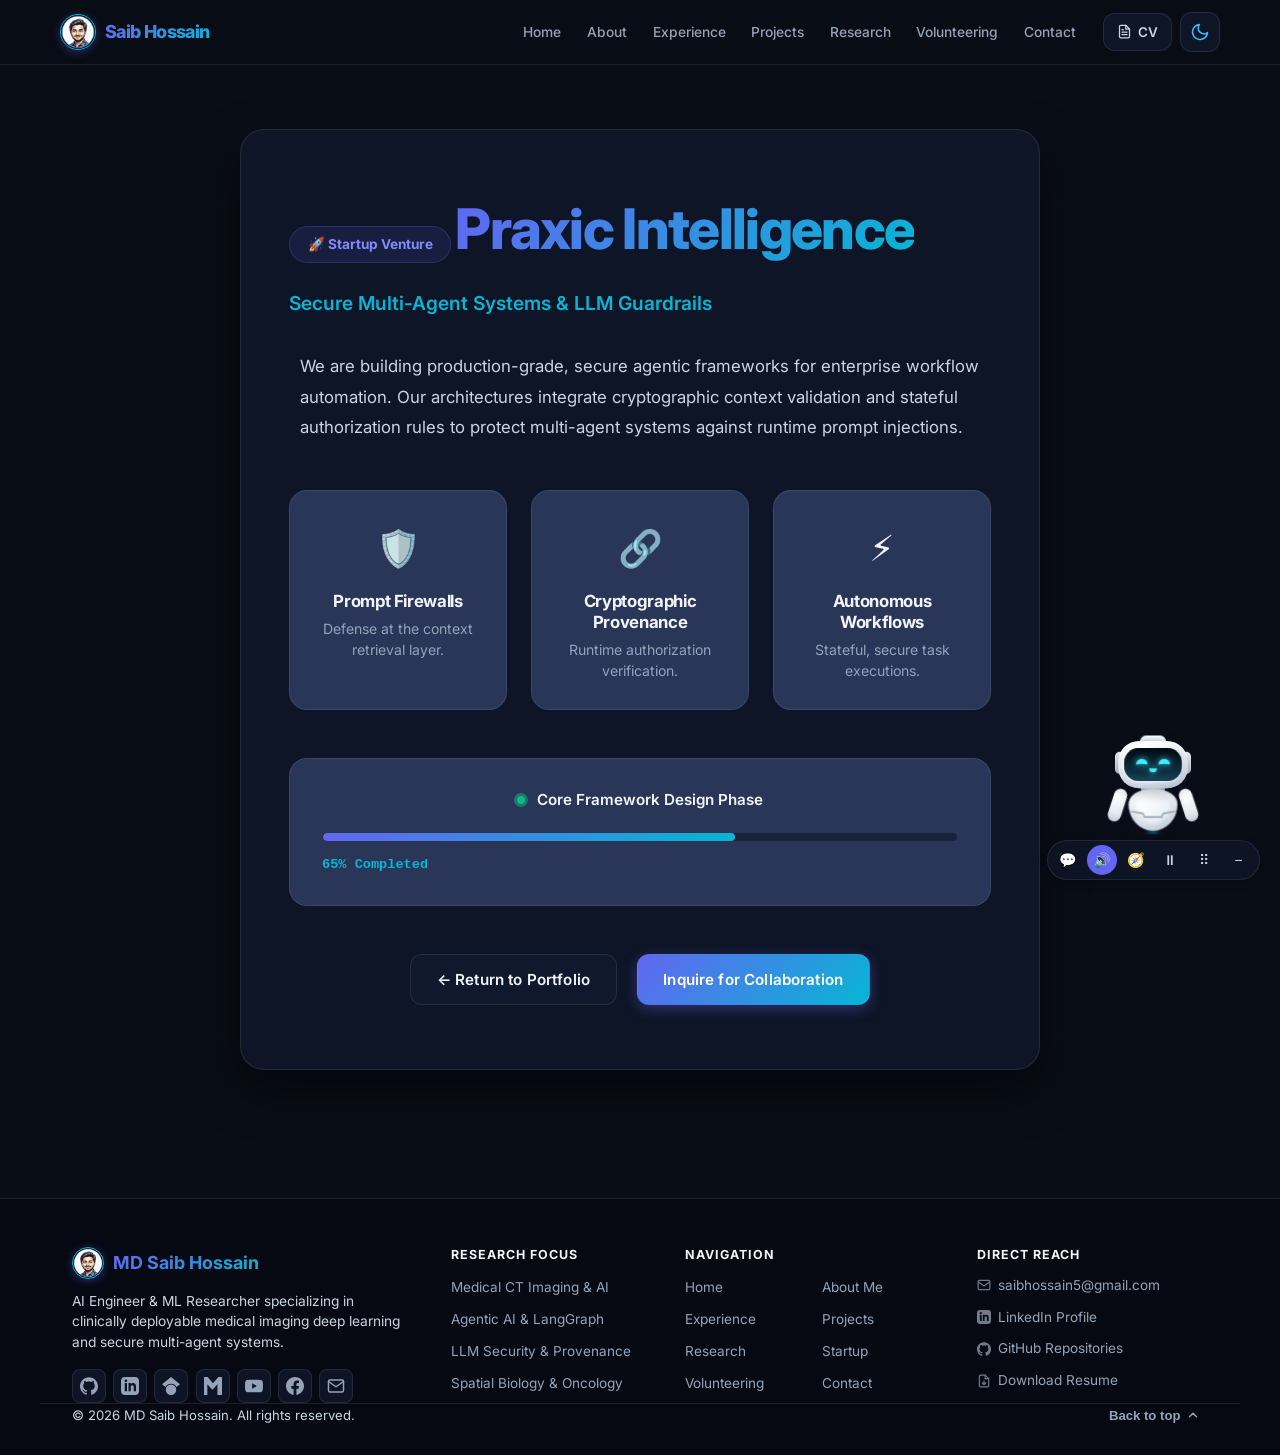
<file: pages/startup/index.html>
<!DOCTYPE html>
<html lang="en">
<head>
  <meta charset="UTF-8" />
  <meta name="viewport" content="width=device-width, initial-scale=1.0, shrink-to-fit=no">
  <meta name="theme-color" content="#0a0a1a">
  <meta name="mobile-web-app-capable" content="yes">
  <meta name="apple-mobile-web-app-capable" content="yes">
  <meta name="apple-mobile-web-app-status-bar-style" content="black-translucent">
  
  <!-- Google Search Console Verification -->
  <meta name="google-site-verification" content="aO3Zbgb3QKB-5_14r2KsOkdoJxvuw_YU0HaG_kq30GI" />
  
  <title>Praxic Intelligence | Secure Agentic AI</title>
  <meta name="description" content="Praxic Intelligence is developing production-grade, secure multi-agent systems with advanced cryptographic security guardrails.">
  <meta name="author" content="MD Saib Hossain">
  <meta name="robots" content="index, follow">
  
  <link rel="canonical" href="https://saibhossain.dev/pages/startup/index.html">
  
  <!-- Open Graph -->
  <meta property="og:type" content="website">
  <meta property="og:title" content="Praxic Intelligence | Secure Agentic AI">
  <meta property="og:description" content="Developing production-grade secure multi-agent systems and LLM context guardrails.">
  <meta property="og:image" content="https://saibhossain.dev/assets/images/profile_pencil_square.webp">
  <meta property="og:image:secure_url" content="https://saibhossain.dev/assets/images/profile_pencil_square.webp">
  <meta property="og:image:type" content="image/webp">
  <meta property="og:image:width" content="1024">
  <meta property="og:image:height" content="1024">
  <meta property="og:image:alt" content="Praxic Intelligence | MD Saib Hossain">
  <meta property="og:image" content="https://saibhossain.dev/assets/images/profile_pencil_square.jpg">
  <meta property="og:image:type" content="image/jpeg">
  <meta property="og:url" content="https://saibhossain.dev/pages/startup/index.html">

  <!-- Twitter -->
  <meta name="twitter:card" content="summary_large_image">
  <meta name="twitter:title" content="Praxic Intelligence | Secure Agentic AI">
  <meta name="twitter:description" content="Developing production-grade secure multi-agent systems and LLM context guardrails.">
  <meta name="twitter:image" content="https://saibhossain.dev/assets/images/profile_pencil_square.webp">
  <meta name="twitter:image:alt" content="Praxic Intelligence | MD Saib Hossain">
  <meta name="twitter:site" content="@saibhossain">
  
  <meta name="color-scheme" content="dark light">
  <script>
    (function(){
      try {
        var t = localStorage.getItem('theme');
        if (t === 'light' || t === 'dark') {
          document.documentElement.setAttribute('data-theme', t);
        } else if (window.matchMedia && window.matchMedia('(prefers-color-scheme: light)').matches) {
          document.documentElement.setAttribute('data-theme', 'light');
        } else {
          document.documentElement.setAttribute('data-theme', 'dark');
        }
      } catch(e) {}
    })();
  </script>

  <!-- Preconnect for Google Fonts -->
  <link rel="preconnect" href="https://fonts.googleapis.com" crossorigin>
  <link rel="preconnect" href="https://fonts.gstatic.com" crossorigin>
  <link href="https://fonts.googleapis.com/css2?family=Inter:wght@300;400;500;600;700;800&display=swap" rel="stylesheet">

  <!-- Favicon & Search Result Icons (Matching index.html) -->
  <link rel="icon" type="image/png" sizes="192x192" href="../../assets/images/icon-192x192.png" />
  <link rel="icon" type="image/png" sizes="48x48" href="../../assets/images/favicon-48x48.png" />
  <link rel="icon" type="image/png" sizes="96x96" href="../../assets/images/favicon-96x96.png" />
  <link rel="apple-touch-icon" sizes="180x180" href="../../assets/images/apple-touch-icon.png" />
  
  <!-- Global Core Styles -->
  <link rel="stylesheet" href="../../assets/css/base.css"/>
  <link rel="stylesheet" href="../../assets/css/components.css"/>
  <link rel="stylesheet" href="../../assets/css/layout.css"/>
  <link rel="stylesheet" href="../../assets/css/animations.css"/>
  
  <!-- Page Specific Styles -->
  <link rel="stylesheet" href="styles.css" />
</head>
<body>
  <!-- Global Header Placeholder -->
  <div id="header-placeholder" data-depth="1"></div>

  <main id="main" class="startup-page">
    <div class="container container-center fade-in-up">
      <div class="startup-card glass-card text-center">
        <div class="startup-badge">🚀 Startup Venture</div>
        <h1 class="gradient-text">Praxic Intelligence</h1>
        <p class="tagline">Secure Multi-Agent Systems & LLM Guardrails</p>
        
        <p class="description">
          We are building production-grade, secure agentic frameworks for enterprise workflow automation. 
          Our architectures integrate cryptographic context validation and stateful authorization rules to protect multi-agent systems against runtime prompt injections.
        </p>

        <div class="features-grid">
          <div class="feat-item">
            <span class="feat-icon">🛡️</span>
            <h4>Prompt Firewalls</h4>
            <p>Defense at the context retrieval layer.</p>
          </div>
          <div class="feat-item">
            <span class="feat-icon">🔗</span>
            <h4>Cryptographic Provenance</h4>
            <p>Runtime authorization verification.</p>
          </div>
          <div class="feat-item">
            <span class="feat-icon">⚡</span>
            <h4>Autonomous Workflows</h4>
            <p>Stateful, secure task executions.</p>
          </div>
        </div>

        <div class="status-box">
          <div class="status-indicator">
            <div class="pulse-dot"></div>
            <span>Core Framework Design Phase</span>
          </div>
          <div class="progress-bar-wrap">
            <div class="progress-bar-fill" style="width: 65%;"></div>
          </div>
          <div class="status-percent">65% Completed</div>
        </div>

        <div class="action-buttons">
          <a href="../../index.html" class="btn btn-outline">&larr; Return to Portfolio</a>
          <a href="../contact/index.html" class="btn btn-primary">Inquire for Collaboration</a>
        </div>
      </div>
    </div>
  </main>

  <!-- Global Footer Placeholder -->
  <div id="footer-placeholder" data-depth="1"></div>

  <!-- Global Scripts -->
  <script src="../../assets/js/core/config.js"></script>
  <script src="../../assets/js/core/utils.js"></script>
  <script src="../../assets/js/core/nav.js"></script>
  <script src="../../assets/js/components/links.js"></script>
  
  <!-- Page Specific Script -->
  <script src="script.js"></script>
</body>
</html>
</file>
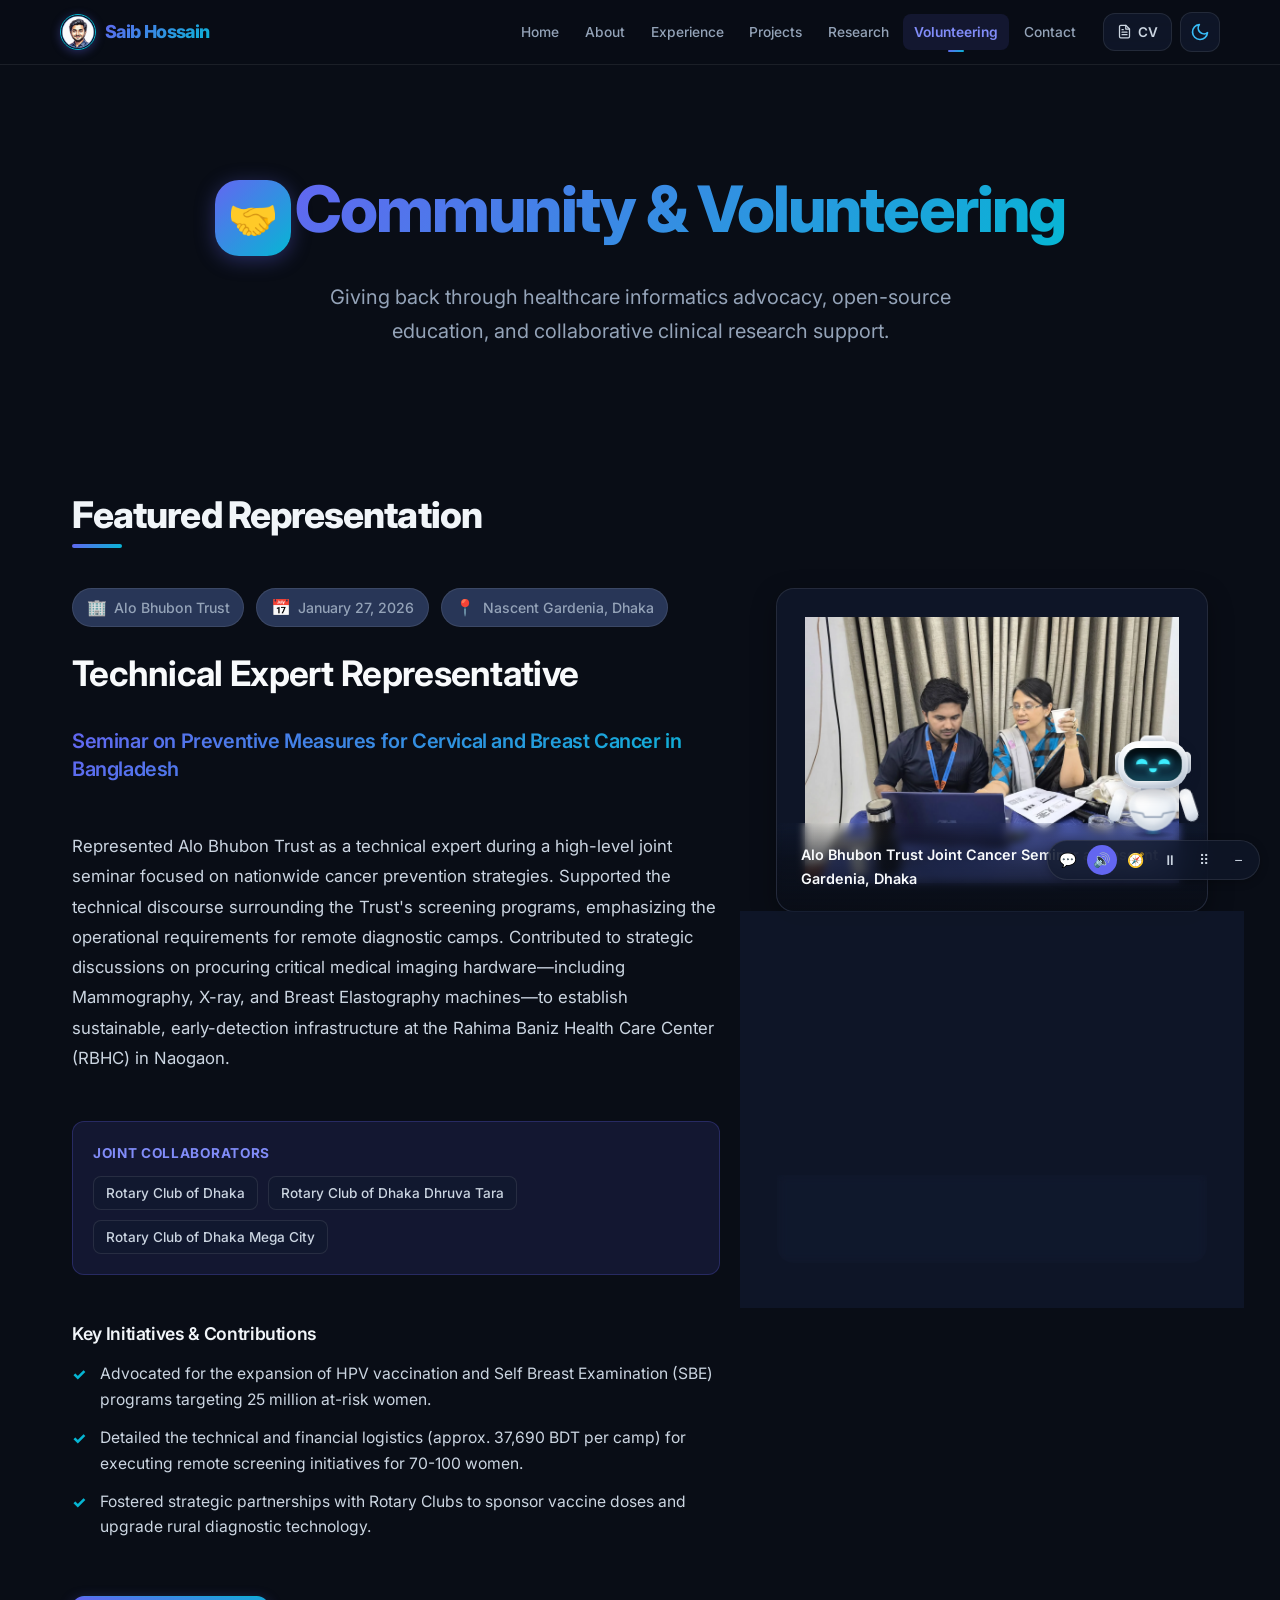
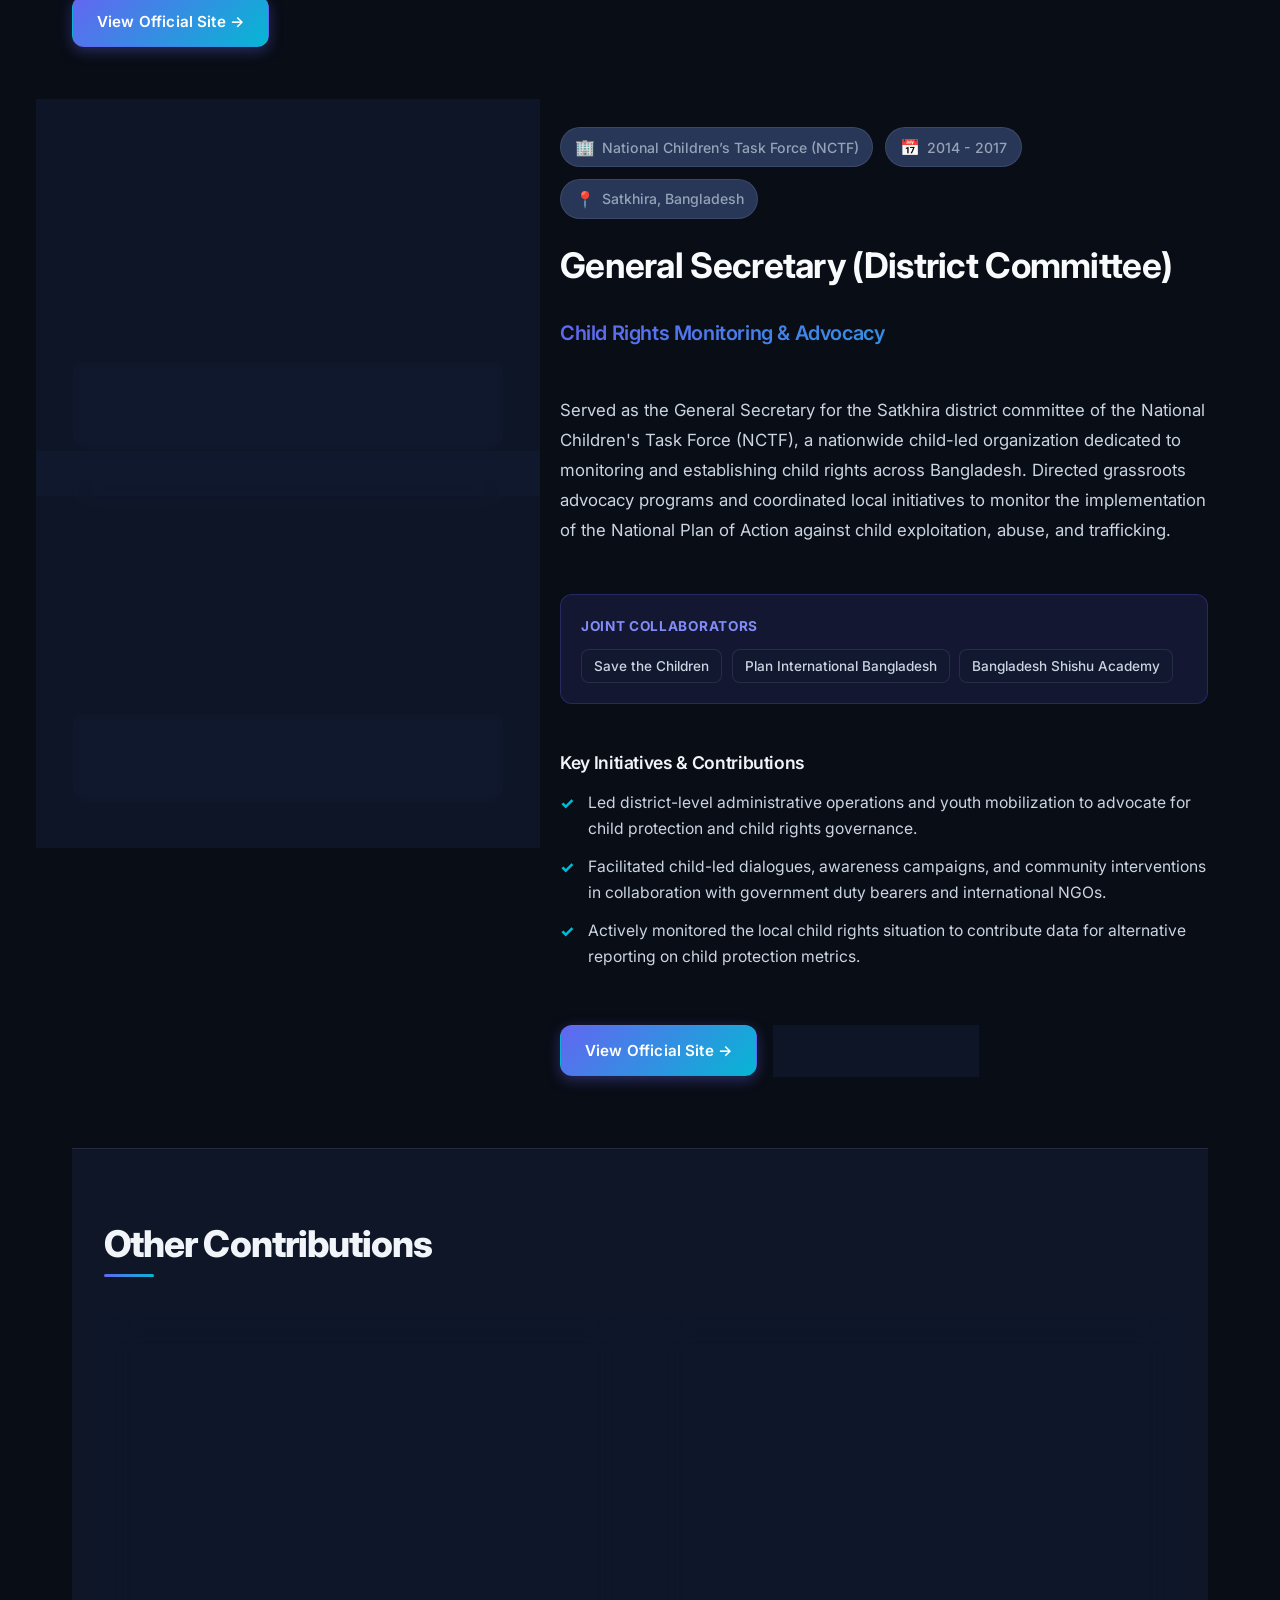
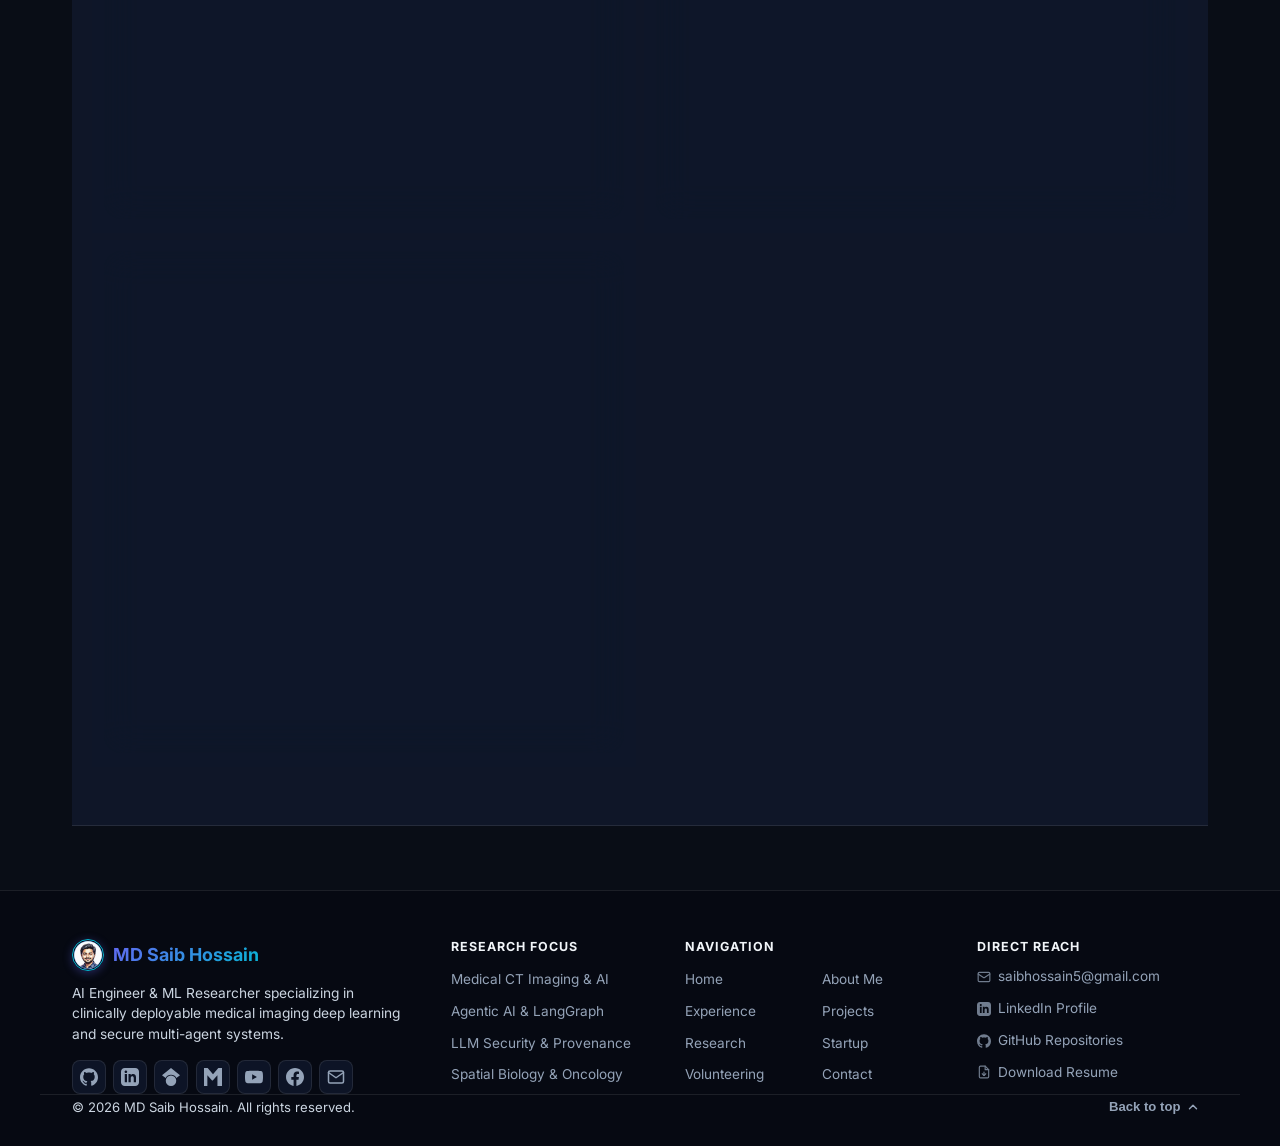
<file: pages/volunteering/index.html>
<!DOCTYPE html>
<html lang="en">

<head>
  <meta charset="UTF-8" />
  <meta name="viewport" content="width=device-width, initial-scale=1.0, shrink-to-fit=no">
  <meta name="theme-color" content="#0a0a1a">
  <meta name="mobile-web-app-capable" content="yes">
  <meta name="apple-mobile-web-app-capable" content="yes">
  <meta name="apple-mobile-web-app-status-bar-style" content="black-translucent">
  
  <!-- Google Search Console Verification -->
  <meta name="google-site-verification" content="aO3Zbgb3QKB-5_14r2KsOkdoJxvuw_YU0HaG_kq30GI" />
  
  <title>Volunteering | MD Saib Hossain</title>
  <meta name="description" content="Explore MD Saib Hossain's volunteering contributions, research reviews, and education programs.">
  <link rel="canonical" href="https://saibhossain.dev/pages/volunteering/index.html">

  <!-- Open Graph -->
  <meta property="og:type" content="profile">
  <meta property="og:title" content="Volunteering &amp; Social Impact | MD Saib Hossain">
  <meta property="og:description" content="Explore MD Saib Hossain's volunteering contributions, research reviews, and education programs.">
  <meta property="og:image" content="https://saibhossain.dev/assets/images/profile_pencil_square.webp">
  <meta property="og:image:secure_url" content="https://saibhossain.dev/assets/images/profile_pencil_square.webp">
  <meta property="og:image:type" content="image/webp">
  <meta property="og:image:width" content="1024">
  <meta property="og:image:height" content="1024">
  <meta property="og:image:alt" content="MD Saib Hossain | Volunteering &amp; Social Impact">
  <meta property="og:image" content="https://saibhossain.dev/assets/images/profile_pencil_square.jpg">
  <meta property="og:image:type" content="image/jpeg">
  <meta property="og:url" content="https://saibhossain.dev/pages/volunteering/index.html">
  <meta property="og:site_name" content="MD Saib Hossain Portfolio">

  <!-- Twitter -->
  <meta name="twitter:card" content="summary_large_image">
  <meta name="twitter:title" content="Volunteering &amp; Social Impact | MD Saib Hossain">
  <meta name="twitter:description" content="Explore MD Saib Hossain's volunteering contributions, research reviews, and education programs.">
  <meta name="twitter:image" content="https://saibhossain.dev/assets/images/profile_pencil_square.webp">
  <meta name="twitter:image:alt" content="MD Saib Hossain | Volunteering &amp; Social Impact">
  <meta name="twitter:site" content="@saibhossain">

  <meta name="color-scheme" content="dark light">
  <script>
    (function(){
      try {
        var t = localStorage.getItem('theme');
        if (t === 'light' || t === 'dark') {
          document.documentElement.setAttribute('data-theme', t);
        } else if (window.matchMedia && window.matchMedia('(prefers-color-scheme: light)').matches) {
          document.documentElement.setAttribute('data-theme', 'light');
        } else {
          document.documentElement.setAttribute('data-theme', 'dark');
        }
      } catch(e) {}
    })();
  </script>

  <!-- Preconnect for Google Fonts -->
  <link rel="preconnect" href="https://fonts.googleapis.com" crossorigin>
  <link rel="preconnect" href="https://fonts.gstatic.com" crossorigin>
  <link href="https://fonts.googleapis.com/css2?family=Inter:wght@300;400;500;600;700;800&display=swap" rel="stylesheet">

  <!-- Favicon & Search Result Icons (Matching index.html) -->
  <link rel="icon" type="image/png" sizes="192x192" href="../../assets/images/icon-192x192.png" />
  <link rel="icon" type="image/png" sizes="48x48" href="../../assets/images/favicon-48x48.png" />
  <link rel="icon" type="image/png" sizes="96x96" href="../../assets/images/favicon-96x96.png" />
  <link rel="apple-touch-icon" sizes="180x180" href="../../assets/images/apple-touch-icon.png" />

  <!-- Global Core Styles -->
  <link rel="stylesheet" href="../../assets/css/base.css" />
  <link rel="stylesheet" href="../../assets/css/components.css" />
  <link rel="stylesheet" href="../../assets/css/layout.css" />
  <link rel="stylesheet" href="../../assets/css/animations.css" />

  <!-- Page Specific Styles -->
  <link rel="stylesheet" href="styles.css" />
</head>

<body>
  <!-- Global Header Placeholder -->
  <div id="header-placeholder" data-depth="1"></div>

  <main id="main" class="volunteering-page">
    <div class="container">
      
      <!-- Hero Section -->
      <header class="volunteering-hero fade-in-up">
        <div class="volunteering-logo-badge">🤝</div>
        <h1 class="gradient-text" style="font-size: clamp(2.5rem, 5vw, 4rem); margin-bottom: 1rem;">Community & Volunteering</h1>
        <p class="text-muted" style="font-size: 1.25rem; max-width: 700px; margin: 0 auto;">
          Giving back through healthcare informatics advocacy, open-source education, and collaborative clinical research support.
        </p>
      </header>

      <!-- Featured Event Section -->
      <section class="padding-block" aria-labelledby="featured-heading">
        <h2 id="featured-heading" class="section-title">Featured Representation</h2>
        <div id="featured-container" class="featured-container">
          <!-- Dynamically loaded by script.js -->
          <div class="loading-state" style="grid-column: 1 / -1; text-align: center; padding: 3rem;">
            <p class="text-muted">Loading featured initiative...</p>
          </div>
        </div>
      </section>

      <!-- Standard Contributions Section -->
      <section class="padding-block bg-alt" aria-labelledby="contributions-heading">
        <div class="container">
          <h2 id="contributions-heading" class="section-title">Other Contributions</h2>
          <div id="contributions-container" class="contributions-grid">
            <!-- Dynamically loaded by script.js -->
            <div class="loading-state" style="text-align: center; padding: 3rem;">
              <p class="text-muted">Loading contributions...</p>
            </div>
          </div>
        </div>
      </section>

    </div>
  </main>

  <!-- Global Footer Placeholder -->
  <div id="footer-placeholder" data-depth="1"></div>

  <!-- Global Scripts -->
  <script src="../../assets/js/core/config.js"></script>
  <script src="../../assets/js/core/utils.js"></script>
  <script src="../../assets/js/core/nav.js"></script>
  
  <!-- Page Specific Script -->
  <script src="script.js"></script>
</body>

</html>
</file>
<file: assets/css/base.css>
/* ===================================================
   BASE.CSS — DESIGN TOKENS & CORE SYSTEM
   MD Saib Hossain Portfolio
   Supports Dark (default) and Light Mode via [data-theme]
   =================================================== */

/* ===== DARK THEME (DEFAULT) ===== */
:root,
[data-theme="dark"] {
  color-scheme: dark;

  /* Core Canvas */
  --bg: #090d16;
  --bg-secondary: #0f172a;
  --bg-tertiary: #1e293b;
  --bg-glass: rgba(15, 23, 42, 0.75);
  
  /* Glass Surfaces */
  --surface: rgba(18, 26, 47, 0.7);
  --surface-hover: rgba(30, 41, 69, 0.85);
  --surface-card: rgba(15, 23, 42, 0.65);
  --surface-active: rgba(45, 59, 95, 0.9);
  --surface-input: rgba(15, 23, 42, 0.8);

  /* Primary Brand & Accents */
  --primary: #6366f1;
  --primary-light: #818cf8;
  --primary-dark: #4338ca;
  --primary-glow: rgba(99, 102, 241, 0.35);

  --accent: #06b6d4;
  --accent-light: #22d3ee;
  --accent-dark: #0891b2;
  --accent-glow: rgba(6, 182, 212, 0.35);

  --accent-alt: #10b981;
  --accent-alt-glow: rgba(16, 185, 129, 0.3);

  /* Radiant Gradients */
  --gradient-main: linear-gradient(135deg, #6366f1 0%, #06b6d4 100%);
  --gradient-reverse: linear-gradient(135deg, #06b6d4 0%, #6366f1 100%);
  --gradient-card: linear-gradient(135deg, rgba(255, 255, 255, 0.04) 0%, rgba(255, 255, 255, 0.01) 100%);
  --gradient-glow: radial-gradient(circle, rgba(99, 102, 241, 0.15) 0%, transparent 70%);

  /* Typography */
  --text: #f1f5f9;
  --text-secondary: #cbd5e1;
  --text-muted: #94a3b8;
  --text-faint: #64748b;
  --text-gradient: var(--gradient-main);

  /* Borders & Dividers */
  --border: rgba(255, 255, 255, 0.09);
  --border-light: rgba(255, 255, 255, 0.14);
  --border-hover: rgba(99, 102, 241, 0.45);
  --border-focus: #6366f1;

  /* Shadows & Glows */
  --shadow-sm: 0 2px 8px rgba(0, 0, 0, 0.25);
  --shadow-md: 0 8px 24px rgba(0, 0, 0, 0.35);
  --shadow-lg: 0 20px 45px rgba(0, 0, 0, 0.5);
  --shadow-glow: 0 0 25px var(--primary-glow);

  /* UI Tokens */
  --nav-bg: rgba(9, 13, 22, 0.85);
  --nav-border: rgba(255, 255, 255, 0.08);
  --footer-bg: rgba(7, 10, 18, 0.95);
  --modal-overlay: rgba(3, 7, 18, 0.8);
  --scrollbar-thumb: rgba(99, 102, 241, 0.4);
  --scrollbar-track: #090d16;
  --badge-bg: rgba(99, 102, 241, 0.12);
  --badge-border: rgba(99, 102, 241, 0.25);
  --badge-text: #a5b4fc;
}

/* ===== LIGHT THEME ===== */
[data-theme="light"] {
  color-scheme: light;

  /* Core Canvas */
  --bg: #f8fafc;
  --bg-secondary: #f1f5f9;
  --bg-tertiary: #e2e8f0;
  --bg-glass: rgba(255, 255, 255, 0.88);

  /* Glass Surfaces */
  --surface: rgba(255, 255, 255, 0.9);
  --surface-hover: #f1f5f9;
  --surface-card: #ffffff;
  --surface-active: #e2e8f0;
  --surface-input: #ffffff;

  /* Primary Brand & Accents */
  --primary: #4f46e5;
  --primary-light: #4338ca;
  --primary-dark: #312e81;
  --primary-glow: rgba(79, 70, 229, 0.15);

  --accent: #0284c7;
  --accent-light: #0369a1;
  --accent-dark: #075985;
  --accent-glow: rgba(2, 132, 199, 0.15);

  --accent-alt: #059669;
  --accent-alt-glow: rgba(5, 150, 105, 0.15);

  /* Radiant Gradients */
  --gradient-main: linear-gradient(135deg, #4f46e5 0%, #0284c7 100%);
  --gradient-reverse: linear-gradient(135deg, #0284c7 0%, #4f46e5 100%);
  --gradient-card: linear-gradient(135deg, rgba(79, 70, 229, 0.04) 0%, rgba(2, 132, 199, 0.02) 100%);
  --gradient-glow: radial-gradient(circle, rgba(79, 70, 229, 0.08) 0%, transparent 70%);

  /* Typography */
  --text: #0f172a;
  --text-secondary: #334155;
  --text-muted: #64748b;
  --text-faint: #94a3b8;
  --text-gradient: linear-gradient(135deg, #3730a3 0%, #0369a1 100%);

  /* Borders & Dividers */
  --border: rgba(15, 23, 42, 0.1);
  --border-light: rgba(15, 23, 42, 0.15);
  --border-hover: rgba(79, 70, 229, 0.5);
  --border-focus: #4f46e5;

  /* Shadows & Glows */
  --shadow-sm: 0 2px 8px rgba(15, 23, 42, 0.05);
  --shadow-md: 0 8px 24px rgba(15, 23, 42, 0.08);
  --shadow-lg: 0 20px 45px rgba(15, 23, 42, 0.12);
  --shadow-glow: 0 0 20px rgba(79, 70, 229, 0.15);

  /* UI Tokens */
  --nav-bg: rgba(255, 255, 255, 0.92);
  --nav-border: rgba(15, 23, 42, 0.08);
  --footer-bg: #f8fafc;
  --modal-overlay: rgba(15, 23, 42, 0.65);
  --scrollbar-thumb: rgba(79, 70, 229, 0.35);
  --scrollbar-track: #f1f5f9;
  --badge-bg: rgba(79, 70, 229, 0.09);
  --badge-border: rgba(79, 70, 229, 0.25);
  --badge-text: #3730a3;
}

/* ===== DIMENSIONS & RADII ===== */
:root {
  --radius-sm: 8px;
  --radius-md: 12px;
  --radius-lg: 18px;
  --radius-xl: 24px;
  --radius-full: 9999px;

  --container-max: 1200px;
  --container-padding: 2rem;

  --transition-fast: 0.15s ease;
  --transition-normal: 0.3s cubic-bezier(0.4, 0, 0.2, 1);
  --transition-smooth: 0.45s cubic-bezier(0.16, 1, 0.3, 1);

  --font-sans: 'Inter', system-ui, -apple-system, BlinkMacSystemFont, 'Segoe UI', Roboto, sans-serif;
  --font-heading: 'Inter', system-ui, -apple-system, BlinkMacSystemFont, sans-serif;
  --font-mono: 'SF Mono', 'Fira Code', 'Roboto Mono', monospace;
}

@media (max-width: 768px) {
  :root {
    --container-padding: 1.25rem;
  }
}

@media (max-width: 480px) {
  :root {
    --container-padding: 1rem;
  }
}

/* ===== CSS RESET & GLOBAL STYLES ===== */
*, *::before, *::after {
  box-sizing: border-box;
  margin: 0;
  padding: 0;
}

html {
  scroll-behavior: smooth;
  font-size: 16px;
  -webkit-text-size-adjust: 100%;
  overflow-x: hidden;
  max-width: 100%;
}

body {
  background-color: var(--bg);
  color: var(--text);
  font-family: var(--font-sans);
  line-height: 1.65;
  overflow-x: hidden;
  max-width: 100%;
  min-height: 100vh;
  min-height: 100dvh;
  display: flex;
  flex-direction: column;
  -webkit-font-smoothing: antialiased;
  -moz-osx-font-smoothing: grayscale;
  transition: background-color var(--transition-normal), color var(--transition-normal);
}

main {
  flex: 1 0 auto;
}

/* ===== ACCESSIBILITY & FOCUS ===== */
.skip-link {
  position: absolute;
  top: -100px;
  left: 1rem;
  padding: 0.75rem 1.5rem;
  background: var(--primary);
  color: #ffffff;
  z-index: 10000;
  border-radius: var(--radius-md);
  font-weight: 600;
  text-decoration: none;
  transition: top var(--transition-fast);
}

.skip-link:focus {
  top: 1rem;
}

:focus-visible {
  outline: 2px solid var(--accent);
  outline-offset: 3px;
  border-radius: var(--radius-sm);
}

/* ===== TYPOGRAPHY DEFAULTS ===== */
h1, h2, h3, h4, h5, h6 {
  font-family: var(--font-heading);
  color: var(--text);
  line-height: 1.25;
  font-weight: 700;
  letter-spacing: -0.02em;
}

p {
  color: var(--text-secondary);
  line-height: 1.7;
}

a {
  color: inherit;
  text-decoration: none;
  transition: color var(--transition-fast), transform var(--transition-fast);
}

img, svg, picture {
  max-width: 100%;
  height: auto;
  display: block;
}

/* ===== SELECTION & SCROLLBAR ===== */
::selection {
  background: var(--primary);
  color: #ffffff;
}

/* Standard scrollbar-color */
html {
  scrollbar-color: var(--scrollbar-thumb) var(--scrollbar-track);
  scrollbar-width: thin;
}

/* WebKit scrollbar fallback */
@supports not (scrollbar-color: auto) {
  ::-webkit-scrollbar {
    width: 8px;
    height: 8px;
  }

  ::-webkit-scrollbar-track {
    background: var(--scrollbar-track);
  }

  ::-webkit-scrollbar-thumb {
    background: var(--scrollbar-thumb);
    border-radius: 4px;
  }

  ::-webkit-scrollbar-thumb:hover {
    background: var(--primary);
  }
}

/* ===== REDUCED MOTION ===== */
@media (prefers-reduced-motion: reduce) {
  *, *::before, *::after {
    animation-duration: 0.01ms !important;
    animation-iteration-count: 1 !important;
    transition-duration: 0.01ms !important;
    scroll-behavior: auto !important;
  }
}
</file>
<file: assets/css/components.css>
/* ===================================================
   COMPONENTS.CSS — REUSABLE UI COMPONENTS & THEMES
   MD Saib Hossain Portfolio
   =================================================== */

/* ===== GLASSMORPHIC CARDS ===== */
.glass-card {
  background: var(--surface);
  backdrop-filter: blur(16px);
  -webkit-backdrop-filter: blur(16px);
  border: 1px solid var(--border);
  border-radius: var(--radius-lg);
  padding: 1.75rem;
  transition: transform var(--transition-normal), box-shadow var(--transition-normal), border-color var(--transition-normal), background var(--transition-normal);
  position: relative;
  overflow: hidden;
  box-shadow: var(--shadow-sm);
}

.glass-card::before {
  content: '';
  position: absolute;
  inset: 0;
  background: var(--gradient-card);
  opacity: 0;
  transition: opacity var(--transition-normal);
  pointer-events: none;
  border-radius: inherit;
}

.glass-card:hover {
  transform: translateY(-4px);
  border-color: var(--border-hover);
  box-shadow: var(--shadow-md), 0 0 20px var(--primary-glow);
}

.glass-card:hover::before {
  opacity: 1;
}

/* Card variants */
.glass-card-sm {
  padding: 1.25rem;
  border-radius: var(--radius-md);
}

.glass-card-lg {
  padding: 2.5rem;
  border-radius: var(--radius-xl);
}

/* ===== GRADIENT TEXT ===== */
.gradient-text,
.text-gradient {
  background: var(--text-gradient);
  -webkit-background-clip: text;
  -webkit-text-fill-color: transparent;
  background-clip: text;
  display: inline-block;
  font-weight: 700;
}

/* ===== BUTTONS ===== */
.btn {
  display: inline-flex;
  align-items: center;
  justify-content: center;
  gap: 0.6rem;
  padding: 0.75rem 1.6rem;
  border-radius: var(--radius-md);
  font-weight: 600;
  font-size: 0.95rem;
  letter-spacing: 0.01em;
  cursor: pointer;
  transition: all var(--transition-normal);
  border: 1.5px solid transparent;
  text-decoration: none;
  position: relative;
  overflow: hidden;
  user-select: none;
  white-space: nowrap;
}

.btn:active {
  transform: scale(0.98);
}

.btn-primary {
  background: var(--gradient-main);
  color: #ffffff !important;
  box-shadow: 0 4px 14px var(--primary-glow);
}

.btn-primary:hover {
  transform: translateY(-2px);
  box-shadow: 0 6px 20px var(--primary-glow);
  filter: brightness(1.08);
}

.btn-outline {
  background: var(--surface);
  border-color: var(--border);
  color: var(--text);
  backdrop-filter: blur(10px);
}

.btn-outline:hover {
  border-color: var(--primary);
  color: #ffffff !important;
  background: var(--primary);
  transform: translateY(-2px);
  box-shadow: 0 4px 14px var(--primary-glow);
}

.btn-sm {
  padding: 0.5rem 1.1rem;
  font-size: 0.85rem;
  border-radius: var(--radius-sm);
}

.btn-lg {
  padding: 0.95rem 2rem;
  font-size: 1.05rem;
  border-radius: var(--radius-lg);
}

.btn-icon {
  width: 42px;
  height: 42px;
  padding: 0;
  border-radius: var(--radius-md);
  display: inline-flex;
  align-items: center;
  justify-content: center;
}

/* ===== NAVIGATION HEADER ===== */
.nav {
  position: sticky;
  top: 0;
  z-index: 1000;
  background: var(--nav-bg);
  backdrop-filter: blur(20px);
  -webkit-backdrop-filter: blur(20px);
  border-bottom: 1px solid var(--nav-border);
  padding: 0.75rem 0;
  transition: background var(--transition-normal), padding var(--transition-normal), box-shadow var(--transition-normal);
}

.nav.scrolled {
  padding: 0.55rem 0;
  box-shadow: var(--shadow-sm);
}

.nav-container {
  display: flex;
  justify-content: space-between;
  align-items: center;
  max-width: var(--container-max);
  margin: 0 auto;
  padding: 0 1.25rem;
  gap: 1rem;
}

/* Logo */
.nav-logo {
  display: flex;
  align-items: center;
  gap: 0.55rem;
  text-decoration: none;
  font-weight: 800;
  font-size: 1.25rem;
  letter-spacing: -0.03em;
  flex-shrink: 0;
}

.logo-badge {
  width: 34px;
  height: 34px;
  border-radius: 9px;
  background: var(--gradient-main);
  display: flex;
  align-items: center;
  justify-content: center;
  color: #ffffff;
  font-size: 0.95rem;
  font-weight: 800;
  box-shadow: 0 2px 10px var(--primary-glow);
  transition: transform var(--transition-normal);
}

.logo-badge-img {
  width: 36px;
  height: 36px;
  border-radius: 50%;
  object-fit: cover;
  border: 1.5px solid var(--accent);
  box-shadow: 0 2px 10px var(--primary-glow);
  transition: transform var(--transition-normal);
  display: inline-block;
}

.nav-logo:hover .logo-badge,
.nav-logo:hover .logo-badge-img,
.footer-logo:hover .logo-badge-img {
  transform: rotate(-6deg) scale(1.08);
}

.logo-name {
  background: var(--text-gradient);
  -webkit-background-clip: text;
  -webkit-text-fill-color: transparent;
  background-clip: text;
  font-size: 1.12rem;
}

/* Desktop Menu Wrapper */
.nav-menu-wrapper {
  display: flex;
  align-items: center;
  gap: 1rem;
}

.nav-links {
  display: flex;
  list-style: none;
  gap: 0.2rem;
  align-items: center;
}

.nav-links a {
  color: var(--text-muted);
  font-weight: 500;
  font-size: 0.86rem;
  padding: 0.42rem 0.7rem;
  border-radius: var(--radius-sm);
  transition: all var(--transition-fast);
  position: relative;
  display: inline-flex;
  align-items: center;
  white-space: nowrap;
}

.nav-links a:hover {
  color: var(--primary);
  background: var(--badge-bg);
}

.nav-links a.active {
  color: var(--primary);
  background: var(--badge-bg);
  font-weight: 600;
}

[data-theme="dark"] .nav-links a:hover {
  color: var(--text);
  background: var(--surface-hover);
}

[data-theme="dark"] .nav-links a.active {
  color: var(--primary-light);
  background: var(--badge-bg);
}

.nav-links a.active::after {
  content: '';
  position: absolute;
  bottom: -2px;
  left: 50%;
  transform: translateX(-50%);
  width: 16px;
  height: 2.5px;
  background: var(--gradient-main);
  border-radius: 2px;
}

/* Nav Actions (CV + Theme + Toggle) */
.nav-actions {
  display: flex;
  align-items: center;
  gap: 0.5rem;
  flex-shrink: 0;
}

.nav-cv-btn {
  display: inline-flex;
  align-items: center;
  gap: 0.4rem;
  padding: 0.42rem 0.8rem;
  border-radius: var(--radius-md);
  font-size: 0.84rem;
  font-weight: 600;
  text-decoration: none;
  transition: all var(--transition-normal);
  white-space: nowrap;
  flex-shrink: 0;
}

.nav-cv-view {
  color: var(--text-secondary);
  background: var(--surface);
  border: 1px solid var(--border);
}

.nav-cv-view:hover {
  color: var(--primary);
  border-color: var(--primary);
  background: var(--badge-bg);
  transform: translateY(-1px);
}

.nav-cv-download {
  background: var(--gradient-main);
  color: #ffffff !important;
  box-shadow: 0 2px 10px var(--primary-glow);
}

.nav-cv-download:hover {
  transform: translateY(-1px);
  box-shadow: 0 4px 14px var(--primary-glow);
  filter: brightness(1.1);
}

/* Compact Laptop Navigation (993px to 1180px) */
@media (max-width: 1180px) and (min-width: 993px) {
  .nav-container {
    padding: 0 1rem;
  }

  .nav-links {
    gap: 0.15rem;
  }

  .nav-links a {
    padding: 0.38rem 0.52rem;
    font-size: 0.82rem;
  }

  .nav-actions {
    gap: 0.4rem;
  }

  .nav-cv-download {
    display: none;
  }

  .nav-cv-view {
    padding: 0.38rem 0.65rem;
    font-size: 0.8rem;
  }
}

/* Theme Toggle Button */
.theme-toggle-btn {
  background: var(--surface);
  border: 1px solid var(--border);
  color: var(--text);
  width: 40px;
  height: 40px;
  border-radius: var(--radius-md);
  cursor: pointer;
  display: inline-flex;
  align-items: center;
  justify-content: center;
  gap: 0.5rem;
  transition: all var(--transition-normal);
  padding: 0;
  position: relative;
  flex-shrink: 0;
}

.theme-toggle-btn:hover {
  color: var(--primary);
  border-color: var(--primary);
  background: var(--badge-bg);
  transform: translateY(-1px);
  box-shadow: 0 4px 14px var(--primary-glow);
}

.theme-toggle-btn svg {
  width: 20px;
  height: 20px;
  transition: transform var(--transition-normal), opacity var(--transition-fast);
}

.theme-toggle-btn .icon-sun {
  display: none;
}

.theme-toggle-btn .icon-moon {
  display: block;
  color: #38bdf8;
}

[data-theme="light"] .theme-toggle-btn .icon-sun {
  display: block;
  color: #f59e0b;
}

[data-theme="light"] .theme-toggle-btn .icon-moon {
  display: none;
}

.theme-btn-label {
  display: none;
}

/* Mobile Top Actions (Theme Toggle + Hamburger) */
.nav-actions-mobile-wrap {
  display: none;
  align-items: center;
  gap: 0.6rem;
}

.mobile-theme-btn {
  display: inline-flex;
}

/* Hamburger Toggle Button */
.nav-toggle {
  display: none;
  background: var(--surface);
  border: 1px solid var(--border);
  border-radius: var(--radius-md);
  width: 42px;
  height: 42px;
  cursor: pointer;
  padding: 0;
  align-items: center;
  justify-content: center;
  z-index: 1002;
  transition: all var(--transition-normal);
  color: var(--text);
}

.nav-toggle:hover {
  background: var(--surface-hover);
  border-color: var(--accent);
  color: var(--accent);
}

.hamburger {
  display: block;
  width: 22px;
  height: 2px;
  background: currentColor;
  position: relative;
  transition: background var(--transition-fast);
}

.hamburger::before,
.hamburger::after {
  content: '';
  position: absolute;
  width: 22px;
  height: 2px;
  background: currentColor;
  left: 0;
  transition: transform var(--transition-normal);
}

.hamburger::before {
  top: -7px;
}

.hamburger::after {
  top: 7px;
}

.nav-toggle.active .hamburger {
  background: transparent;
}

.nav-toggle.active .hamburger::before {
  transform: rotate(45deg) translate(5px, 5px);
}

.nav-toggle.active .hamburger::after {
  transform: rotate(-45deg) translate(5px, -5px);
}

/* Mobile Drawer Header & Elements */
.mobile-drawer-header {
  display: none;
  align-items: center;
  justify-content: space-between;
  padding-bottom: 1rem;
  margin-bottom: 0.5rem;
  border-bottom: 1px solid var(--border);
}

.drawer-title {
  font-size: 1.15rem;
  font-weight: 800;
  color: var(--text);
  letter-spacing: -0.02em;
}

.drawer-close-btn {
  background: var(--surface);
  border: 1px solid var(--border);
  color: var(--text-muted);
  width: 36px;
  height: 36px;
  border-radius: var(--radius-sm);
  display: flex;
  align-items: center;
  justify-content: center;
  font-size: 1.4rem;
  cursor: pointer;
  line-height: 1;
  transition: all var(--transition-fast);
}

.drawer-close-btn:hover {
  color: var(--text);
  border-color: var(--accent);
  background: var(--surface-hover);
}

.mobile-nav-arrow {
  display: none;
  font-size: 1.1rem;
  color: var(--text-muted);
  transition: transform var(--transition-fast);
}

/* Backdrop Overlay */
.nav-backdrop {
  position: fixed;
  inset: 0;
  background: rgba(0, 0, 0, 0.65);
  backdrop-filter: blur(6px);
  -webkit-backdrop-filter: blur(6px);
  z-index: 1000;
  opacity: 0;
  visibility: hidden;
  transition: opacity var(--transition-normal), visibility var(--transition-normal);
}

.nav-backdrop.active {
  opacity: 1;
  visibility: visible;
}

/* Mobile & iPad Navigation Drawer (up to 992px) */
@media (max-width: 992px) {
  .nav-actions-mobile-wrap {
    display: flex;
  }

  .nav-toggle {
    display: flex;
  }

  .mobile-drawer-header {
    display: flex;
  }

  .mobile-nav-arrow {
    display: inline-block;
  }

  .nav-menu-wrapper {
    position: fixed;
    top: 0;
    right: 0;
    bottom: 0;
    height: 100vh;
    height: 100dvh;
    width: min(88vw, 380px);
    background: var(--surface-card);
    backdrop-filter: blur(28px);
    -webkit-backdrop-filter: blur(28px);
    border-left: 1px solid var(--border);
    flex-direction: column;
    align-items: stretch;
    padding: 1.5rem 1.25rem 2.5rem;
    gap: 1rem;
    transform: translateX(100%);
    transition: transform var(--transition-smooth), visibility var(--transition-smooth);
    visibility: hidden;
    z-index: 1001;
    overflow-y: auto;
    -webkit-overflow-scrolling: touch;
    box-shadow: -10px 0 40px rgba(0, 0, 0, 0.5);
  }

  .nav-menu-wrapper.active {
    transform: translateX(0);
    visibility: visible;
  }

  .nav-links {
    flex-direction: column;
    width: 100%;
    gap: 0.45rem;
    align-items: stretch;
  }

  .nav-links li {
    width: 100%;
  }

  .nav-links a {
    padding: 0.85rem 1.15rem;
    font-size: 1.02rem;
    font-weight: 600;
    border-radius: var(--radius-md);
    background: var(--surface);
    border: 1px solid var(--border);
    display: flex;
    align-items: center;
    justify-content: space-between;
    min-height: 48px;
    color: var(--text);
  }

  .nav-links a:hover {
    background: var(--surface-hover);
    border-color: var(--accent);
    color: var(--accent);
  }

  .nav-links a:hover .mobile-nav-arrow {
    transform: translateX(4px);
    color: var(--accent);
  }

  .nav-links a.active {
    background: var(--badge-bg);
    border-color: var(--primary);
    color: var(--primary-light);
  }

  [data-theme="light"] .nav-links a.active {
    color: var(--primary);
  }

  .nav-links a.active::after {
    display: none;
  }

  .nav-actions {
    flex-direction: column;
    width: 100%;
    gap: 0.75rem;
    padding-top: 1.25rem;
    border-top: 1px solid var(--border);
    margin-top: 0.5rem;
  }

  .nav-actions .nav-cv-btn {
    width: 100%;
    justify-content: center;
    padding: 0.85rem 1.25rem;
    min-height: 48px;
    font-size: 0.98rem;
    border-radius: var(--radius-md);
  }

  .nav-actions .desktop-theme-btn {
    width: 100%;
    min-height: 48px;
    justify-content: center;
    padding: 0.85rem 1.25rem;
    font-size: 0.98rem;
    font-weight: 600;
    border-radius: var(--radius-md);
  }

  .nav-actions .desktop-theme-btn .theme-btn-label {
    display: inline;
  }
}

/* Touch Device Optimization for Buttons */
@media (max-width: 768px) {
  .btn {
    min-height: 46px;
    padding: 0.7rem 1.35rem;
    font-size: 0.95rem;
  }

  .btn-sm {
    min-height: 40px;
    padding: 0.5rem 1rem;
    font-size: 0.88rem;
  }

  .nav-container {
    padding: 0 1rem;
  }

  .logo-name {
    font-size: 1.05rem;
  }
}

/* ===== FOOTER ===== */
.footer {
  border-top: 1px solid var(--border);
  background: var(--footer-bg);
  padding: 3rem 0 1.75rem 0;
  color: var(--text-muted);
  margin-top: clamp(3rem, 5vw, 4.5rem);
  position: relative;
}

.footer-grid {
  display: grid;
  grid-template-columns: 1.8fr 1.05fr 1.35fr 1.2fr;
  gap: clamp(1.5rem, 2.5vw, 2.5rem);
  margin-bottom: 2rem;
  align-items: start;
}

.footer-brand {
  display: flex;
  flex-direction: column;
  gap: 0.75rem;
}

.footer-logo {
  display: inline-flex;
  align-items: center;
  gap: 0.55rem;
  font-size: 1.15rem;
  font-weight: 700;
  color: var(--text);
  text-decoration: none;
  transition: opacity var(--transition-fast);
}

.footer-logo:hover {
  opacity: 0.9;
}

.footer-logo .logo-badge-img {
  width: 32px;
  height: 32px;
}

.footer-tagline {
  line-height: 1.5;
  color: var(--text-secondary);
  font-size: 0.86rem;
  max-width: 340px;
  margin: 0;
}

.footer-social-links {
  display: flex;
  gap: 0.45rem;
  margin-top: 0.25rem;
  flex-wrap: wrap;
}

.footer-social-links a {
  display: inline-flex;
  align-items: center;
  justify-content: center;
  width: 34px;
  height: 34px;
  border-radius: 8px;
  background: var(--surface);
  border: 1px solid var(--border);
  color: var(--text-muted);
  transition: all var(--transition-normal);
  text-decoration: none;
}

.footer-social-links a:hover {
  color: var(--accent);
  border-color: var(--accent);
  background: var(--surface-hover);
  transform: translateY(-2px);
  box-shadow: 0 4px 12px var(--accent-glow);
}

.footer-column {
  display: flex;
  flex-direction: column;
  gap: 0.65rem;
  min-width: 0;
}

.footer-title {
  color: var(--text);
  font-size: 0.78rem;
  font-weight: 700;
  letter-spacing: 0.08em;
  text-transform: uppercase;
  margin: 0;
}

.footer-list {
  list-style: none;
  margin: 0;
  padding: 0;
  display: flex;
  flex-direction: column;
  gap: 0.35rem;
}

.footer-nav-list {
  display: grid;
  grid-template-columns: repeat(2, 1fr);
  gap: 0.35rem 0.85rem;
}

.footer-list li {
  margin: 0;
  padding: 0;
}

.footer-list a {
  color: var(--text-muted);
  font-size: 0.85rem;
  line-height: 1.35;
  padding: 0.12rem 0;
  transition: all var(--transition-fast);
  text-decoration: none;
  display: inline-flex;
  align-items: center;
  gap: 0.45rem;
  word-break: break-word;
}

.footer-link-icon {
  flex-shrink: 0;
  opacity: 0.75;
  transition: opacity var(--transition-fast), color var(--transition-fast);
}

.footer-list a:hover {
  color: var(--accent);
  transform: translateX(3px);
}

.footer-list a:hover .footer-link-icon {
  opacity: 1;
  color: var(--accent);
}

.footer-bottom {
  border-top: 1px solid var(--border);
  padding-top: 1.25rem;
  display: flex;
  justify-content: space-between;
  align-items: center;
  flex-wrap: wrap;
  gap: 1rem;
  font-size: 0.82rem;
  color: var(--text-faint);
}

.footer-brand-meta p.copyright {
  margin: 0;
  font-size: 0.82rem;
}

.footer-bottom .back-to-top {
  display: inline-flex;
  align-items: center;
  gap: 0.35rem;
  color: var(--text-muted);
  cursor: pointer;
  transition: all var(--transition-fast);
  background: none;
  border: none;
  font-size: 0.82rem;
  font-weight: 600;
  padding: 0.25rem 0.5rem;
  border-radius: 6px;
}

.footer-bottom .back-to-top:hover {
  color: var(--accent);
  background: var(--surface-hover);
}

@media (max-width: 992px) {
  .footer-grid {
    grid-template-columns: 1fr 1fr;
    gap: 2rem 2.5rem;
  }
}

@media (max-width: 600px) {
  .footer {
    padding: 2.25rem 0 1.5rem 0;
    margin-top: 3rem;
  }

  .footer-grid {
    grid-template-columns: 1fr;
    gap: 1.5rem;
    margin-bottom: 1.5rem;
  }

  .footer-nav-list {
    grid-template-columns: repeat(2, 1fr);
    gap: 0.35rem 1rem;
  }

  .footer-bottom {
    flex-direction: column;
    text-align: center;
    justify-content: center;
    gap: 0.75rem;
    padding-top: 1rem;
  }
}

/* ===== BADGES & TAGS ===== */
.badge {
  display: inline-flex;
  align-items: center;
  gap: 0.4rem;
  padding: 0.35rem 0.85rem;
  background: var(--badge-bg);
  color: var(--badge-text);
  border: 1px solid var(--badge-border);
  border-radius: var(--radius-full);
  font-size: 0.8rem;
  font-weight: 600;
  letter-spacing: 0.02em;
}

.badge-success {
  background: rgba(16, 185, 129, 0.12);
  border-color: rgba(16, 185, 129, 0.3);
  color: #10b981;
}

.badge-accent {
  background: rgba(6, 182, 212, 0.12);
  border-color: rgba(6, 182, 212, 0.3);
  color: #06b6d4;
}

.tag,
.tech-tag {
  display: inline-flex;
  align-items: center;
  font-size: 0.78rem;
  padding: 0.25rem 0.75rem;
  border-radius: var(--radius-full);
  background: var(--surface-active);
  color: var(--text-secondary);
  border: 1px solid var(--border);
  font-weight: 500;
  transition: all var(--transition-fast);
}

.tag:hover,
.tech-tag:hover {
  background: var(--primary);
  color: #ffffff !important;
  border-color: var(--primary);
  transform: translateY(-1px);
  box-shadow: 0 3px 10px var(--primary-glow);
}

/* ===== STATUS BADGE & PULSE DOT ===== */
.status-badge {
  display: inline-flex;
  align-items: center;
  gap: 0.5rem;
  padding: 0.4rem 1rem;
  background: rgba(16, 185, 129, 0.12);
  color: #10b981;
  border-radius: var(--radius-full);
  font-size: 0.85rem;
  font-weight: 600;
  border: 1px solid rgba(16, 185, 129, 0.3);
}

.pulse-dot {
  width: 8px;
  height: 8px;
  background-color: #10b981;
  border-radius: 50%;
  position: relative;
}

.pulse-dot::before {
  content: '';
  position: absolute;
  inset: -3px;
  border-radius: 50%;
  background-color: #10b981;
  opacity: 0.5;
  animation: pulse-ring 2s cubic-bezier(0.4, 0, 0.6, 1) infinite;
}

@keyframes pulse-ring {
  0% {
    transform: scale(1);
    opacity: 0.6;
  }

  100% {
    transform: scale(2.8);
    opacity: 0;
  }
}

/* ===== PROGRESS BARS ===== */
.progress-container {
  margin: 1rem 0;
}

.progress-label {
  display: flex;
  justify-content: space-between;
  font-size: 0.85rem;
  color: var(--text-muted);
  margin-bottom: 0.5rem;
  font-weight: 500;
}

.progress-value {
  font-weight: 700;
  color: var(--primary-light);
  font-family: var(--font-mono);
}

[data-theme="light"] .progress-value {
  color: var(--primary);
}

.progress-bar {
  height: 8px;
  background: var(--surface-active);
  border-radius: var(--radius-full);
  overflow: hidden;
  position: relative;
  border: 1px solid var(--border);
}

.progress-fill {
  height: 100%;
  background: var(--gradient-main);
  border-radius: var(--radius-full);
  width: 0;
  transition: width 1.2s cubic-bezier(0.16, 1, 0.3, 1);
  position: relative;
}

.progress-fill::after {
  content: '';
  position: absolute;
  inset: 0;
  background: linear-gradient(90deg, transparent, rgba(255, 255, 255, 0.35), transparent);
  animation: shimmer-bar 2.5s infinite;
}

@keyframes shimmer-bar {
  0% {
    transform: translateX(-100%);
  }

  100% {
    transform: translateX(100%);
  }
}

/* ===== FILTER BARS ===== */
.filter-bar,
.project-filters {
  display: flex;
  gap: 0.6rem;
  flex-wrap: wrap;
  padding: 0.5rem;
  background: var(--surface);
  border: 1px solid var(--border);
  border-radius: var(--radius-lg);
  backdrop-filter: blur(12px);
  margin: 2rem 0;
}

.filter-btn {
  padding: 0.55rem 1.2rem;
  border-radius: var(--radius-md);
  border: 1px solid transparent;
  background: transparent;
  color: var(--text-muted);
  font-size: 0.88rem;
  font-weight: 600;
  cursor: pointer;
  transition: all var(--transition-fast);
}

.filter-btn:hover {
  color: var(--primary);
  background: var(--badge-bg);
  border-color: var(--badge-border);
}

[data-theme="dark"] .filter-btn:hover {
  color: var(--text);
  background: var(--surface-hover);
  border-color: transparent;
}

.filter-btn.active {
  background: var(--gradient-main) !important;
  color: #ffffff !important;
  border-color: transparent !important;
  box-shadow: 0 2px 10px var(--primary-glow);
}

/* ===== FORM ELEMENTS ===== */
.form-card {
  padding: 2.5rem;
}

.contact-form {
  display: flex;
  flex-direction: column;
  gap: 1.25rem;
  margin-top: 1.5rem;
}

.form-row {
  display: grid;
  grid-template-columns: 1fr 1fr;
  gap: 1.25rem;
}

.form-input,
.form-textarea {
  width: 100%;
  padding: 0.9rem 1.25rem;
  border-radius: var(--radius-md);
  background: var(--surface-input);
  border: 1.5px solid var(--border);
  color: var(--text);
  font-family: inherit;
  font-size: 0.95rem;
  transition: all var(--transition-fast);
}

.form-input:focus,
.form-textarea:focus {
  outline: none;
  border-color: var(--primary);
  box-shadow: 0 0 0 3px var(--primary-glow);
}

.form-textarea {
  min-height: 140px;
  resize: vertical;
}

/* ===== MODAL OVERLAYS ===== */
.modal-overlay {
  position: fixed;
  inset: 0;
  background: var(--modal-overlay);
  backdrop-filter: blur(8px);
  -webkit-backdrop-filter: blur(8px);
  z-index: 2000;
  display: none;
  align-items: center;
  justify-content: center;
  padding: 1.5rem;
}

.modal-content {
  max-width: 650px;
  width: 100%;
  max-height: 85vh;
  overflow-y: auto;
  position: relative;
  border-radius: var(--radius-xl);
  padding: 2.5rem;
  box-shadow: var(--shadow-lg);
  border: 1px solid var(--border-light);
}

.modal-close {
  position: absolute;
  top: 1.25rem;
  right: 1.25rem;
  background: var(--surface-active);
  border: 1px solid var(--border);
  color: var(--text-muted);
  width: 36px;
  height: 36px;
  border-radius: 50%;
  font-size: 1.4rem;
  line-height: 1;
  display: flex;
  align-items: center;
  justify-content: center;
  cursor: pointer;
  transition: all var(--transition-fast);
}

.modal-close:hover {
  color: var(--text);
  background: var(--surface-hover);
  border-color: var(--primary);
  transform: rotate(90deg);
}

/* ===== TABLE STYLES ===== */
.stats-table-wrapper {
  overflow-x: auto;
  border-radius: var(--radius-lg);
  border: 1px solid var(--border);
  background: var(--surface);
}

.stats-table {
  width: 100%;
  border-collapse: collapse;
  text-align: left;
  font-size: 0.95rem;
}

.stats-table th {
  background: var(--surface-active);
  color: var(--text);
  padding: 1.1rem 1.5rem;
  font-weight: 700;
  border-bottom: 1px solid var(--border);
}

.stats-table td {
  padding: 1.1rem 1.5rem;
  border-bottom: 1px solid var(--border);
  color: var(--text-secondary);
}

.stats-table tr:last-child td {
  border-bottom: none;
}

.stats-table tr:hover td {
  background: var(--surface-hover);
}

@media (max-width: 600px) {
  .form-row {
    grid-template-columns: 1fr;
  }

  .modal-content {
    padding: 1.75rem 1.25rem;
  }
}
</file>
<file: assets/css/layout.css>
/* ===================================================
   LAYOUT.CSS — CORE LAYOUT SYSTEMS & RESPONSIVENESS
   MD Saib Hossain Portfolio
   =================================================== */

/* ===== GLOBAL CONTAINERS ===== */
.container {
  max-width: var(--container-max);
  margin: 0 auto;
  padding: 0 var(--container-padding);
  width: 100%;
}

.container-sm { max-width: 800px; }
.container-md { max-width: 1000px; }
.container-lg { max-width: 1200px; }
.container-xl { max-width: 1400px; }

/* ===== SECTION PADDING & WRAPPERS ===== */
.section {
  padding: 5.5rem 0;
  position: relative;
}

.section-sm { padding: 3.5rem 0; }
.section-lg { padding: 7.5rem 0; }

.section-header {
  margin-bottom: 3rem;
  text-align: center;
}

.section-header.text-left {
  text-align: left;
}

.section-title {
  font-size: clamp(1.85rem, 3.5vw, 2.5rem);
  font-weight: 800;
  letter-spacing: -0.025em;
  margin-bottom: 0.75rem;
  position: relative;
  display: inline-block;
}

.section-title::after {
  content: '';
  position: absolute;
  bottom: -6px;
  left: 0;
  width: 48px;
  height: 3.5px;
  background: var(--gradient-main);
  border-radius: var(--radius-full);
}

.section-header.text-center .section-title::after {
  left: 50%;
  transform: translateX(-50%);
}

.section-subtitle {
  font-size: 1.05rem;
  color: var(--text-muted);
  max-width: 650px;
  margin: 0 auto;
  line-height: 1.65;
}

/* ===== PAGE BANNER / HEADER (FOR SUBPAGES) ===== */
.page-header {
  padding: 5rem 0 3rem;
  text-align: center;
  position: relative;
  overflow: hidden;
}

.page-header::before {
  content: '';
  position: absolute;
  top: 0;
  left: 50%;
  transform: translateX(-50%);
  width: 600px;
  height: 300px;
  background: var(--gradient-glow);
  opacity: 0.6;
  pointer-events: none;
  z-index: 0;
}

.page-header h1 {
  font-size: clamp(2.4rem, 5vw, 3.5rem);
  font-weight: 800;
  letter-spacing: -0.03em;
  margin-bottom: 1rem;
  position: relative;
  z-index: 1;
}

.page-description,
.page-header p {
  font-size: 1.15rem;
  color: var(--text-muted);
  max-width: 680px;
  margin: 0 auto;
  position: relative;
  z-index: 1;
  line-height: 1.7;
}

/* ===== GRID SYSTEMS ===== */
.grid-1 { display: grid; grid-template-columns: 1fr; gap: 1.5rem; }
.grid-2 { display: grid; grid-template-columns: repeat(2, 1fr); gap: 2rem; }
.grid-3 { display: grid; grid-template-columns: repeat(3, 1fr); gap: 2rem; }
.grid-4 { display: grid; grid-template-columns: repeat(4, 1fr); gap: 1.5rem; }

.grid-auto {
  display: grid;
  grid-template-columns: repeat(auto-fit, minmax(min(100%, 300px), 1fr));
  gap: 1.75rem;
}

.grid-auto-sm {
  display: grid;
  grid-template-columns: repeat(auto-fit, minmax(min(100%, 220px), 1fr));
  gap: 1.25rem;
}

/* ===== SPLIT LAYOUTS ===== */
.split-layout {
  display: grid;
  grid-template-columns: 1.2fr 0.8fr;
  gap: 3.5rem;
  align-items: center;
}

.split-layout-reverse {
  grid-template-columns: 0.8fr 1.2fr;
}

/* ===== RESPONSIVE BREAKPOINTS ===== */
@media (max-width: 1024px) {
  .section { padding: 4.5rem 0; }
  .grid-4 { grid-template-columns: repeat(2, 1fr); }
  .grid-3 { grid-template-columns: repeat(2, 1fr); }
  .split-layout, .split-layout-reverse {
    grid-template-columns: 1fr;
    gap: 2.5rem;
  }
}

@media (max-width: 768px) {
  .section { padding: 3.75rem 0; }
  .page-header { padding: 3.5rem 0 2rem; }
  .grid-2 { grid-template-columns: 1fr; }
  .grid-3 { grid-template-columns: 1fr; }
  .grid-4 { grid-template-columns: 1fr; }
  .section-title { font-size: 1.85rem; }
}

@media (max-width: 480px) {
  .section { padding: 3rem 0; }
  .page-header { padding: 2.75rem 0 1.5rem; }
}
</file>
<file: assets/css/animations.css>
/* ===================================================
   ANIMATIONS.CSS — MICRO-INTERACTIONS & MOTION
   MD Saib Hossain Portfolio
   =================================================== */

/* ===== FADE ENTRANCES ===== */
@keyframes fadeIn {
  from { opacity: 0; }
  to { opacity: 1; }
}

@keyframes fadeInUp {
  from {
    opacity: 0;
    transform: translateY(24px);
  }
  to {
    opacity: 1;
    transform: translateY(0);
  }
}

@keyframes fadeInDown {
  from {
    opacity: 0;
    transform: translateY(-24px);
  }
  to {
    opacity: 1;
    transform: translateY(0);
  }
}

@keyframes fadeInLeft {
  from {
    opacity: 0;
    transform: translateX(-30px);
  }
  to {
    opacity: 1;
    transform: translateX(0);
  }
}

@keyframes fadeInRight {
  from {
    opacity: 0;
    transform: translateX(30px);
  }
  to {
    opacity: 1;
    transform: translateX(0);
  }
}

@keyframes scaleIn {
  from {
    opacity: 0;
    transform: scale(0.94);
  }
  to {
    opacity: 1;
    transform: scale(1);
  }
}

/* Utility Animation Classes */
.fade-in {
  animation: fadeIn 0.6s ease forwards;
}

.fade-in-up {
  animation: fadeInUp 0.7s cubic-bezier(0.16, 1, 0.3, 1) forwards;
}

.fade-in-slow {
  animation: fadeIn 1.2s ease forwards;
}

.scale-in {
  animation: scaleIn 0.6s cubic-bezier(0.16, 1, 0.3, 1) forwards;
}

/* ===== HERO NAME LETTER ENTRANCE ===== */
@keyframes letterEntrance {
  0% {
    opacity: 0;
    transform: translateY(25px) scale(0.85);
  }
  60% {
    opacity: 0.8;
    transform: translateY(-4px) scale(1.03);
  }
  100% {
    opacity: 1;
    transform: translateY(0) scale(1);
  }
}

.letter {
  display: inline-block;
  opacity: 0;
  animation: letterEntrance 0.5s cubic-bezier(0.16, 1, 0.3, 1) forwards;
}

/* ===== GLOWS & PULSES ===== */
@keyframes glowPulse {
  0%, 100% {
    opacity: 0.6;
    transform: scale(1);
  }
  50% {
    opacity: 0.95;
    transform: scale(1.03);
  }
}

@keyframes floatSlow {
  0%, 100% {
    transform: translateY(0);
  }
  50% {
    transform: translateY(-10px);
  }
}

.float-slow {
  animation: floatSlow 5s ease-in-out infinite;
}

/* ===== SHIMMER EFFECT ===== */
@keyframes shimmer {
  0% { transform: translateX(-100%); }
  100% { transform: translateX(100%); }
}

/* ===== SCROLL REVEAL UTILITIES ===== */
.scroll-reveal-up,
.scroll-reveal-left,
.scroll-reveal-right,
.scroll-reveal-center,
.scroll-fade-target {
  opacity: 0;
  transition: opacity 0.7s cubic-bezier(0.16, 1, 0.3, 1), transform 0.7s cubic-bezier(0.16, 1, 0.3, 1);
  will-change: opacity, transform;
}

.scroll-reveal-up { transform: translateY(30px); }
.scroll-reveal-left { transform: translateX(-30px); }
.scroll-reveal-right { transform: translateX(30px); }
.scroll-reveal-center { transform: scale(0.96); }

.scroll-reveal-up.is-visible,
.scroll-reveal-left.is-visible,
.scroll-reveal-right.is-visible,
.scroll-reveal-center.is-visible,
.scroll-fade-target.is-visible {
  opacity: 1;
  transform: translate(0) scale(1);
}

/* Delay helpers */
.delay-100 { animation-delay: 0.1s; }
.delay-200 { animation-delay: 0.2s; }
.delay-300 { animation-delay: 0.3s; }
.delay-400 { animation-delay: 0.4s; }
.delay-500 { animation-delay: 0.5s; }

/* Motion Reduction */
@media (prefers-reduced-motion: reduce) {
  .fade-in, .fade-in-up, .fade-in-slow, .scale-in, .letter, .float-slow {
    animation: none !important;
    opacity: 1 !important;
    transform: none !important;
  }
  .scroll-reveal-up, .scroll-reveal-left, .scroll-reveal-right, .scroll-reveal-center, .scroll-fade-target {
    opacity: 1 !important;
    transform: none !important;
    transition: none !important;
  }
}
</file>
<file: assets/css/main.css>
/* ===================================================
   MAIN.CSS — APPLE-INSPIRED PERSONAL PORTFOLIO
   MD Saib Hossain | AI Engineer • Researcher • Builder • Volunteer
   Designed with emotional resonance, aesthetic precision & multi-device adaptation
   =================================================== */

/* ===== HERO SECTION ===== */
.hero-section {
  min-height: calc(100vh - 72px);
  min-height: calc(100dvh - 72px);
  display: flex;
  align-items: center;
  position: relative;
  overflow: hidden;
  padding: clamp(2.5rem, 5vh, 4rem) 0 clamp(2rem, 4vh, 3.5rem);
}

/* Ambient cosmic glow canvas */
.spinning-bg {
  position: absolute;
  inset: -20%;
  width: 140%;
  height: 140%;
  background:
    radial-gradient(circle at 20% 25%, rgba(99, 102, 241, 0.14) 0%, transparent 40%),
    radial-gradient(circle at 80% 30%, rgba(6, 182, 212, 0.12) 0%, transparent 42%),
    radial-gradient(circle at 50% 80%, rgba(16, 185, 129, 0.08) 0%, transparent 45%);
  animation: cosmicDrift 32s ease-in-out infinite alternate;
  z-index: 0;
  pointer-events: none;
}

[data-theme="light"] .spinning-bg {
  background:
    radial-gradient(circle at 20% 25%, rgba(79, 70, 229, 0.08) 0%, transparent 40%),
    radial-gradient(circle at 80% 30%, rgba(8, 145, 178, 0.07) 0%, transparent 42%);
}

@keyframes cosmicDrift {
  0% { transform: scale(1) translate(0, 0); }
  50% { transform: scale(1.04) translate(-2%, 2%); }
  100% { transform: scale(1) translate(2%, -1%); }
}

/* Two-column Hero Layout — Fluid for Desktop & Laptop */
.hero-grid {
  display: grid;
  grid-template-columns: 1.08fr 0.92fr;
  gap: clamp(2.5rem, 4vw, 4.5rem);
  align-items: center;
  position: relative;
  z-index: 2;
  width: 100%;
}

/* Hero Left Column */
.hero-text-col {
  display: flex;
  flex-direction: column;
  align-items: flex-start;
  text-align: left;
}

/* Status Bar: Live Visitor Pill & Availability */
.hero-status-row {
  display: flex;
  align-items: center;
  gap: 0.75rem;
  flex-wrap: wrap;
  margin-bottom: 1.5rem;
}

/* Live Visitor Pill - Small, Tasteful, Apple-Style */
.live-visitor-pill {
  display: inline-flex;
  align-items: center;
  gap: 0.55rem;
  padding: 0.35rem 0.85rem;
  border-radius: var(--radius-full);
  background: rgba(16, 185, 129, 0.08);
  border: 1px solid rgba(16, 185, 129, 0.28);
  font-family: var(--font-mono);
  font-size: 0.8rem;
  color: #10b981;
  font-weight: 600;
  box-shadow: 0 0 16px rgba(16, 185, 129, 0.12);
  transition: transform 0.25s ease, border-color 0.25s ease;
  user-select: none;
}

[data-theme="light"] .live-visitor-pill {
  background: rgba(5, 150, 105, 0.08);
  border-color: rgba(5, 150, 105, 0.3);
  color: #059669;
}

.live-visitor-pill:hover {
  transform: translateY(-1px);
  border-color: rgba(16, 185, 129, 0.5);
}

.live-dot-pulse {
  position: relative;
  width: 8px;
  height: 8px;
  border-radius: 50%;
  background: #10b981;
}

.live-dot-pulse::after {
  content: '';
  position: absolute;
  inset: -3px;
  border-radius: 50%;
  background: rgba(16, 185, 129, 0.6);
  animation: livePing 1.8s cubic-bezier(0, 0, 0.2, 1) infinite;
}

@keyframes livePing {
  0% { transform: scale(0.9); opacity: 0.8; }
  70%, 100% { transform: scale(2.4); opacity: 0; }
}

.live-count-number {
  font-weight: 700;
  color: #fff;
  transition: transform 0.3s cubic-bezier(0.34, 1.56, 0.64, 1);
  display: inline-block;
}

[data-theme="light"] .live-count-number {
  color: #064e3b;
}

.live-count-number.pulse-change {
  transform: scale(1.35);
  color: #34d399;
}

.hero-greeting-badge {
  display: inline-flex;
  align-items: center;
  gap: 0.45rem;
  padding: 0.35rem 0.85rem;
  border-radius: var(--radius-full);
  background: var(--badge-bg);
  border: 1px solid var(--badge-border);
  font-family: var(--font-mono);
  font-size: 0.8rem;
  color: var(--badge-text);
  font-weight: 600;
}

/* Hero Headline */
.hero-name {
  font-size: clamp(2.75rem, 5.2vw, 4.4rem);
  font-weight: 800;
  line-height: 1.1;
  letter-spacing: -0.035em;
  color: var(--text);
  margin-bottom: 0.5rem;
}

.hero-name .text-gradient {
  background: var(--gradient-main);
  -webkit-background-clip: text;
  -webkit-text-fill-color: transparent;
  background-clip: text;
}

/* Dynamic Typing Title Box */
.hero-title-box {
  min-height: 2.2rem;
  display: flex;
  align-items: center;
  margin-bottom: 1.25rem;
}

.hero-title {
  font-size: clamp(1.15rem, 2.2vw, 1.45rem);
  font-weight: 600;
  color: var(--accent);
  letter-spacing: -0.01em;
  font-family: var(--font-mono);
}

.typing-cursor {
  display: inline-block;
  color: var(--accent);
  font-weight: 300;
  animation: blinkCursor 1s step-end infinite;
  margin-left: 2px;
}

@keyframes blinkCursor {
  0%, 100% { opacity: 1; }
  50% { opacity: 0; }
}

/* Hero Bio Narrative */
.hero-bio {
  font-size: 1.05rem;
  line-height: 1.75;
  color: var(--text-secondary);
  max-width: 620px;
  margin-bottom: 1.75rem;
}

.hero-bio strong {
  color: var(--text);
  font-weight: 600;
}

/* Quick Dimension Pillars (Research, Engineering, Startup, Social Good) */
.hero-pillars-row {
  display: flex;
  gap: 0.6rem;
  flex-wrap: wrap;
  margin-bottom: 2rem;
}

.pillar-chip {
  display: inline-flex;
  align-items: center;
  gap: 0.4rem;
  padding: 0.35rem 0.85rem;
  border-radius: var(--radius-full);
  background: var(--surface);
  border: 1px solid var(--border);
  font-size: 0.82rem;
  color: var(--text-secondary);
  font-weight: 500;
  transition: all var(--transition-fast);
}

.pillar-chip:hover {
  border-color: var(--accent);
  color: var(--text);
  transform: translateY(-1px);
}

/* Hero Action Buttons */
.hero-actions {
  display: flex;
  gap: 0.85rem;
  flex-wrap: wrap;
  align-items: center;
}

.btn-story-mode {
  background: linear-gradient(135deg, rgba(245, 158, 11, 0.15) 0%, rgba(6, 182, 212, 0.15) 100%);
  border: 1px solid rgba(245, 158, 11, 0.4);
  color: #f59e0b;
  font-weight: 600;
  display: inline-flex;
  align-items: center;
  gap: 0.5rem;
}

.btn-story-mode:hover {
  background: linear-gradient(135deg, #f59e0b 0%, #ea580c 100%);
  color: #000;
  border-color: transparent;
  transform: translateY(-2px);
  box-shadow: 0 4px 20px rgba(245, 158, 11, 0.35);
}

/* Social & Academic Icons */
.hero-social-row {
  display: flex;
  gap: 0.6rem;
  margin-top: 1.75rem;
  align-items: center;
}

.hero-social-link {
  width: 40px;
  height: 40px;
  border-radius: 12px;
  background: var(--surface);
  border: 1px solid var(--border);
  display: inline-flex;
  align-items: center;
  justify-content: center;
  color: var(--text-muted);
  transition: all var(--transition-normal);
  text-decoration: none;
}

.hero-social-link svg {
  width: 18px;
  height: 18px;
  fill: currentColor;
}

.hero-social-link:hover {
  color: var(--accent);
  border-color: var(--accent);
  background: var(--surface-hover);
  transform: translateY(-3px);
  box-shadow: 0 4px 14px var(--accent-glow);
}

/* Hero Right Column: Profile Visual */
.hero-profile-col {
  display: flex;
  justify-content: center;
  align-items: center;
  position: relative;
}

.profile-stage-wrapper {
  position: relative;
  width: min(100%, 450px);
  aspect-ratio: 4 / 4.75;
  margin: 0 auto;
}

.profile-aura-ring {
  position: absolute;
  inset: -18px;
  border-radius: 46px;
  background: linear-gradient(135deg, rgba(99, 102, 241, 0.45), rgba(6, 182, 212, 0.45));
  filter: blur(28px);
  opacity: 0.58;
  animation: auraGlow 6s ease-in-out infinite alternate;
  z-index: 0;
}

@keyframes auraGlow {
  0% { transform: scale(0.96); opacity: 0.35; }
  100% { transform: scale(1.04); opacity: 0.72; }
}

.profile-glass-card {
  position: relative;
  z-index: 1;
  width: 100%;
  height: 100%;
  border-radius: 38px;
  background: var(--surface);
  border: 1.5px solid var(--border-light);
  box-shadow: var(--shadow-lg), 0 0 45px var(--primary-glow);
  overflow: hidden;
  display: flex;
  flex-direction: column;
  transition: transform var(--transition-smooth), border-color var(--transition-normal);
}

.profile-glass-card:hover {
  border-color: var(--primary-light);
}

.profile-img-frame {
  width: 100%;
  height: 100%;
  position: relative;
}

.profile-pic {
  width: 100%;
  height: 100%;
  object-fit: cover;
  object-position: center 20%;
  display: block;
  transition: transform 0.6s var(--transition-smooth);
}

.profile-glass-card:hover .profile-pic {
  transform: scale(1.03);
}

.profile-glass-overlay {
  position: absolute;
  inset: 0;
  background: linear-gradient(180deg, transparent 65%, rgba(9, 13, 22, 0.85) 100%);
  pointer-events: none;
}

/* Floating Status Chips on Profile Card */
.profile-chip {
  position: absolute;
  z-index: 4;
  padding: 0.5rem 1.05rem;
  border-radius: var(--radius-full);
  background: rgba(14, 18, 30, 0.88);
  border: 1px solid rgba(255, 255, 255, 0.16);
  backdrop-filter: blur(16px);
  -webkit-backdrop-filter: blur(16px);
  box-shadow: 0 10px 28px rgba(0, 0, 0, 0.45);
  font-size: 0.84rem;
  font-weight: 600;
  color: #fff;
  display: inline-flex;
  align-items: center;
  gap: 0.5rem;
  animation: floatChip 4s ease-in-out infinite alternate;
  pointer-events: none;
  white-space: nowrap;
}

[data-theme="light"] .profile-chip {
  background: rgba(255, 255, 255, 0.94);
  border: 1px solid rgba(15, 23, 42, 0.12);
  color: #0f172a;
  box-shadow: 0 10px 24px rgba(15, 23, 42, 0.12);
}

.profile-chip-top {
  top: 18px;
  right: -14px;
  animation-delay: 0s;
}

.profile-chip-bottom {
  bottom: 22px;
  left: -16px;
  animation-delay: -2s;
}

@keyframes floatChip {
  0% { transform: translateY(0); }
  100% { transform: translateY(-8px); }
}

/* Personality Quote Box */
.personality-quote-card {
  margin-top: 3.5rem;
  padding: 1.5rem 2rem;
  background: var(--surface);
  border: 1px solid var(--border);
  border-left: 4px solid var(--accent);
  border-radius: 0 var(--radius-lg) var(--radius-lg) 0;
  box-shadow: var(--shadow-sm);
  display: flex;
  flex-direction: column;
  gap: 0.5rem;
}

.personality-quote-text {
  font-size: 1.05rem;
  line-height: 1.7;
  color: var(--text-secondary);
  font-style: italic;
}

.personality-quote-meta {
  display: flex;
  justify-content: space-between;
  align-items: center;
  flex-wrap: wrap;
  gap: 0.5rem;
  font-size: 0.85rem;
  font-family: var(--font-mono);
  color: var(--accent);
  font-weight: 600;
}

/* ===== AIMS & SCOPE SECTION ===== */
.aims-grid {
  display: grid;
  grid-template-columns: repeat(auto-fit, minmax(min(100%, 260px), 1fr));
  gap: 1.75rem;
  margin-top: 2rem;
}

.aim-card {
  padding: 2rem 1.75rem;
  border-radius: var(--radius-lg);
  background: var(--surface);
  border: 1px solid var(--border);
  display: flex;
  flex-direction: column;
  transition: transform var(--transition-normal), border-color var(--transition-normal), box-shadow var(--transition-normal);
  position: relative;
  overflow: hidden;
}

.aim-card:hover {
  transform: translateY(-5px);
  border-color: var(--primary);
  box-shadow: var(--shadow-md), 0 0 25px var(--primary-glow);
}

.aim-icon {
  font-size: 2.2rem;
  margin-bottom: 1.25rem;
  display: inline-block;
}

.aim-title {
  font-size: 1.2rem;
  font-weight: 700;
  color: var(--text);
  margin-bottom: 0.75rem;
}

.aim-desc {
  font-size: 0.92rem;
  line-height: 1.65;
  color: var(--text-muted);
}

/* ===== ABOUT ME SECTION ===== */
.about-grid {
  display: grid;
  grid-template-columns: 1.25fr 0.75fr;
  gap: 3rem;
  align-items: start;
}

.about-narrative {
  display: flex;
  flex-direction: column;
  gap: 1.25rem;
}

.about-narrative p {
  font-size: 1.08rem;
  line-height: 1.8;
  color: var(--text-secondary);
}

.about-narrative strong {
  color: var(--text);
  font-weight: 600;
}

.about-highlights-deck {
  display: flex;
  flex-direction: column;
  gap: 1.25rem;
}

.highlight-box {
  padding: 1.5rem 1.75rem;
  border-radius: var(--radius-lg);
  background: var(--surface);
  border: 1px solid var(--border);
  border-left: 4px solid var(--primary);
  box-shadow: var(--shadow-sm);
  transition: transform var(--transition-normal), border-color var(--transition-normal);
}

.highlight-box:hover {
  transform: translateX(4px);
  border-color: var(--border-hover);
  border-left-color: var(--accent);
}

.highlight-box-title {
  font-size: 1rem;
  font-weight: 700;
  color: var(--text);
  margin-bottom: 0.35rem;
  display: flex;
  align-items: center;
  gap: 0.5rem;
}

.highlight-box-desc {
  font-size: 0.9rem;
  color: var(--text-muted);
  line-height: 1.6;
  margin: 0;
}

/* ===== RESEARCH SECTION ===== */
.research-showcase-grid {
  display: grid;
  grid-template-columns: repeat(auto-fit, minmax(min(100%, 340px), 1fr));
  gap: 2rem;
  margin-top: 2rem;
}

.featured-research-card {
  display: flex;
  flex-direction: column;
  border-radius: var(--radius-lg);
  padding: 2rem;
  background: var(--surface);
  border: 1px solid var(--border);
  transition: transform var(--transition-normal), border-color var(--transition-normal), box-shadow var(--transition-normal);
}

.featured-research-card:hover {
  transform: translateY(-5px);
  border-color: var(--accent);
  box-shadow: var(--shadow-md), 0 0 25px var(--accent-glow);
}

.research-card-header {
  display: flex;
  justify-content: space-between;
  align-items: center;
  gap: 0.75rem;
  margin-bottom: 1rem;
}

.venue-tag {
  font-family: var(--font-mono);
  font-size: 0.78rem;
  font-weight: 700;
  padding: 0.25rem 0.75rem;
  border-radius: var(--radius-full);
  background: var(--badge-bg);
  color: var(--badge-text);
  border: 1px solid var(--badge-border);
}

.venue-tag.published {
  background: rgba(16, 185, 129, 0.12);
  color: #10b981;
  border-color: rgba(16, 185, 129, 0.3);
}

.venue-tag.submitted {
  background: rgba(139, 92, 246, 0.12);
  color: #a78bfa;
  border-color: rgba(139, 92, 246, 0.3);
}

.research-card-title {
  font-size: 1.25rem;
  font-weight: 700;
  line-height: 1.35;
  color: var(--text);
  margin-bottom: 0.75rem;
}

.research-card-desc {
  font-size: 0.95rem;
  line-height: 1.68;
  color: var(--text-muted);
  flex-grow: 1;
  margin-bottom: 1.5rem;
}

.research-card-footer {
  display: flex;
  justify-content: space-between;
  align-items: center;
  padding-top: 1rem;
  border-top: 1px solid var(--border);
  gap: 1rem;
}

.research-card-link {
  color: var(--accent);
  font-size: 0.92rem;
  font-weight: 600;
  text-decoration: none;
  display: inline-flex;
  align-items: center;
  gap: 0.35rem;
  transition: all var(--transition-fast);
}

.research-card-link:hover {
  color: var(--primary-light);
  transform: translateX(3px);
}

/* ===== PROJECTS SECTION ===== */
.projects-grid {
  display: grid;
  grid-template-columns: repeat(auto-fit, minmax(min(100%, 340px), 1fr));
  gap: 2rem;
  margin-top: 2rem;
}

.project-card {
  display: flex;
  flex-direction: column;
  padding: 2rem;
  border-radius: var(--radius-lg);
  background: var(--surface);
  border: 1px solid var(--border);
  box-shadow: var(--shadow-sm);
  transition: transform var(--transition-normal), border-color var(--transition-normal), box-shadow var(--transition-normal);
}

.project-card:hover {
  transform: translateY(-5px);
  border-color: var(--primary);
  box-shadow: var(--shadow-md), 0 0 25px var(--primary-glow);
}

.project-header {
  display: flex;
  justify-content: space-between;
  align-items: flex-start;
  gap: 1rem;
  margin-bottom: 0.75rem;
}

.project-title {
  font-size: 1.3rem;
  font-weight: 700;
  color: var(--text);
  line-height: 1.25;
}

.project-desc {
  font-size: 0.95rem;
  color: var(--text-muted);
  line-height: 1.65;
  margin-bottom: 1.5rem;
  flex-grow: 1;
}

/* Progress bar */
.progress-container {
  margin-bottom: 1.5rem;
}

.progress-label {
  display: flex;
  justify-content: space-between;
  font-size: 0.82rem;
  font-family: var(--font-mono);
  color: var(--text-muted);
  margin-bottom: 0.4rem;
}

.progress-value {
  color: var(--accent);
  font-weight: 700;
}

.progress-bar {
  height: 8px;
  background: var(--surface-active);
  border-radius: var(--radius-full);
  overflow: hidden;
  border: 1px solid var(--border);
}

.progress-fill {
  height: 100%;
  border-radius: var(--radius-full);
  background: var(--gradient-main);
  transition: width 1.2s cubic-bezier(0.16, 1, 0.3, 1);
}

.project-tech {
  display: flex;
  gap: 0.45rem;
  flex-wrap: wrap;
  margin-bottom: 1.5rem;
}

.tech-tag {
  font-size: 0.78rem;
  padding: 0.25rem 0.65rem;
  border-radius: var(--radius-full);
  background: var(--surface-active);
  color: var(--text-secondary);
  border: 1px solid var(--border);
  font-weight: 500;
}

.project-link {
  color: var(--accent);
  font-size: 0.92rem;
  font-weight: 600;
  text-decoration: none;
  display: inline-flex;
  align-items: center;
  gap: 0.35rem;
  transition: all var(--transition-fast);
  margin-top: auto;
}

.project-link:hover {
  color: var(--primary-light);
  transform: translateX(3px);
}

/* ===== VOLUNTEERING & HUMANITARIAN SECTION ===== */
.volunteer-grid {
  display: grid;
  grid-template-columns: repeat(auto-fit, minmax(min(100%, 340px), 1fr));
  gap: 2rem;
  margin-top: 2rem;
}

.volunteer-card {
  display: flex;
  flex-direction: column;
  padding: 2rem;
  border-radius: var(--radius-lg);
  background: var(--surface);
  border: 1px solid var(--border);
  box-shadow: var(--shadow-sm);
  transition: transform var(--transition-normal), border-color var(--transition-normal), box-shadow var(--transition-normal);
}

.volunteer-card:hover {
  transform: translateY(-5px);
  border-color: var(--accent-alt);
  box-shadow: var(--shadow-md), 0 0 25px var(--accent-alt-glow);
}

.volunteer-badge {
  font-family: var(--font-mono);
  font-size: 0.78rem;
  color: var(--accent-alt);
  font-weight: 700;
  margin-bottom: 0.5rem;
  text-transform: uppercase;
  letter-spacing: 0.05em;
}

.volunteer-title {
  font-size: 1.3rem;
  font-weight: 700;
  color: var(--text);
  margin-bottom: 0.75rem;
}

.volunteer-desc {
  font-size: 0.95rem;
  line-height: 1.68;
  color: var(--text-muted);
  flex-grow: 1;
  margin-bottom: 1.5rem;
}

/* ===== STARTUP VENTURE SECTION ===== */
.startup-card {
  max-width: 880px;
  margin: 0 auto;
  text-align: center;
  padding: 3.5rem 2.5rem;
  border-radius: var(--radius-xl);
  background: var(--surface);
  border: 1px solid var(--border);
  box-shadow: var(--shadow-md);
  position: relative;
  overflow: hidden;
}

.startup-card::before {
  content: '';
  position: absolute;
  top: 0;
  left: 0;
  right: 0;
  height: 3px;
  background: var(--gradient-main);
}

.startup-badge {
  display: inline-flex;
  align-items: center;
  gap: 0.6rem;
  padding: 0.4rem 1.25rem;
  background: var(--badge-bg);
  border: 1px solid var(--badge-border);
  border-radius: var(--radius-full);
  font-size: 0.85rem;
  font-weight: 700;
  color: var(--primary-light);
  margin-bottom: 1.5rem;
}

.startup-title {
  font-size: clamp(1.8rem, 3.5vw, 2.5rem);
  font-weight: 800;
  letter-spacing: -0.025em;
  margin-bottom: 1rem;
}

.startup-desc {
  font-size: 1.05rem;
  color: var(--text-secondary);
  line-height: 1.75;
  max-width: 680px;
  margin: 0 auto 2rem;
}

/* ===== COLLABORATE SECTION ===== */
.collab-card {
  max-width: 840px;
  margin: 0 auto;
  text-align: center;
  padding: 3.5rem 2.5rem;
  border-radius: var(--radius-xl);
  background: var(--surface);
  border: 1px solid var(--border);
  box-shadow: var(--shadow-md);
}

.collab-text {
  font-size: 1.15rem;
  color: var(--text-secondary);
  line-height: 1.75;
  margin: 1.25rem auto 2.5rem;
  max-width: 640px;
}

.collab-actions {
  display: flex;
  gap: 1rem;
  justify-content: center;
  flex-wrap: wrap;
}

/* ===================================================
   RESPONSIVE OPTIMIZATIONS (LAPTOPS, TABLETS, PHONES)
   =================================================== */

/* Wide Laptops & Desktop (1201px to 1440px) */
@media (max-width: 1440px) {
  .hero-grid {
    grid-template-columns: 1.05fr 0.95fr;
    gap: clamp(2rem, 3.5vw, 3.5rem);
  }
  .profile-stage-wrapper {
    width: min(100%, 430px);
  }
}

/* Standard Laptops (1025px to 1200px) */
@media (max-width: 1200px) {
  .hero-grid {
    grid-template-columns: 1.05fr 0.95fr;
    gap: 2.25rem;
  }
  .profile-stage-wrapper {
    width: min(100%, 400px);
  }
  .hero-name {
    font-size: clamp(2.3rem, 3.8vw, 3.6rem);
  }
  .hero-bio {
    font-size: 1rem;
    line-height: 1.7;
  }
}

/* Compact Laptops & Landscape Tablets (881px to 1024px) */
@media (max-width: 1024px) and (min-width: 881px) {
  .hero-section {
    padding: 3rem 0 2rem;
  }
  .hero-grid {
    grid-template-columns: 1.05fr 0.95fr;
    gap: 1.75rem;
    align-items: center;
  }
  .profile-stage-wrapper {
    width: min(100%, 370px);
  }
  .hero-name {
    font-size: clamp(2.1rem, 3.5vw, 2.9rem);
  }
  .hero-bio {
    font-size: 0.95rem;
    line-height: 1.65;
    margin-bottom: 1.25rem;
  }
  .hero-pillars-row {
    gap: 0.45rem;
    margin-bottom: 1.5rem;
  }
  .pillar-chip {
    font-size: 0.78rem;
    padding: 0.3rem 0.7rem;
  }
  .hero-actions {
    gap: 0.65rem;
  }
  .hero-actions .btn {
    padding: 0.6rem 1.15rem;
    font-size: 0.88rem;
  }
  .about-grid {
    grid-template-columns: 1.15fr 0.85fr;
    gap: 1.75rem;
  }
  .aims-grid {
    grid-template-columns: repeat(2, 1fr);
  }
}

/* Tablets & Mobile Portrait (<= 880px) */
@media (max-width: 880px) {
  .hero-section {
    padding: clamp(2rem, 4vh, 3rem) 0 2rem;
  }
  .hero-grid {
    grid-template-columns: 1fr;
    gap: 2.25rem;
  }
  .hero-text-col {
    align-items: center;
    text-align: center;
  }
  .hero-status-row {
    justify-content: center;
  }
  .hero-title-box {
    justify-content: center;
  }
  .hero-bio {
    margin-left: auto;
    margin-right: auto;
    text-align: center;
    max-width: 580px;
    font-size: 0.98rem;
    line-height: 1.7;
  }
  .hero-pillars-row {
    justify-content: center;
  }
  .hero-actions {
    justify-content: center;
    width: 100%;
    max-width: 380px;
    margin: 0 auto;
    flex-direction: column;
    gap: 0.75rem;
  }
  .hero-actions .btn {
    width: 100%;
    min-height: 48px;
    justify-content: center;
  }
  .hero-social-row {
    justify-content: center;
  }
  .hero-profile-col {
    order: -1;
    margin-bottom: 0.5rem;
  }
  .profile-stage-wrapper {
    width: min(84vw, 350px);
    aspect-ratio: 4 / 4.75;
  }
  .profile-chip {
    font-size: 0.78rem;
    padding: 0.38rem 0.85rem;
  }
  .profile-chip-top {
    right: 8px;
    top: 10px;
  }
  .profile-chip-bottom {
    left: 8px;
    bottom: 12px;
  }
  .about-grid {
    grid-template-columns: 1fr;
    gap: 2rem;
  }
  .aims-grid {
    grid-template-columns: repeat(auto-fit, minmax(min(100%, 250px), 1fr));
    gap: 1.25rem;
  }
  .research-showcase-grid,
  .projects-grid,
  .volunteer-grid {
    grid-template-columns: 1fr;
    gap: 1.5rem;
  }
  .startup-card,
  .collab-card {
    padding: 2.25rem 1.5rem;
  }
  .personality-quote-card {
    padding: 1.25rem 1.5rem;
    margin-top: 2.25rem;
  }
  .collab-actions {
    flex-direction: column;
    align-items: stretch;
    max-width: 340px;
    margin: 0 auto;
    width: 100%;
    gap: 0.75rem;
  }
  .collab-actions .btn {
    width: 100%;
    min-height: 48px;
    justify-content: center;
  }
}

/* Phone devices (<= 480px / iPhone SE, 13/14/15/16, Android) */
@media (max-width: 480px) {
  .hero-section {
    padding: 1.5rem 0 1.25rem;
  }
  .hero-status-row {
    flex-direction: column;
    gap: 0.45rem;
    align-items: center;
    margin-bottom: 1.25rem;
  }
  .live-visitor-pill,
  .hero-greeting-badge {
    font-size: 0.76rem;
    padding: 0.32rem 0.75rem;
  }
  .hero-name {
    font-size: clamp(2rem, 7.8vw, 2.45rem);
    letter-spacing: -0.025em;
    word-break: normal;
    overflow-wrap: break-word;
  }
  .hero-title-box {
    min-height: 1.85rem;
    margin-bottom: 0.85rem;
  }
  .hero-title {
    font-size: 0.94rem;
  }
  .hero-bio {
    font-size: 0.92rem;
    line-height: 1.6;
    margin-bottom: 1.25rem;
    padding: 0 0.25rem;
  }
  .hero-pillars-row {
    gap: 0.35rem;
    margin-bottom: 1.25rem;
    justify-content: center;
  }
  .pillar-chip {
    font-size: 0.72rem;
    padding: 0.28rem 0.6rem;
  }
  .profile-stage-wrapper {
    width: min(88vw, 320px);
    aspect-ratio: 4 / 4.75;
  }
  .profile-glass-card {
    border-radius: 28px;
  }
  .profile-aura-ring {
    border-radius: 36px;
    inset: -8px;
    filter: blur(16px);
  }
  .profile-chip {
    font-size: 0.7rem;
    padding: 0.3rem 0.65rem;
  }
  .profile-chip-top {
    right: 8px;
    top: 8px;
  }
  .profile-chip-bottom {
    left: 8px;
    bottom: 10px;
  }
  .hero-actions {
    width: 100%;
    gap: 0.65rem;
  }
  .hero-actions .btn {
    width: 100%;
    min-height: 48px;
    font-size: 0.9rem;
  }
  .hero-social-row {
    gap: 0.5rem;
    margin-top: 1.25rem;
  }
  .hero-social-link {
    width: 40px;
    height: 40px;
    border-radius: 10px;
  }
  .personality-quote-card {
    padding: 1rem 1.15rem;
    margin-top: 1.75rem;
    border-radius: var(--radius-md);
  }
  .personality-quote-text {
    font-size: 0.88rem;
    line-height: 1.55;
  }
  .personality-quote-meta {
    font-size: 0.75rem;
    flex-direction: column;
    align-items: flex-start;
    gap: 0.2rem;
  }
  .aim-card,
  .featured-research-card,
  .project-card,
  .volunteer-card,
  .about-narrative {
    padding: 1.25rem !important;
    border-radius: var(--radius-md);
  }
  .research-card-header,
  .research-card-footer,
  .project-header {
    flex-direction: column;
    align-items: flex-start;
    gap: 0.5rem;
  }
  .highlight-box {
    padding: 1.15rem 1.25rem;
  }
  .startup-card,
  .collab-card {
    padding: 1.75rem 1.15rem;
    border-radius: var(--radius-lg);
  }
  .collab-actions {
    flex-direction: column;
    align-items: stretch;
    width: 100%;
    gap: 0.65rem;
  }
  .collab-actions .btn {
    width: 100%;
    min-height: 48px;
    justify-content: center;
  }
}
</file>
<file: pages/contact/styles.css>
/* ========================================
   CONTACT PAGE — MODERN UPGRADE
   Deep Teal/Amber Glassmorphism Theme
   Polished Animations & Interactive Cards
   ======================================== */

:root {
  /* Deep, Rich Color Palette */
  --bg-start: #020d0a;
  --bg-mid:   #041f17;
  --bg-end:   #0a1a10;

  --orb-green:  rgba(16, 185, 129, 0.55);
  --orb-amber:  rgba(245, 158, 11, 0.45);
  --orb-teal:   rgba(6, 182, 212, 0.35);

  /* Glass card surface */
  --card-bg:     rgba(255, 255, 255, 0.055);
  --card-border: rgba(255, 255, 255, 0.10);
  --card-shadow: 0 8px 32px rgba(0, 0, 0, 0.35);

  --text-primary:   #f0fdf4;
  --text-secondary: #d1fae5;
  --text-muted:     #86efac;
  --text-dark:      #052e16;

  --accent-emerald: #10b981;
  --accent-amber:   #fbbf24;
  --accent-teal:    #06b6d4;

  --gradient-1: linear-gradient(135deg, #10b981 0%, #059669 100%);
  --gradient-2: linear-gradient(135deg, #f59e0b 0%, #d97706 100%);
  --gradient-3: linear-gradient(135deg, #06b6d4 0%, #0284c7 100%);

  --hover-glow: 0 0 0 2px rgba(16, 185, 129, 0.3), 0 12px 40px rgba(16, 185, 129, 0.2);

  --font-main: 'Plus Jakarta Sans', system-ui, -apple-system, sans-serif;
  --radius-card: 20px;
  --radius-btn:  14px;
}

[data-theme="light"] {
  --bg-start: #f0fdf4;
  --bg-mid:   #ecfdf5;
  --bg-end:   #f8fafc;

  --orb-green:  rgba(16, 185, 129, 0.15);
  --orb-amber:  rgba(245, 158, 11, 0.12);
  --orb-teal:   rgba(6, 182, 212, 0.12);

  --card-bg:     rgba(255, 255, 255, 0.88);
  --card-border: rgba(16, 185, 129, 0.18);
  --card-shadow: 0 8px 30px rgba(0, 0, 0, 0.06);

  --text-primary:   #064e3b;
  --text-secondary: #065f46;
  --text-muted:     #047857;
  --text-dark:      #022c22;

  --hover-glow: 0 0 0 2px rgba(16, 185, 129, 0.2), 0 12px 30px rgba(16, 185, 129, 0.12);
}

[data-theme="light"] .contact-bg {
  background: radial-gradient(ellipse 80% 60% at 10% 20%, #d1fae5 0%, transparent 60%),
              radial-gradient(ellipse 60% 50% at 90% 80%, #fef3c7 0%, transparent 60%),
              linear-gradient(160deg, #f0fdf4 0%, #ecfdf5 50%, #f8fafc 100%);
}

[data-theme="light"] .typewriter {
  color: #064e3b;
  background: linear-gradient(135deg, #064e3b 30%, #047857);
  -webkit-background-clip: text;
  -webkit-text-fill-color: transparent;
  background-clip: text;
}

[data-theme="light"] .hero-subtitle {
  color: #047857;
}

[data-theme="light"] .profile-mini {
  background: rgba(255, 255, 255, 0.9);
  border-color: rgba(16, 185, 129, 0.2);
  box-shadow: 0 10px 30px rgba(16, 185, 129, 0.08);
}

[data-theme="light"] .profile-info h3 {
  color: #064e3b;
}

[data-theme="light"] .profile-info p {
  color: #047857;
}

[data-theme="light"] .contact-card {
  background: rgba(255, 255, 255, 0.95);
  border-color: rgba(16, 185, 129, 0.22);
  box-shadow: 0 4px 20px rgba(0, 0, 0, 0.04);
}

[data-theme="light"] .contact-card:hover {
  background: #ffffff;
  border-color: rgba(16, 185, 129, 0.5);
  box-shadow: 0 12px 30px rgba(16, 185, 129, 0.15);
}

[data-theme="light"] .contact-label {
  color: #047857;
}

[data-theme="light"] .contact-value {
  color: #064e3b;
}

[data-theme="light"] .contact-card:hover .contact-value {
  color: #047857;
}

[data-theme="light"] .contact-card[data-category="social"]:hover .contact-value {
  color: #b45309;
}

[data-theme="light"] .contact-card[data-category="academic"]:hover .contact-value {
  color: #0284c7;
}

[data-theme="light"] .contact-action {
  color: #047857;
}

[data-theme="light"] .group-title {
  color: #064e3b;
}

[data-theme="light"] .form-card {
  background: rgba(255, 255, 255, 0.95);
  border-color: rgba(16, 185, 129, 0.25);
  box-shadow: 0 16px 40px rgba(6, 78, 59, 0.08);
}

[data-theme="light"] .form-title {
  color: #064e3b;
}

[data-theme="light"] .form-subtitle {
  color: #047857;
}

[data-theme="light"] .form-input,
[data-theme="light"] .form-textarea {
  background: #ffffff;
  border-color: rgba(16, 185, 129, 0.3);
  color: #064e3b;
}

[data-theme="light"] .form-input:focus,
[data-theme="light"] .form-textarea:focus {
  border-color: #10b981;
  box-shadow: 0 0 0 3px rgba(16, 185, 129, 0.15);
}

[data-theme="light"] .form-input::placeholder,
[data-theme="light"] .form-textarea::placeholder {
  color: #6ee7b7;
}

[data-theme="light"] .form-note {
  color: #047857;
}

[data-theme="light"] .footer-text {
  color: #065f46;
}

[data-theme="light"] .footer-link {
  color: #b45309;
}

[data-theme="light"] .footer-link:hover {
  color: #064e3b;
}

[data-theme="light"] .social-mini a {
  background: rgba(16, 185, 129, 0.08);
  color: #064e3b;
  border-color: rgba(16, 185, 129, 0.25);
}

[data-theme="light"] .social-mini a:hover {
  background: var(--gradient-1);
  color: #ffffff !important;
  border-color: transparent;
}

/* ===== Base Reset & Typography ===== */
* { box-sizing: border-box; margin: 0; padding: 0; }
html { scroll-behavior: smooth; }

body {
  font-family: var(--font-main);
  background: var(--bg-start);
  color: var(--text-primary);
  line-height: 1.65;
  min-height: 100vh;
  overflow-x: hidden;
  position: relative;
}

.container {
  max-width: 1200px;
  margin: 0 auto;
  padding: 0 2rem;
}

.section { padding: 5rem 0; }
.text-center { text-align: center; }

/* ===== Animated Background ===== */
.contact-bg {
  position: fixed;
  inset: 0;
  z-index: -1;
  overflow: hidden;
  pointer-events: none;
  background: radial-gradient(ellipse 80% 60% at 10% 20%, #042a1a 0%, transparent 60%),
              radial-gradient(ellipse 60% 50% at 90% 80%, #1a0a02 0%, transparent 60%),
              linear-gradient(160deg, #010c08 0%, #020f07 50%, #08100a 100%);
}

.gradient-orb {
  position: absolute;
  border-radius: 50%;
  filter: blur(80px);
  opacity: 0.65;
  animation: float-orb 22s ease-in-out infinite;
  will-change: transform;
}

.orb-1 {
  width: 700px; height: 700px;
  background: radial-gradient(circle, var(--orb-green) 0%, transparent 65%);
  top: -250px; left: -150px;
  animation-delay: 0s;
}

.orb-2 {
  width: 550px; height: 550px;
  background: radial-gradient(circle, var(--orb-amber) 0%, transparent 65%);
  bottom: -180px; right: -80px;
  animation-delay: -8s;
}

.orb-3 {
  width: 450px; height: 450px;
  background: radial-gradient(circle, var(--orb-teal) 0%, transparent 65%);
  top: 45%; left: 48%;
  transform: translate(-50%, -50%);
  animation-delay: -16s;
}

@keyframes float-orb {
  0%,  100% { transform: translate(0, 0)    scale(1); }
  25%        { transform: translate(40px, -30px) scale(1.06); }
  50%        { transform: translate(-25px, 35px) scale(0.94); }
  75%        { transform: translate(25px, 25px)  scale(1.03); }
}

/* Floating Shapes */
.floating-shapes { position: absolute; inset: 0; pointer-events: none; }

.shape {
  position: absolute;
  font-size: 1.8rem;
  opacity: 0.12;
  animation: float-shape 18s ease-in-out infinite;
  user-select: none;
  filter: drop-shadow(0 0 6px rgba(16, 185, 129, 0.4));
}

.shape-1 { top: 12%; left: 8%;  animation-delay: 0s; }
.shape-2 { top: 18%; right: 12%; animation-delay: -5s; font-size: 2.2rem; }
.shape-3 { bottom: 18%; left: 18%; animation-delay: -10s; }
.shape-4 { bottom: 22%; right: 8%;  animation-delay: -15s; font-size: 1.5rem; }

@keyframes float-shape {
  0%, 100% { transform: translateY(0)    rotate(0deg);   opacity: 0.12; }
  50%       { transform: translateY(-35px) rotate(180deg); opacity: 0.22; }
}

/* ===== Hero Section ===== */
.contact-hero {
  min-height: 88vh;
  display: flex;
  align-items: center;
  justify-content: center;
  padding: 5rem 0 3rem;
  position: relative;
}

.hero-content {
  text-align: center;
  max-width: 820px;
  margin: 0 auto;
}

.hero-greeting {
  font-size: clamp(2.6rem, 6.5vw, 4.5rem);
  font-weight: 800;
  margin-bottom: 1.5rem;
  color: #fff;
  text-shadow: 0 2px 20px rgba(0, 0, 0, 0.5);
  min-height: 1.2em;
  letter-spacing: -0.5px;
  line-height: 1.1;
}

.typewriter {
  border-right: 3px solid var(--accent-amber);
  white-space: nowrap;
  overflow: hidden;
  animation: typing 3.5s steps(30) forwards, blink-caret 0.75s step-end infinite;
  color: #fff;
  background: linear-gradient(135deg, #fff 30%, #d1fae5);
  -webkit-background-clip: text;
  -webkit-text-fill-color: transparent;
  background-clip: text;
  /* override text-shadow for gradient text */
  text-shadow: none;
}

@keyframes typing {
  from { width: 0; }
  to   { width: 100%; }
}

@keyframes blink-caret {
  50% { border-color: transparent; }
}

.cursor {
  animation: blink-caret 1s step-end infinite;
  color: var(--accent-amber);
  font-weight: 300;
  -webkit-text-fill-color: var(--accent-amber);
}

.hero-subtitle {
  font-size: 1.2rem;
  color: rgba(209, 250, 229, 0.82);
  margin-bottom: 3rem;
  max-width: 640px;
  margin-left: auto;
  margin-right: auto;
  line-height: 1.8;
}

/* Profile Mini Card — Glassmorphic */
.profile-mini {
  display: inline-flex;
  align-items: center;
  gap: 1.25rem;
  background: rgba(255, 255, 255, 0.07);
  backdrop-filter: blur(24px);
  -webkit-backdrop-filter: blur(24px);
  padding: 1.1rem 1.75rem;
  border-radius: 24px;
  border: 1px solid rgba(255, 255, 255, 0.14);
  box-shadow: 0 8px 32px rgba(0, 0, 0, 0.4), inset 0 1px 0 rgba(255,255,255,0.08);
  margin-bottom: 2rem;
  animation: float-in 0.9s cubic-bezier(0.34, 1.56, 0.64, 1) forwards 0.5s;
  opacity: 0;
  transform: translateY(24px) scale(0.97);
  transition: box-shadow 0.3s ease, border-color 0.3s ease;
}

.profile-mini:hover {
  border-color: rgba(16, 185, 129, 0.3);
  box-shadow: 0 12px 40px rgba(0, 0, 0, 0.45), 0 0 0 1px rgba(16, 185, 129, 0.15), inset 0 1px 0 rgba(255,255,255,0.1);
}

@keyframes float-in {
  to { opacity: 1; transform: translateY(0) scale(1); }
}

.profile-avatar {
  width: 68px; height: 68px;
  border-radius: 50%;
  object-fit: cover;
  border: 2.5px solid var(--accent-emerald);
  box-shadow: 0 0 0 4px rgba(16, 185, 129, 0.18), 0 4px 16px rgba(0,0,0,0.3);
}

.profile-info { text-align: left; }

.profile-info h3 {
  font-size: 1.1rem;
  font-weight: 700;
  color: #fff;
  margin-bottom: 0.2rem;
  letter-spacing: -0.2px;
}

.profile-info p {
  font-size: 0.88rem;
  color: var(--text-muted);
  margin: 0;
}

.profile-location {
  font-size: 0.82rem !important;
  color: rgba(134, 239, 172, 0.7) !important;
  margin-top: 0.2rem !important;
}

/* Availability Badge */
.availability-badge {
  display: inline-flex;
  align-items: center;
  gap: 0.55rem;
  padding: 0.55rem 1.4rem;
  background: rgba(16, 185, 129, 0.1);
  backdrop-filter: blur(12px);
  -webkit-backdrop-filter: blur(12px);
  border-radius: 50px;
  font-size: 0.9rem;
  font-weight: 500;
  color: #a7f3d0;
  border: 1px solid rgba(16, 185, 129, 0.3);
  box-shadow: 0 0 20px rgba(16, 185, 129, 0.12), inset 0 1px 0 rgba(255,255,255,0.06);
  animation: badge-pulse 2.5s ease-in-out infinite;
}

@keyframes badge-pulse {
  0%, 100% { box-shadow: 0 0 20px rgba(16, 185, 129, 0.12), inset 0 1px 0 rgba(255,255,255,0.06); }
  50%       { box-shadow: 0 0 30px rgba(16, 185, 129, 0.25), inset 0 1px 0 rgba(255,255,255,0.06); }
}

.status-dot {
  width: 9px; height: 9px;
  background: var(--accent-emerald);
  border-radius: 50%;
  position: relative;
  flex-shrink: 0;
}

.status-dot::after {
  content: '';
  position: absolute;
  inset: -3px;
  border-radius: 50%;
  background: var(--accent-emerald);
  opacity: 0.35;
  animation: dot-ping 2s ease-out infinite;
}

@keyframes dot-ping {
  0%   { transform: scale(1); opacity: 0.35; }
  100% { transform: scale(2.4); opacity: 0; }
}

.availability-badge small {
  display: block;
  font-size: 0.75rem;
  color: rgba(134, 239, 172, 0.6);
  margin-left: 1rem;
}

/* ===== Section Title ===== */
.group-title {
  font-size: 1.35rem;
  font-weight: 700;
  color: rgba(255, 255, 255, 0.92);
  margin-bottom: 1.5rem;
  text-align: center;
  letter-spacing: -0.3px;
  opacity: 0;
  transform: translateY(16px);
  transition: opacity 0.6s ease, transform 0.6s ease;
  position: relative;
  display: inline-flex;
  align-items: center;
  gap: 0.5rem;
  left: 50%;
  translate: -50%;
}

.group-title::after {
  content: '';
  position: absolute;
  bottom: -8px;
  left: 50%;
  translate: -50%;
  width: 40px;
  height: 2px;
  background: var(--gradient-1);
  border-radius: 2px;
  opacity: 0.7;
}

.group-title.is-visible {
  opacity: 1; transform: translateY(0);
}

/* ===== Contact Methods Grid ===== */
.methods-group { margin-bottom: 4.5rem; }

.contact-grid {
  display: grid;
  grid-template-columns: repeat(auto-fit, minmax(min(100%, 260px), 1fr));
  gap: 1rem;
}

/* Contact Card — Glassmorphic */
.contact-card {
  background: rgba(255, 255, 255, 0.04);
  backdrop-filter: blur(16px);
  -webkit-backdrop-filter: blur(16px);
  border: 1px solid rgba(255, 255, 255, 0.09);
  border-radius: var(--radius-card);
  padding: 1.35rem 1.5rem;
  display: flex;
  align-items: center;
  gap: 1.1rem;
  transition: all 0.3s cubic-bezier(0.4, 0, 0.2, 1);
  cursor: pointer;
  position: relative;
  overflow: hidden;
  opacity: 0;
  transform: translateY(28px);
  animation: card-entrance 0.55s cubic-bezier(0.34, 1.56, 0.64, 1) forwards;
  text-decoration: none;
}

/* Inner shine layer */
.contact-card::before {
  content: '';
  position: absolute;
  inset: 0;
  background: linear-gradient(135deg, rgba(255,255,255,0.06) 0%, transparent 60%);
  border-radius: inherit;
  opacity: 0;
  transition: opacity 0.3s ease;
  pointer-events: none;
}

/* Colored bottom accent line */
.contact-card::after {
  content: '';
  position: absolute;
  bottom: 0; left: 10%; right: 10%;
  height: 2px;
  border-radius: 2px;
  background: var(--gradient-1);
  opacity: 0;
  transform: scaleX(0);
  transition: opacity 0.3s ease, transform 0.3s ease;
}

.contact-card[data-category="social"]::after   { background: var(--gradient-2); }
.contact-card[data-category="academic"]::after { background: var(--gradient-3); }

.contact-card.is-visible {
  opacity: 1; transform: translateY(0);
}

@keyframes card-entrance {
  to { opacity: 1; transform: translateY(0); }
}

.contact-card:hover {
  background: rgba(255, 255, 255, 0.08);
  border-color: rgba(16, 185, 129, 0.28);
  transform: translateY(-6px);
  box-shadow: var(--hover-glow), 0 20px 40px rgba(0, 0, 0, 0.4);
}

.contact-card:hover::before { opacity: 1; }
.contact-card:hover::after  { opacity: 1; transform: scaleX(1); }

.contact-card[data-category="social"]:hover {
  border-color: rgba(245, 158, 11, 0.28);
  box-shadow: 0 0 0 2px rgba(245, 158, 11, 0.25), 0 16px 40px rgba(0, 0, 0, 0.35);
}

.contact-card[data-category="academic"]:hover {
  border-color: rgba(6, 182, 212, 0.28);
  box-shadow: 0 0 0 2px rgba(6, 182, 212, 0.25), 0 16px 40px rgba(0, 0, 0, 0.35);
}

/* Icon */
.contact-icon {
  width: 50px; height: 50px;
  border-radius: 14px;
  display: flex;
  align-items: center;
  justify-content: center;
  font-size: 1.45rem;
  font-weight: 700;
  flex-shrink: 0;
  color: #fff;
  transition: transform 0.3s cubic-bezier(0.34, 1.56, 0.64, 1);
  box-shadow: 0 4px 14px rgba(0, 0, 0, 0.3);
}

.contact-card[data-category="email"]    .contact-icon { background: var(--gradient-1); }
.contact-card[data-category="social"]   .contact-icon { background: var(--gradient-2); }
.contact-card[data-category="academic"] .contact-icon { background: var(--gradient-3); }

.contact-card:hover .contact-icon {
  transform: scale(1.12) rotate(6deg);
}

/* Text */
.contact-info { flex: 1; min-width: 0; }

.contact-label {
  font-size: 0.73rem;
  color: rgba(134, 239, 172, 0.6);
  margin-bottom: 0.3rem;
  text-transform: uppercase;
  letter-spacing: 0.07em;
  font-weight: 600;
}

.contact-value {
  font-weight: 700;
  color: rgba(255, 255, 255, 0.9);
  font-size: 1rem;
  white-space: nowrap;
  overflow: hidden;
  text-overflow: ellipsis;
  transition: color 0.2s ease;
}

.contact-card:hover .contact-value { color: #6ee7b7; }
.contact-card[data-category="social"]:hover   .contact-value { color: #fcd34d; }
.contact-card[data-category="academic"]:hover .contact-value { color: #67e8f9; }

/* Arrow / Copy icon */
.contact-action {
  font-size: 1.15rem;
  color: rgba(255, 255, 255, 0.25);
  transition: color 0.2s ease, transform 0.25s ease;
  flex-shrink: 0;
}

.contact-card:hover .contact-action {
  color: rgba(255, 255, 255, 0.7);
  transform: translateX(4px);
}

/* Copy Tooltip */
.copy-tooltip {
  position: absolute;
  top: -38px;
  left: 50%;
  transform: translateX(-50%) scale(0.88);
  background: rgba(5, 46, 22, 0.95);
  backdrop-filter: blur(8px);
  color: #a7f3d0;
  padding: 0.4rem 0.9rem;
  border-radius: 8px;
  font-size: 0.78rem;
  font-weight: 600;
  letter-spacing: 0.03em;
  opacity: 0;
  pointer-events: none;
  transition: all 0.22s cubic-bezier(0.34, 1.56, 0.64, 1);
  white-space: nowrap;
  z-index: 10;
  border: 1px solid rgba(16, 185, 129, 0.3);
}

.copy-tooltip.show {
  opacity: 1;
  transform: translateX(-50%) scale(1);
}

.copy-tooltip::after {
  content: '';
  position: absolute;
  bottom: -6px;
  left: 50%;
  transform: translateX(-50%);
  width: 10px; height: 10px;
  background: rgba(5, 46, 22, 0.95);
  border-right: 1px solid rgba(16, 185, 129, 0.3);
  border-bottom: 1px solid rgba(16, 185, 129, 0.3);
  clip-path: polygon(0 0, 100% 100%, 0 100%);
  rotate: -45deg;
}

/* ===== Contact Form Section ===== */
.contact-form-section {
  background: rgba(255, 255, 255, 0.018);
  border-top: 1px solid rgba(255, 255, 255, 0.05);
}

.form-card {
  max-width: 680px;
  margin: 0 auto;
  padding: 2.75rem;
  border-radius: 28px;
  background: rgba(255, 255, 255, 0.05);
  backdrop-filter: blur(24px);
  -webkit-backdrop-filter: blur(24px);
  border: 1px solid rgba(255, 255, 255, 0.1);
  box-shadow: 0 24px 64px rgba(0, 0, 0, 0.45), inset 0 1px 0 rgba(255,255,255,0.08);
  opacity: 0;
  transform: translateY(32px);
  animation: float-in 0.9s cubic-bezier(0.34, 1.56, 0.64, 1) forwards 0.3s;
  position: relative;
  overflow: hidden;
}

.form-card::before {
  content: '';
  position: absolute;
  top: 0; left: 0; right: 0;
  height: 3px;
  background: linear-gradient(90deg, #10b981, #06b6d4, #f59e0b);
  border-radius: 28px 28px 0 0;
}

.form-title {
  font-size: 1.75rem;
  font-weight: 800;
  color: #fff;
  margin-bottom: 0.5rem;
  text-align: center;
  letter-spacing: -0.4px;
}

.form-subtitle {
  color: rgba(134, 239, 172, 0.7);
  text-align: center;
  margin-bottom: 2.25rem;
  font-size: 1rem;
}

.contact-form {
  display: flex;
  flex-direction: column;
  gap: 1.1rem;
}

.form-row {
  display: grid;
  grid-template-columns: 1fr 1fr;
  gap: 1rem;
}

.form-input,
.form-textarea {
  width: 100%;
  padding: 0.9rem 1.2rem;
  border: 1.5px solid rgba(255, 255, 255, 0.1);
  border-radius: 12px;
  font-family: inherit;
  font-size: 0.97rem;
  color: #f0fdf4;
  background: rgba(255, 255, 255, 0.05);
  backdrop-filter: blur(8px);
  -webkit-backdrop-filter: blur(8px);
  transition: border-color 0.22s ease, box-shadow 0.22s ease, background 0.22s ease;
  outline: none;
}

.form-input::placeholder,
.form-textarea::placeholder {
  color: rgba(134, 239, 172, 0.32);
}

.form-input:hover,
.form-textarea:hover {
  border-color: rgba(255, 255, 255, 0.18);
  background: rgba(255, 255, 255, 0.07);
}

.form-input:focus,
.form-textarea:focus {
  border-color: rgba(16, 185, 129, 0.55);
  box-shadow: 0 0 0 3px rgba(16, 185, 129, 0.12), 0 0 20px rgba(16, 185, 129, 0.06);
  background: rgba(255, 255, 255, 0.07);
}

.form-textarea {
  min-height: 130px;
  resize: vertical;
  line-height: 1.65;
}

/* Send Button */
.btn-send {
  display: inline-flex;
  align-items: center;
  justify-content: center;
  gap: 0.6rem;
  padding: 1.05rem 2.5rem;
  background: var(--gradient-1);
  color: #fff;
  border: none;
  border-radius: var(--radius-btn);
  font-family: inherit;
  font-weight: 700;
  font-size: 1.05rem;
  cursor: pointer;
  letter-spacing: 0.01em;
  transition: all 0.3s cubic-bezier(0.4, 0, 0.2, 1);
  position: relative;
  overflow: hidden;
  box-shadow: 0 6px 24px rgba(16, 185, 129, 0.35);
}

.btn-send::before {
  content: '';
  position: absolute;
  inset: 0;
  background: linear-gradient(135deg, rgba(255,255,255,0.22), transparent);
  opacity: 0;
  transition: opacity 0.3s ease;
}

.btn-send::after {
  content: '';
  position: absolute;
  top: -50%; left: -75%;
  width: 50%; height: 200%;
  background: linear-gradient(to right, transparent, rgba(255,255,255,0.15), transparent);
  transform: skewX(-20deg);
  transition: left 0.6s ease;
}

.btn-send:hover {
  transform: translateY(-3px);
  box-shadow: 0 14px 40px rgba(16, 185, 129, 0.5), 0 0 0 1px rgba(16, 185, 129, 0.2);
}

.btn-send:hover::before { opacity: 1; }
.btn-send:hover::after  { left: 125%; }

.btn-send:active { transform: translateY(-1px); }

.send-icon { transition: transform 0.3s cubic-bezier(0.34, 1.56, 0.64, 1); }
.btn-send:hover .send-icon { transform: translateX(5px); }

.form-note {
  font-size: 0.82rem;
  color: rgba(134, 239, 172, 0.45);
  text-align: center;
  margin-top: 0.25rem;
}

/* ===== Footer CTA ===== */
.contact-footer { padding: 3rem 0 5rem; }

.footer-text {
  color: rgba(209, 250, 229, 0.75);
  font-size: 1.05rem;
  margin-bottom: 1.5rem;
}

.footer-link {
  color: var(--accent-amber);
  text-decoration: none;
  font-weight: 700;
  transition: color 0.2s ease;
  border-bottom: 1px solid transparent;
}

.footer-link:hover {
  color: #fff;
  border-bottom-color: var(--accent-amber);
}

.social-mini {
  display: flex;
  justify-content: center;
  gap: 0.75rem;
  flex-wrap: wrap;
}

.social-mini a {
  width: 46px; height: 46px;
  border-radius: 14px;
  display: flex;
  align-items: center;
  justify-content: center;
  background: rgba(255, 255, 255, 0.06);
  color: rgba(209, 250, 229, 0.8);
  font-size: 1.15rem;
  font-weight: 700;
  text-decoration: none;
  transition: all 0.3s cubic-bezier(0.34, 1.56, 0.64, 1);
  border: 1px solid rgba(255, 255, 255, 0.1);
  backdrop-filter: blur(8px);
  -webkit-backdrop-filter: blur(8px);
}

.social-mini a:hover {
  background: rgba(255, 255, 255, 0.12);
  transform: translateY(-4px) scale(1.08);
  border-color: rgba(16, 185, 129, 0.35);
  box-shadow: 0 8px 24px rgba(0, 0, 0, 0.3), 0 0 12px rgba(16, 185, 129, 0.15);
}

/* ===== Animations & Utilities ===== */
.fade-in-up {
  opacity: 0;
  transform: translateY(20px);
  transition: opacity 0.6s ease, transform 0.6s ease;
}

.fade-in-up.is-visible { opacity: 1; transform: translateY(0); }

.float-in-delayed { animation-delay: 0.6s !important; }

/* Staggered card entrance */
.contact-grid .contact-card:nth-child(1) { animation-delay: 0.08s; }
.contact-grid .contact-card:nth-child(2) { animation-delay: 0.16s; }
.contact-grid .contact-card:nth-child(3) { animation-delay: 0.24s; }
.contact-grid .contact-card:nth-child(4) { animation-delay: 0.32s; }
.contact-grid .contact-card:nth-child(5) { animation-delay: 0.40s; }

/* ===== Responsive ===== */
@media (max-width: 768px) {
  .section { padding: 3.5rem 0; }

  .contact-hero {
    min-height: auto;
    padding: 3rem 0 2rem;
  }

  .hero-greeting { font-size: 2.3rem; }

  .hero-subtitle { font-size: 1.05rem; }

  .profile-mini {
    flex-direction: column;
    text-align: center;
    padding: 1.35rem 1.5rem;
    gap: 0.9rem;
  }

  .profile-info { text-align: center; }

  .form-row { grid-template-columns: 1fr; }

  .form-card { padding: 2rem 1.5rem; }

  .availability-badge {
    flex-wrap: wrap;
    justify-content: center;
    gap: 0.4rem;
  }

  .availability-badge small { margin-left: 0; margin-top: 0.2rem; }
}

@media (max-width: 480px) {
  .container { padding: 0 1.25rem; }

  .hero-greeting { font-size: 1.9rem; }

  .contact-grid { grid-template-columns: 1fr; }

  .contact-card {
    padding: 1.1rem 1.25rem;
  }

  .contact-icon { width: 44px; height: 44px; font-size: 1.25rem; }

  .contact-value { font-size: 0.92rem; }

  .form-card { padding: 1.6rem 1.25rem; }

  .form-title { font-size: 1.5rem; }

  .btn-send { width: 100%; justify-content: center; padding: 0.95rem 1.75rem; font-size: 0.98rem; min-height: 48px; }
}

@media (max-width: 360px) {
  .hero-greeting { font-size: 1.7rem; }
  .profile-mini { padding: 1.1rem; }
}

/* ===== Accessibility ===== */
@media (prefers-reduced-motion: reduce) {
  *, *::before, *::after {
    animation-duration: 0.01ms !important;
    animation-iteration-count: 1 !important;
    transition-duration: 0.01ms !important;
  }
  .gradient-orb, .shape, .profile-mini, .contact-card {
    animation: none !important;
    opacity: 1 !important;
    transform: none !important;
  }
}

.contact-card:focus-visible {
  outline: 2px solid var(--accent-emerald);
  outline-offset: 2px;
}

.btn-send:focus-visible,
.form-input:focus-visible,
.form-textarea:focus-visible {
  outline: 2px solid var(--accent-amber);
  outline-offset: 2px;
}

/* ===== Print ===== */
@media print {
  .contact-bg, .floating-shapes, .btn-send, .social-mini {
    display: none !important;
  }
  body { background: #fff; color: #000; }
  .contact-card { break-inside: avoid; border: 1px solid #ccc; box-shadow: none; }
}
</file>
<file: pages/projects/styles.css>
/* ==========================================================================
   FEATURED AI PROJECTS STYLES
   MD Saib Hossain Portfolio | pages/projects/styles.css
   Cohesive Dark Glassmorphism Design System
   ========================================================================== */

/* Page-specific Theme Tokens */
:root {
  --proj-primary: #6366f1;
  --proj-primary-glow: rgba(99, 102, 241, 0.3);
  --proj-cyan: #06b6d4;
  --proj-cyan-glow: rgba(6, 182, 212, 0.25);
  --proj-emerald: #10b981;
  --proj-amber: #f59e0b;
  --proj-rose: #f43f5e;
  --proj-violet: #8b5cf6;

  --font-mono: 'JetBrains Mono', 'Fira Code', ui-monospace, SFMono-Regular, monospace;
}

/* ==========================================================================
   HERO HEADER & QUICK STATS HUD
   ========================================================================== */
.projects-hero {
  padding: 4.5rem 0 2rem;
  position: relative;
  text-align: center;
  overflow: hidden;
}

.projects-hero::before {
  content: '';
  position: absolute;
  inset: 0;
  background: radial-gradient(ellipse at top, rgba(99, 102, 241, 0.12) 0%, transparent 70%);
  pointer-events: none;
}

.header-glow {
  position: absolute;
  top: -45%;
  left: 50%;
  transform: translateX(-50%);
  width: 820px;
  height: 820px;
  background: radial-gradient(circle, rgba(6, 182, 212, 0.14) 0%, transparent 70%);
  border-radius: 50%;
  animation: floatGlow 8s ease-in-out infinite alternate;
  filter: blur(80px);
  pointer-events: none;
  z-index: -1;
  opacity: 0.65;
}

@keyframes floatGlow {
  0% {
    transform: translateX(-50%) translateY(0) scale(1);
    opacity: 0.55;
  }

  100% {
    transform: translateX(-50%) translateY(30px) scale(1.08);
    opacity: 0.75;
  }
}

/* Brand Row with Logo and Badge (Matches Experience Page) */
.hero-brand-row {
  display: inline-flex;
  align-items: center;
  justify-content: center;
  gap: 0.85rem;
  margin-bottom: 1.25rem;
}

.hero-avatar-logo {
  width: 44px;
  height: 44px;
  border-radius: 50%;
  object-fit: cover;
  border: 2px solid var(--accent, #6366f1);
  box-shadow: 0 4px 14px var(--primary-glow, rgba(99, 102, 241, 0.35));
  transition: transform var(--transition-normal, 0.3s ease);
}

.hero-brand-row:hover .hero-avatar-logo {
  transform: rotate(-6deg) scale(1.08);
}

.hero-badge {
  display: inline-flex;
  align-items: center;
  gap: 0.5rem;
  padding: 0.35rem 0.95rem;
  border-radius: var(--radius-full);
  background: rgba(99, 102, 241, 0.12);
  border: 1px solid rgba(99, 102, 241, 0.3);
  color: #a5b4fc;
  font-size: 0.8rem;
  font-weight: 700;
  text-transform: uppercase;
  letter-spacing: 0.05em;
}

[data-theme="light"] .hero-badge {
  background: rgba(99, 102, 241, 0.08);
  color: var(--primary);
}

.projects-hero h1 {
  font-size: clamp(2.2rem, 4.6vw, 3.4rem);
  font-weight: 800;
  margin-bottom: 0.75rem;
  letter-spacing: -0.03em;
  line-height: 1.15;
}

.projects-hero .hero-subtitle {
  color: var(--text-muted);
  font-size: 1.1rem;
  max-width: 720px;
  margin: 0 auto 2.25rem;
  line-height: 1.6;
}

/* Quick Stats HUD Matrix */
.projects-hud-stats {
  display: grid;
  grid-template-columns: repeat(4, 1fr);
  gap: 1rem;
  max-width: 920px;
  margin: 0 auto;
}

.hud-stat-card {
  padding: 1.15rem 1rem;
  border-radius: var(--radius-lg);
  border: 1px solid var(--border);
  background: var(--surface);
  text-align: center;
  transition: transform var(--transition-fast), border-color var(--transition-fast), box-shadow var(--transition-fast);
}

.hud-stat-card:hover {
  transform: translateY(-2px);
  border-color: var(--border-hover);
  box-shadow: 0 8px 24px -6px rgba(0, 0, 0, 0.4), 0 0 16px var(--primary-glow);
}

.hud-stat-num {
  display: block;
  font-size: 1.85rem;
  font-weight: 800;
  line-height: 1.1;
  font-family: var(--font-mono);
}

.hud-stat-label {
  display: block;
  font-size: 0.74rem;
  font-weight: 600;
  color: var(--text-muted);
  margin-top: 0.35rem;
  text-transform: uppercase;
  letter-spacing: 0.04em;
}

/* ==========================================================================
   SEARCH & CATEGORY CONTROLS
   ========================================================================== */
.projects-controls {
  margin: 2.25rem 0 1.5rem;
}

/* Search Box */
.search-bar-wrap {
  max-width: 680px;
  margin: 0 auto 1.25rem;
}

.search-box {
  position: relative;
  display: flex;
  align-items: center;
  padding: 0;
  border-radius: var(--radius-full);
  background: var(--surface);
  border: 1px solid var(--border);
  box-shadow: var(--shadow-sm);
  transition: border-color var(--transition-fast), box-shadow var(--transition-fast);
}

.search-box:focus-within {
  border-color: var(--primary);
  box-shadow: 0 0 0 3px var(--proj-primary-glow);
}

.search-icon {
  position: absolute;
  left: 1.25rem;
  width: 18px;
  height: 18px;
  color: var(--text-muted);
  pointer-events: none;
}

.search-box input {
  width: 100%;
  padding: 0.8rem 2.8rem 0.8rem 3rem;
  background: transparent;
  border: none;
  color: var(--text);
  font-size: 0.95rem;
  outline: none;
}

.search-box input::placeholder {
  color: var(--text-muted);
  opacity: 0.8;
}

.clear-btn {
  position: absolute;
  right: 1.1rem;
  background: none;
  border: none;
  color: var(--text-muted);
  font-size: 1.3rem;
  cursor: pointer;
  padding: 0.2rem 0.4rem;
  line-height: 1;
  transition: color var(--transition-fast);
}

.clear-btn:hover {
  color: var(--text);
}

/* Category Filter Tabs (Pill Bar) */
.filters-section {
  display: flex;
  justify-content: center;
  margin-bottom: 1.25rem;
  width: 100%;
  position: relative;
}

.filter-bar {
  display: inline-flex;
  align-items: center;
  justify-content: flex-start;
  padding: 0.4rem 0.55rem;
  border-radius: var(--radius-full);
  background: var(--surface);
  border: 1px solid var(--border);
  backdrop-filter: blur(14px);
  -webkit-backdrop-filter: blur(14px);
  gap: 0.45rem;
  flex-wrap: nowrap;
  overflow-x: auto;
  -webkit-overflow-scrolling: touch;
  scroll-behavior: smooth;
  scrollbar-width: none;
  -ms-overflow-style: none;
  max-width: 100%;
  box-shadow: 0 4px 20px rgba(0, 0, 0, 0.12);
  box-sizing: border-box;
}

.filter-bar::-webkit-scrollbar {
  display: none;
}

.filter-btn {
  display: inline-flex;
  align-items: center;
  gap: 0.45rem;
  padding: 0.55rem 1.15rem;
  border: none;
  background: transparent;
  color: var(--text-muted);
  font-size: 0.86rem;
  font-weight: 600;
  border-radius: var(--radius-full);
  cursor: pointer;
  transition: all var(--transition-fast);
  white-space: nowrap;
  flex: 0 0 auto;
  flex-shrink: 0;
  min-height: 40px;
  user-select: none;
  -webkit-user-select: none;
  touch-action: manipulation;
}

.filter-btn:hover {
  color: var(--text);
  background: var(--surface-hover);
}

.filter-btn.active {
  background: var(--gradient-main) !important;
  color: #ffffff !important;
  font-weight: 700;
  box-shadow: 0 4px 14px var(--primary-glow);
}

.filter-btn .tab-badge {
  display: inline-flex;
  align-items: center;
  justify-content: center;
  font-size: 0.72rem;
  font-weight: 700;
  padding: 0 6px;
  height: 18px;
  min-width: 18px;
  border-radius: 9px;
  background: rgba(255, 255, 255, 0.08);
}

.filter-btn.active .tab-badge {
  background: rgba(255, 255, 255, 0.25);
  color: #ffffff;
}

/* Filter Status Row */
.filter-status-row {
  text-align: center;
  margin-bottom: 2.25rem;
}

.results-count {
  display: inline-block;
  font-size: 0.85rem;
  font-family: var(--font-mono);
  color: var(--text-muted);
  background: rgba(255, 255, 255, 0.035);
  border: 1px solid var(--border);
  padding: 0.3rem 0.9rem;
  border-radius: var(--radius-full);
}

/* ==========================================================================
   PROJECTS GRID & CARDS
   ========================================================================== */
.projects-grid-section {
  margin-bottom: 4rem;
}

.projects-grid {
  display: grid;
  grid-template-columns: repeat(auto-fill, minmax(360px, 1fr));
  gap: 1.85rem;
}

/* Glassmorphic Project Card */
.project-card {
  display: flex;
  flex-direction: column;
  border-radius: var(--radius-xl);
  overflow: hidden;
  padding: 0;
  background: var(--surface);
  border: 1px solid var(--border);
  backdrop-filter: blur(16px);
  -webkit-backdrop-filter: blur(16px);
  box-shadow: var(--shadow-sm);
  transition: transform 0.35s cubic-bezier(0.25, 1, 0.5, 1), box-shadow 0.35s ease, border-color 0.35s ease;
  position: relative;
}

.project-card:hover {
  transform: translateY(-6px);
  border-color: var(--border-hover);
  box-shadow: 0 20px 40px -10px rgba(0, 0, 0, 0.5), 0 0 24px -2px var(--primary-glow);
}

/* Card Accent Bar (Top Border Glow) */
.card-accent-bar {
  height: 3px;
  width: 100%;
  background: var(--gradient-main);
  opacity: 0.7;
  transition: opacity var(--transition-fast);
}

.project-card:hover .card-accent-bar {
  opacity: 1;
}

.project-agentic .card-accent-bar {
  background: linear-gradient(90deg, #6366f1, #a855f7);
}

.project-medical .card-accent-bar {
  background: linear-gradient(90deg, #10b981, #06b6d4);
}

.project-cv .card-accent-bar {
  background: linear-gradient(90deg, #3b82f6, #06b6d4);
}

.project-generative .card-accent-bar {
  background: linear-gradient(90deg, #ec4899, #8b5cf6);
}

.project-LLM .card-accent-bar {
  background: linear-gradient(90deg, #f59e0b, #ef4444);
}

.project-eng .card-accent-bar {
  background: linear-gradient(90deg, #14b8a6, #3b82f6);
}

/* Thumbnail Preview Box */
.project-thumb-wrap {
  position: relative;
  width: 100%;
  aspect-ratio: 16 / 9;
  overflow: hidden;
  background: #080c16;
}

.project-thumb {
  width: 100%;
  height: 100%;
  object-fit: cover;
  object-position: center;
  transition: transform 0.6s cubic-bezier(0.25, 1, 0.5, 1), filter 0.4s ease;
}

.project-card:hover .project-thumb {
  transform: scale(1.04);
  filter: brightness(1.06);
}

/* Floating Category Pill on Thumbnail */
.thumb-badge {
  position: absolute;
  top: 12px;
  right: 12px;
  padding: 0.3rem 0.75rem;
  background: rgba(10, 15, 28, 0.85);
  border: 1px solid rgba(255, 255, 255, 0.18);
  border-radius: var(--radius-full);
  font-size: 0.72rem;
  font-weight: 700;
  color: #ffffff;
  letter-spacing: 0.04em;
  text-transform: uppercase;
  backdrop-filter: blur(8px);
  -webkit-backdrop-filter: blur(8px);
  box-shadow: 0 4px 12px rgba(0, 0, 0, 0.4);
}

/* Card Body Content */
.project-card-body {
  padding: 1.5rem 1.4rem;
  display: flex;
  flex-direction: column;
  flex: 1;
  gap: 0.85rem;
}

.project-title {
  font-size: 1.25rem;
  font-weight: 700;
  line-height: 1.35;
  margin: 0;
}

.project-title-link {
  color: var(--text);
  text-decoration: none;
  transition: color var(--transition-fast);
}

.project-title-link:hover {
  color: var(--primary-light, #818cf8);
}

.project-desc {
  font-size: 0.92rem;
  line-height: 1.6;
  color: var(--text-muted);
  margin: 0;
  display: -webkit-box;
  -webkit-line-clamp: 3;
  line-clamp: 3;
  -webkit-box-orient: vertical;
  overflow: hidden;
}

/* Metrics Chips Row */
.project-metrics-row {
  display: flex;
  flex-wrap: wrap;
  gap: 0.45rem;
  padding: 0.55rem 0.75rem;
  background: rgba(255, 255, 255, 0.03);
  border: 1px solid var(--border);
  border-radius: var(--radius-md);
  font-family: var(--font-mono);
  font-size: 0.78rem;
  font-weight: 600;
  color: var(--text);
}

.metric-chip {
  display: inline-flex;
  align-items: center;
  gap: 0.35rem;
}

.metric-chip span.metric-label {
  color: var(--text-muted);
  text-transform: uppercase;
  font-size: 0.7rem;
}

/* Highlights List with sleek arrow bullets */
.highlights-list {
  list-style: none;
  margin: 0;
  padding: 0;
  display: flex;
  flex-direction: column;
  gap: 0.45rem;
  font-size: 0.88rem;
  color: var(--text-muted);
}

.highlights-list li {
  position: relative;
  padding-left: 1.25rem;
  line-height: 1.45;
}

.highlights-list li::before {
  content: '→';
  position: absolute;
  left: 0;
  color: var(--accent, #06b6d4);
  font-weight: 700;
  transition: transform var(--transition-fast);
}

.highlights-list li:hover::before {
  transform: translateX(3px);
}

/* Tech Stack Tags */
.project-tags {
  display: flex;
  flex-wrap: wrap;
  gap: 0.4rem;
  margin-top: auto;
  padding-top: 0.4rem;
}

.tag {
  display: inline-block;
  padding: 0.22rem 0.65rem;
  border-radius: var(--radius-sm);
  font-size: 0.75rem;
  font-weight: 600;
  font-family: var(--font-mono);
  background: var(--badge-bg);
  border: 1px solid var(--badge-border);
  color: var(--badge-text);
  transition: all var(--transition-fast);
}

.tag:hover {
  background: var(--primary);
  color: #ffffff;
  border-color: var(--primary);
  transform: translateY(-1px);
}

/* Card Actions Footer */
.project-card-footer {
  display: grid;
  grid-template-columns: 1fr auto;
  gap: 0.65rem;
  margin-top: 0.75rem;
  padding-top: 0.85rem;
  border-top: 1px solid var(--border);
}

.btn-sm {
  padding: 0.55rem 1rem;
  font-size: 0.85rem;
  border-radius: var(--radius-md);
  font-weight: 600;
}

.btn-copy-clone {
  padding: 0.55rem 0.85rem;
  background: var(--surface);
  border-color: var(--border);
}

.btn-copy-clone:hover {
  background: var(--surface-hover);
  border-color: var(--primary);
}

/* ==========================================================================
   TOAST NOTIFICATION
   ========================================================================== */
.clone-toast {
  position: fixed;
  bottom: 2rem;
  right: 2rem;
  z-index: 100;
  display: inline-flex;
  align-items: center;
  gap: 0.65rem;
  padding: 0.75rem 1.25rem;
  background: rgba(15, 23, 42, 0.95);
  border: 1px solid rgba(16, 185, 129, 0.5);
  border-radius: var(--radius-full);
  color: #10b981;
  font-weight: 600;
  font-size: 0.88rem;
  box-shadow: 0 12px 30px rgba(0, 0, 0, 0.5);
  backdrop-filter: blur(12px);
  -webkit-backdrop-filter: blur(12px);
  opacity: 0;
  transform: translateY(20px);
  pointer-events: none;
  transition: all 0.3s cubic-bezier(0.34, 1.56, 0.64, 1);
}

.clone-toast.show {
  opacity: 1;
  transform: translateY(0);
  pointer-events: auto;
}

/* ==========================================================================
   COLLABORATION CTA SECTION
   ========================================================================== */
.collab-section {
  padding: 2rem 0 5rem;
}

.cta-card {
  padding: 3.5rem 2rem;
  max-width: 880px;
  margin: 0 auto;
}

.cta-badge {
  display: inline-block;
  font-size: 0.82rem;
  font-weight: 700;
  text-transform: uppercase;
  letter-spacing: 0.05em;
  color: var(--primary-light, #818cf8);
  margin-bottom: 0.75rem;
}

.cta-heading {
  font-size: clamp(1.8rem, 3.5vw, 2.5rem);
  font-weight: 800;
  margin-bottom: 1rem;
}

.cta-desc {
  font-size: 1.05rem;
  color: var(--text-muted);
  line-height: 1.65;
  max-width: 680px;
  margin: 0 auto 2.25rem;
}

.cta-actions {
  display: flex;
  justify-content: center;
  gap: 1.25rem;
  flex-wrap: wrap;
}

/* Loading State */
.loading-state {
  grid-column: 1 / -1;
  text-align: center;
  padding: 4rem 2rem;
  color: var(--text-muted);
}

.spinner {
  width: 44px;
  height: 44px;
  border: 3px solid rgba(99, 102, 241, 0.2);
  border-top-color: var(--proj-primary);
  border-radius: 50%;
  animation: spinSpinner 0.8s linear infinite;
  margin: 0 auto 1.25rem;
}

@keyframes spinSpinner {
  to {
    transform: rotate(360deg);
  }
}

/* ==========================================================================
   DESKTOP 3D TILT EFFECT
   ========================================================================== */
@media (hover: hover) and (pointer: fine) {
  .project-card {
    transform-style: preserve-3d;
  }
}

/* Touch Devices: Smooth native scrolling */
@media (hover: none) or (pointer: coarse) {
  .project-card {
    transform: none !important;
  }
}

/* ==========================================================================
   RESPONSIVE DESIGN (Tablets & Phones)
   ========================================================================== */

/* Tablets (<= 992px) */
@media (max-width: 992px) {
  .projects-hud-stats {
    grid-template-columns: repeat(2, 1fr);
    gap: 0.85rem;
  }

  .projects-grid {
    grid-template-columns: repeat(auto-fill, minmax(320px, 1fr));
    gap: 1.5rem;
  }
}

/* Mobile Phones (<= 640px) */
@media (max-width: 640px) {
  .projects-hero {
    padding: 3rem 0 1.5rem;
  }

  .hero-brand-row {
    margin-bottom: 1rem;
  }

  .hero-avatar-logo {
    width: 38px;
    height: 38px;
  }

  .hero-badge {
    font-size: 0.72rem;
    padding: 0.3rem 0.75rem;
  }

  .projects-hero h1 {
    font-size: 2rem;
  }

  .projects-hero .hero-subtitle {
    font-size: 0.95rem;
    margin-bottom: 1.75rem;
  }

  .projects-hud-stats {
    grid-template-columns: repeat(2, 1fr);
    gap: 0.65rem;
  }

  .hud-stat-card {
    padding: 0.9rem 0.65rem;
  }

  .hud-stat-num {
    font-size: 1.5rem;
  }

  .hud-stat-label {
    font-size: 0.68rem;
  }

  .search-box input {
    font-size: 16px;
    /* iOS Safari auto-zoom prevention */
    padding: 0.75rem 2.6rem 0.75rem 2.6rem;
  }

  /* Category Filter Bar Horizontal Track on Mobile */
  .filters-section {
    width: 100%;
    margin: 1.25rem 0 1rem;
    justify-content: flex-start;
  }

  .filter-bar {
    width: 100%;
    justify-content: flex-start;
    padding: 0.35rem 0.5rem;
    gap: 0.4rem;
  }

  .filter-btn {
    padding: 0.5rem 1rem;
    font-size: 0.82rem;
    min-height: 38px;
  }

  .projects-grid {
    grid-template-columns: 1fr;
    gap: 1.5rem;
  }

  .project-card-footer {
    grid-template-columns: 1fr;
  }

  .cta-card {
    padding: 2.5rem 1.25rem;
  }

  .cta-actions {
    flex-direction: column;
    width: 100%;
  }

  .cta-actions .btn {
    width: 100%;
    justify-content: center;
  }

  .clone-toast {
    left: 1.25rem;
    right: 1.25rem;
    bottom: 1.25rem;
    text-align: center;
    justify-content: center;
  }
}

/* Narrow Phones (<= 360px, e.g. iPhone SE) */
@media (max-width: 360px) {
  .projects-hud-stats {
    grid-template-columns: 1fr;
  }

  .projects-hero h1 {
    font-size: 1.75rem;
  }
}
</file>
<file: pages/startup/styles.css>
/* ===================================================
   STARTUP PAGE STYLES — PRAXIC INTELLIGENCE
   MD Saib Hossain Portfolio
   =================================================== */

.startup-page {
  min-height: calc(100vh - 72px - 280px);
  display: flex;
  align-items: center;
  justify-content: center;
  padding: 4rem 0;
  position: relative;
}

.container-center {
  display: flex;
  justify-content: center;
  width: 100%;
}

.startup-card {
  max-width: 800px;
  width: 100%;
  padding: 4rem 3rem;
  border-radius: var(--radius-xl);
  border: 1px solid var(--border);
  box-shadow: var(--shadow-lg);
  background: var(--surface);
  position: relative;
}

.startup-badge {
  display: inline-flex;
  align-items: center;
  gap: 0.5rem;
  padding: 0.4rem 1.1rem;
  background: var(--badge-bg);
  color: var(--primary-light);
  border-radius: var(--radius-full);
  font-size: 0.85rem;
  font-weight: 700;
  margin-bottom: 1.5rem;
  border: 1px solid var(--badge-border);
}

[data-theme="light"] .startup-badge {
  color: var(--primary);
}

.startup-card h1 {
  font-size: clamp(2.4rem, 5vw, 3.5rem);
  font-weight: 800;
  letter-spacing: -0.03em;
  margin-bottom: 0.5rem;
}

.startup-page .tagline {
  color: var(--accent);
  font-size: 1.2rem;
  font-weight: 600;
  margin-bottom: 2rem;
}

.startup-page .description {
  color: var(--text-secondary);
  line-height: 1.8;
  font-size: 1.05rem;
  margin-bottom: 3rem;
  max-width: 680px;
  margin-left: auto;
  margin-right: auto;
}

/* Features Grid */
.features-grid {
  display: grid;
  grid-template-columns: repeat(auto-fit, minmax(200px, 1fr));
  gap: 1.5rem;
  margin-bottom: 3rem;
}

.feat-item {
  padding: 1.75rem 1.25rem;
  background: var(--surface-active);
  border: 1px solid var(--border);
  border-radius: var(--radius-lg);
  transition: transform var(--transition-normal), border-color var(--transition-normal);
  display: flex;
  flex-direction: column;
  align-items: center;
  text-align: center;
}

.feat-item:hover {
  transform: translateY(-4px);
  border-color: var(--primary);
  background: var(--surface-hover);
  box-shadow: 0 4px 14px var(--primary-glow);
}

.feat-icon {
  font-size: 2.25rem;
  display: block;
  margin-bottom: 0.75rem;
}

.feat-item h4 {
  color: var(--text);
  margin-bottom: 0.4rem;
  font-size: 1.05rem;
  font-weight: 700;
}

.feat-item p {
  color: var(--text-muted);
  font-size: 0.88rem;
  line-height: 1.5;
}

/* Status Progress Box */
.status-box {
  background: var(--surface-active);
  border: 1px solid var(--border);
  border-radius: var(--radius-lg);
  padding: 1.75rem 2rem;
  margin-bottom: 3rem;
  width: 100%;
}

.status-indicator {
  display: flex;
  align-items: center;
  justify-content: center;
  gap: 0.75rem;
  color: var(--text);
  font-size: 0.95rem;
  font-weight: 600;
  margin-bottom: 1.25rem;
}

.progress-bar-wrap {
  height: 10px;
  background: var(--surface);
  border: 1px solid var(--border);
  border-radius: var(--radius-full);
  overflow: hidden;
  margin-bottom: 0.75rem;
}

.progress-bar-fill {
  height: 100%;
  background: var(--gradient-main);
  border-radius: var(--radius-full);
}

.status-percent {
  color: var(--accent);
  font-size: 0.85rem;
  font-family: var(--font-mono);
  font-weight: 700;
}

.action-buttons {
  display: flex;
  gap: 1.25rem;
  justify-content: center;
  flex-wrap: wrap;
}

/* --- Responsive Adjustments --- */
@media (max-width: 768px) {
  .startup-page {
    padding: 2.5rem 0;
  }
  .startup-card {
    padding: 2.5rem 1.5rem;
  }
  .features-grid {
    grid-template-columns: 1fr;
  }
  .action-buttons {
    flex-direction: column;
    align-items: center;
  }
  .action-buttons .btn {
    width: 100%;
    max-width: 320px;
  }
}
</file>
<file: pages/volunteering/styles.css>
/* ===================================================
   VOLUNTEERING PAGE STYLES — COMMUNITY IMPACT
   MD Saib Hossain Portfolio
   =================================================== */

.volunteering-page {
  padding-top: 2rem;
}

.volunteering-hero {
  text-align: center;
  padding: 4.5rem 1.5rem 2.5rem;
  margin-bottom: 2rem;
}

/* Hero Badge */
.volunteering-logo-badge {
  display: inline-flex;
  align-items: center;
  justify-content: center;
  width: 76px;
  height: 76px;
  border-radius: var(--radius-xl);
  background: var(--gradient-main);
  font-size: 2.5rem;
  color: white;
  margin-bottom: 1.5rem;
  box-shadow: 0 4px 20px var(--primary-glow);
}

.volunteering-hero h1 {
  font-size: clamp(2.4rem, 5vw, 3.8rem);
  font-weight: 800;
  letter-spacing: -0.03em;
  margin-bottom: 1rem;
}

.volunteering-hero p {
  font-size: 1.15rem;
  color: var(--text-muted);
  max-width: 720px;
  margin: 0 auto;
  line-height: 1.7;
}

/* Sections */
.padding-block {
  padding: 4.5rem 0;
}

.bg-alt {
  background: var(--surface);
  border-top: 1px solid var(--border);
  border-bottom: 1px solid var(--border);
}

.volunteering-page .section-title {
  font-size: clamp(1.8rem, 3.5vw, 2.3rem);
  margin-bottom: 2.5rem;
  color: var(--text);
  position: relative;
  padding-bottom: 0.6rem;
  font-weight: 800;
}

.volunteering-page .section-title::after {
  content: '';
  position: absolute;
  bottom: 0;
  left: 0;
  width: 50px;
  height: 3.5px;
  background: var(--gradient-main);
  border-radius: var(--radius-full);
}

/* --- Featured Split Layout --- */
.featured-container {
  display: flex;
  flex-direction: column;
  gap: 5rem;
}

.featured-item-wrapper {
  display: grid;
  grid-template-columns: 1.2fr 0.8fr;
  gap: 3.5rem;
  align-items: start;
}

.featured-item-wrapper.featured-container-alternate {
  grid-template-columns: 0.8fr 1.2fr;
}

.featured-item-wrapper.featured-container-alternate .featured-info {
  grid-column: 2;
}

.featured-item-wrapper.featured-container-alternate .featured-images {
  grid-column: 1;
  grid-row: 1;
}

.featured-info {
  display: flex;
  flex-direction: column;
  gap: 1.5rem;
}

.event-meta {
  display: flex;
  flex-wrap: wrap;
  gap: 0.75rem;
  font-size: 0.88rem;
  color: var(--text-muted);
}

.meta-item {
  display: inline-flex;
  align-items: center;
  gap: 0.45rem;
  background: var(--surface-active);
  padding: 0.35rem 0.85rem;
  border-radius: var(--radius-full);
  border: 1px solid var(--border);
  font-weight: 500;
}

.meta-icon {
  font-size: 1rem;
  color: var(--accent);
}

.collaborators-box {
  background: var(--badge-bg);
  border: 1px solid var(--badge-border);
  border-radius: var(--radius-md);
  padding: 1.25rem;
}

.collaborators-title {
  font-size: 0.85rem;
  text-transform: uppercase;
  letter-spacing: 0.05em;
  color: var(--primary-light);
  margin-bottom: 0.75rem;
  font-weight: 700;
}

[data-theme="light"] .collaborators-title {
  color: var(--primary);
}

.collaborators-list {
  display: flex;
  flex-wrap: wrap;
  gap: 0.6rem;
  list-style: none;
}

.collaborator-tag {
  background: var(--surface);
  padding: 0.3rem 0.75rem;
  border-radius: var(--radius-sm);
  font-size: 0.85rem;
  color: var(--text-secondary);
  border: 1px solid var(--border);
  font-weight: 500;
}

.initiatives-list {
  display: flex;
  flex-direction: column;
  gap: 0.75rem;
  list-style: none;
  margin-top: 0.5rem;
}

.initiative-item {
  position: relative;
  padding-left: 1.75rem;
  line-height: 1.65;
  font-size: 0.98rem;
  color: var(--text-secondary);
}

.initiative-item::before {
  content: '✓';
  position: absolute;
  left: 0;
  top: 0;
  color: var(--accent);
  font-weight: 800;
  font-size: 1rem;
}

/* --- Featured Image Display --- */
.featured-images {
  display: flex;
  flex-direction: column;
  gap: 1.75rem;
}

.image-card {
  position: relative;
  border-radius: var(--radius-lg);
  overflow: hidden;
  border: 1px solid var(--border);
  background: var(--surface);
  box-shadow: var(--shadow-md);
  aspect-ratio: 4 / 3;
}

.image-card img {
  width: 100%;
  height: 100%;
  object-fit: cover;
  transition: transform 0.6s cubic-bezier(0.16, 1, 0.3, 1);
}

.image-card:hover img {
  transform: scale(1.04);
}

.image-caption {
  position: absolute;
  bottom: 0;
  left: 0;
  right: 0;
  padding: 1.25rem 1.5rem;
  background: linear-gradient(to top, rgba(9, 13, 22, 0.95) 0%, rgba(9, 13, 22, 0.6) 60%, transparent 100%);
  color: #f8fafc;
  font-size: 0.9rem;
  font-weight: 600;
  backdrop-filter: blur(4px);
}

/* --- Contributions Cards Grid --- */
.contributions-grid {
  display: grid;
  grid-template-columns: repeat(auto-fit, minmax(min(100%, 340px), 1fr));
  gap: 2rem;
}

.volunteering-card {
  padding: 2.25rem;
  display: flex;
  flex-direction: column;
  height: 100%;
  border-radius: var(--radius-lg);
  border: 1px solid var(--border);
  background: var(--surface-card);
  box-shadow: var(--shadow-sm);
  transition: transform var(--transition-normal), box-shadow var(--transition-normal), border-color var(--transition-normal);
}

.volunteering-card:hover {
  transform: translateY(-5px);
  box-shadow: var(--shadow-md), 0 0 20px var(--primary-glow);
  border-color: var(--primary);
}

.volunteering-card .volunteering-date {
  font-family: var(--font-mono);
  font-size: 0.85rem;
  color: var(--accent);
  margin-bottom: 0.75rem;
  font-weight: 700;
}

.volunteering-card h3 {
  font-size: 1.35rem;
  color: var(--text);
  margin-bottom: 0.35rem;
  font-weight: 700;
  line-height: 1.3;
}

.volunteering-card h4 {
  font-size: 0.95rem;
  color: var(--primary-light);
  margin-bottom: 1.25rem;
  font-weight: 600;
}

[data-theme="light"] .volunteering-card h4 {
  color: var(--primary);
}

.volunteering-card p {
  font-size: 0.95rem;
  line-height: 1.65;
  color: var(--text-muted);
  margin-bottom: 1.5rem;
  flex-grow: 1;
}

.card-initiatives {
  list-style: none;
  display: flex;
  flex-direction: column;
  gap: 0.6rem;
  margin-top: 1rem;
}

.card-initiative-item {
  position: relative;
  padding-left: 1.35rem;
  font-size: 0.88rem;
  color: var(--text-secondary);
}

.card-initiative-item::before {
  content: '•';
  position: absolute;
  left: 0;
  top: -1px;
  color: var(--accent);
  font-size: 1.2rem;
}

/* --- Responsive Adjustments --- */
@media (max-width: 992px) {
  .featured-item-wrapper {
    grid-template-columns: 1fr !important;
    gap: 2.5rem;
  }
  .featured-item-wrapper.featured-container-alternate .featured-info {
    grid-column: 1;
  }
  .featured-item-wrapper.featured-container-alternate .featured-images {
    grid-column: 1;
    grid-row: auto;
  }
}

@media (max-width: 768px) {
  .volunteering-hero {
    padding: 3.5rem 1rem 1.5rem;
  }
  .padding-block {
    padding: 3rem 0;
  }
  .volunteering-card {
    padding: 1.75rem 1.25rem;
  }
}
</file>
